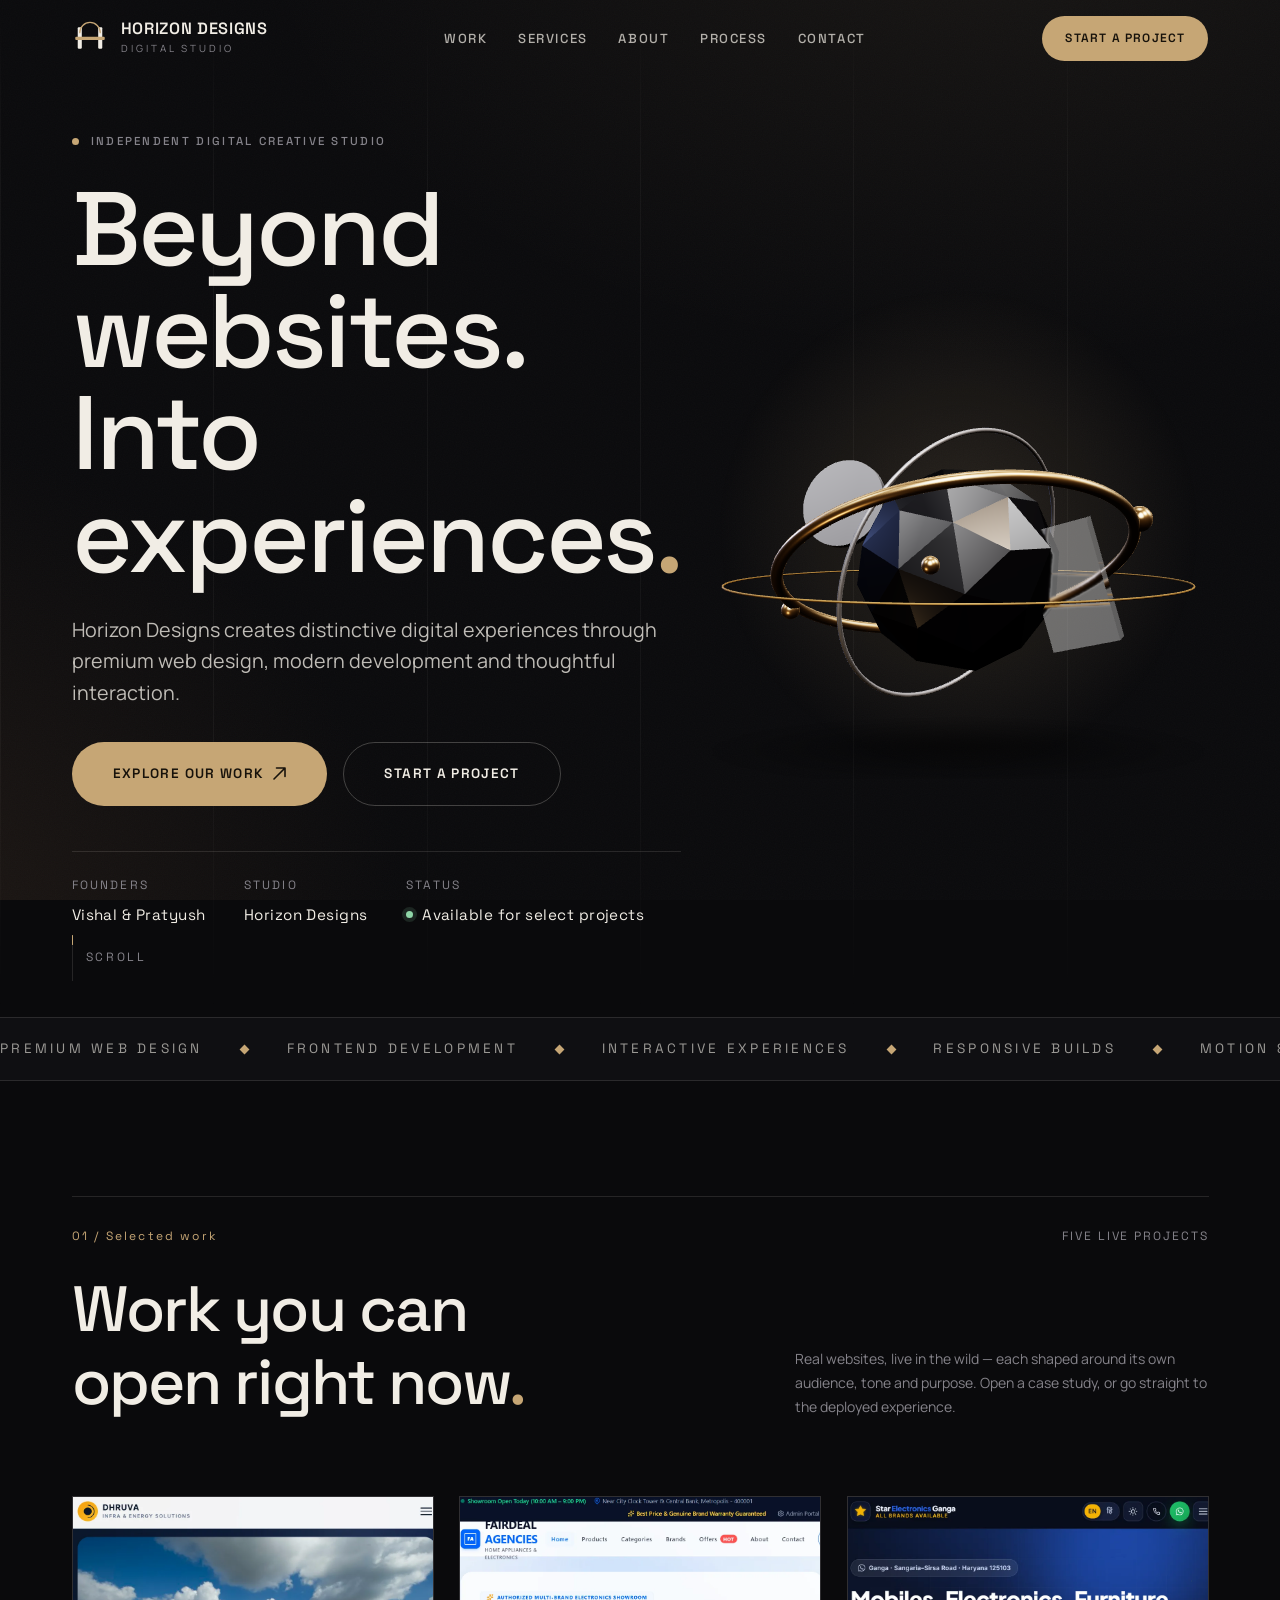
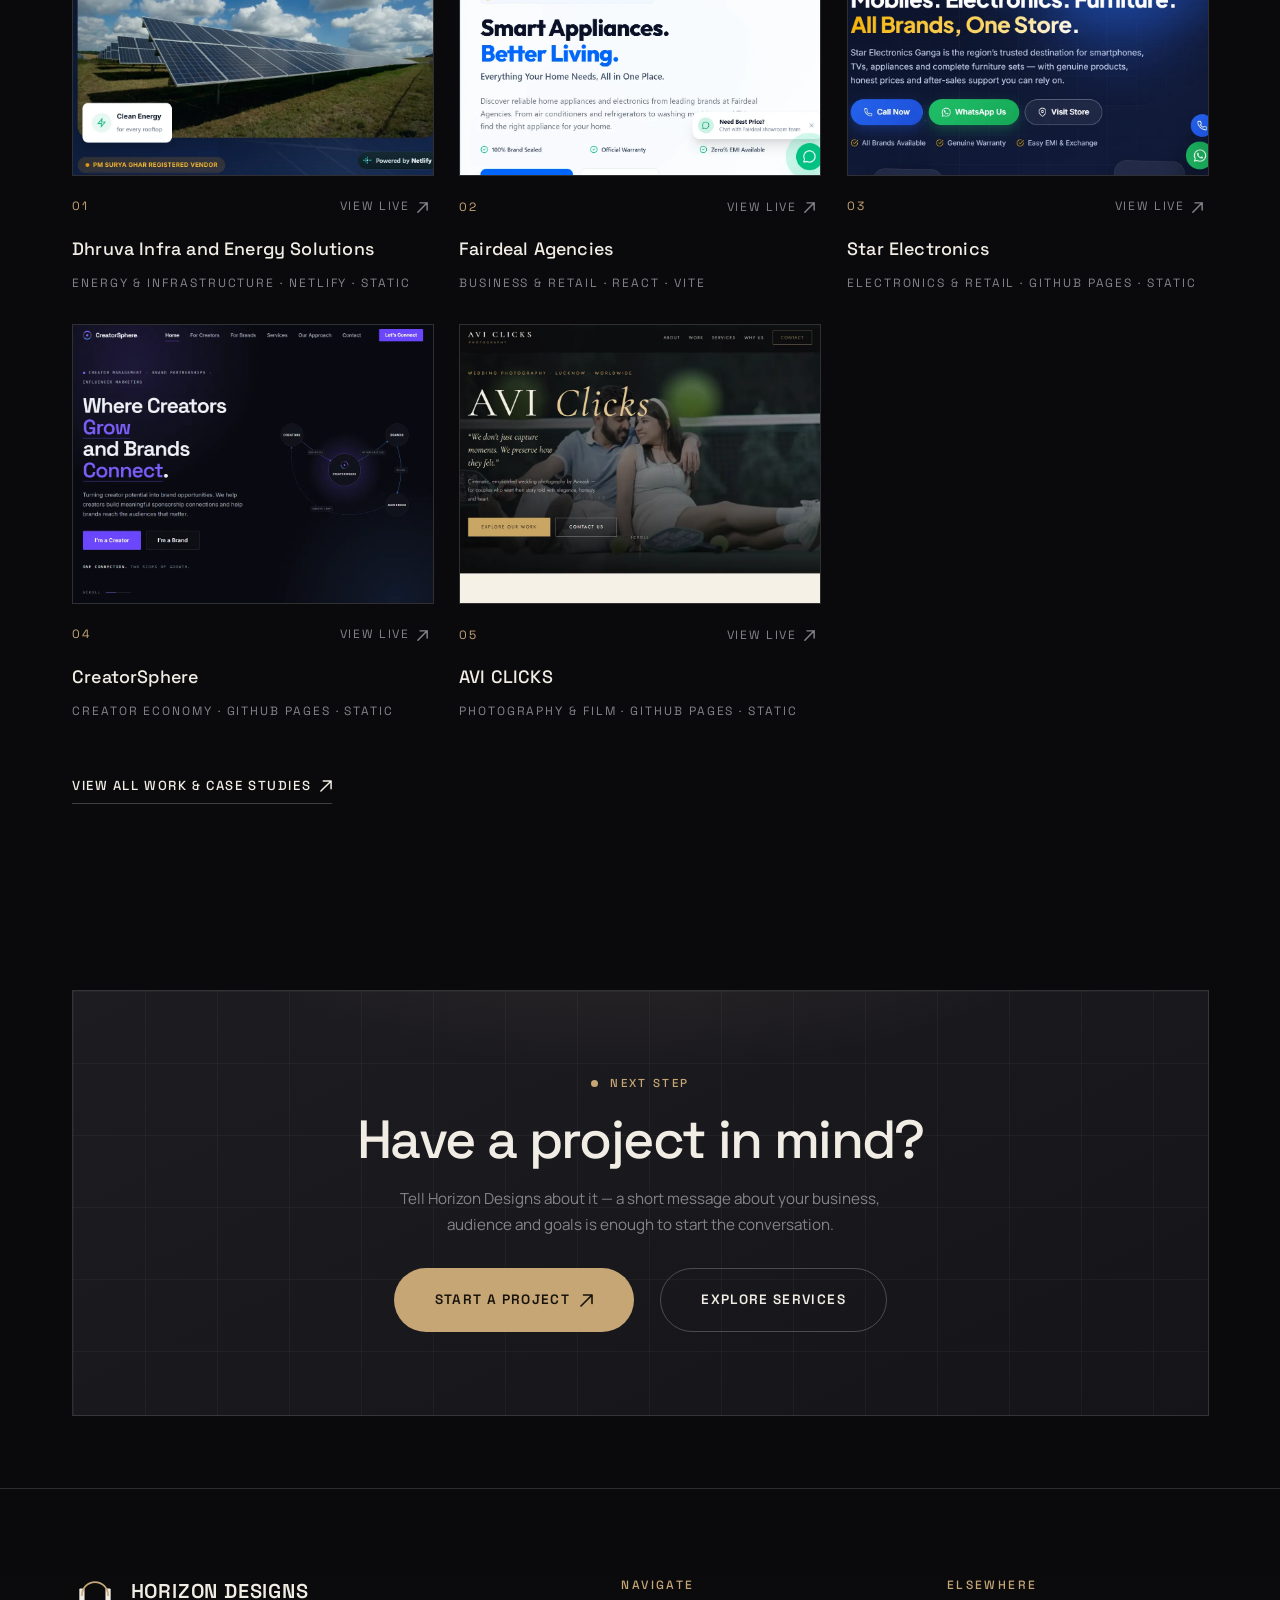
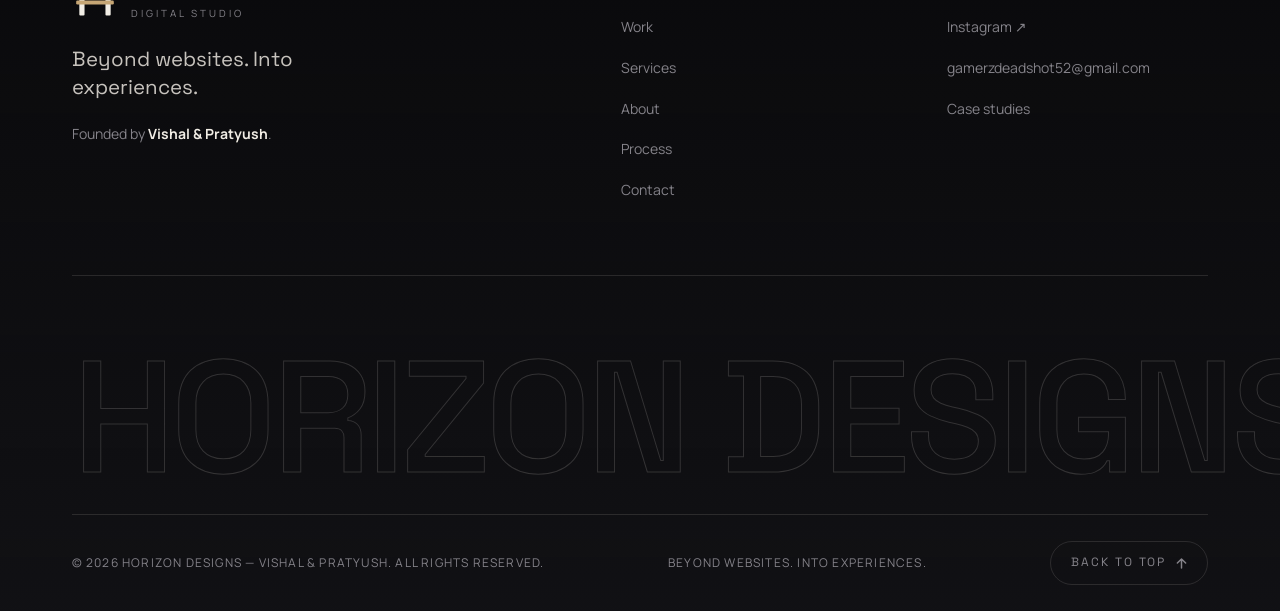
<file: index.html>
<!DOCTYPE html>
<html lang="en" class="no-js">
<head>
  <meta charset="UTF-8">
  <meta name="viewport" content="width=device-width, initial-scale=1">

  <!-- ============================================================
       HORIZON DESIGNS — Beyond websites. Into experiences.
       Independent digital creative studio by Vishal & Pratyush.
       ============================================================ -->
  <title>Horizon Designs — Beyond websites. Into experiences.</title>
  <meta name="description" content="Horizon Designs creates distinctive digital experiences through premium web design, modern development and thoughtful interaction. Founded by Vishal and Pratyush.">
  <meta name="author" content="Horizon Designs — Vishal &amp; Pratyush">
  <meta name="theme-color" content="#0A0A0C">
  <!-- Add <link rel="canonical" href="https://your-domain.com/"> once the production domain is known. -->

  <!-- Open Graph / social sharing -->
  <meta property="og:type" content="website">
  <meta property="og:site_name" content="Horizon Designs">
  <meta property="og:title" content="Horizon Designs — Beyond websites. Into experiences.">
  <meta property="og:description" content="Premium web design, modern development and thoughtful interaction. Selected work by Horizon Designs, founded by Vishal &amp; Pratyush.">
  <meta property="og:image" content="assets/images/og-cover.png">
  <meta property="og:image:alt" content="Horizon Designs — Beyond websites. Into experiences.">
  <meta name="twitter:card" content="summary_large_image">
  <meta name="twitter:title" content="Horizon Designs — Beyond websites. Into experiences.">
  <meta name="twitter:description" content="Premium web design, modern development and thoughtful interaction. Selected work by Horizon Designs.">
  <meta name="twitter:image" content="assets/images/og-cover.png">

  <!-- Icons -->
  <link rel="icon" href="assets/icons/favicon.svg" type="image/svg+xml">
  <link rel="mask-icon" href="assets/icons/favicon.svg" color="#C6A675">

  <!-- Self-hosted fonts — preloaded for fast first paint -->
  <link rel="preload" href="assets/fonts/SpaceGrotesk-var-latin.woff2" as="font" type="font/woff2" crossorigin>
  <link rel="preload" href="assets/fonts/Manrope-var-latin.woff2" as="font" type="font/woff2" crossorigin>

  <!-- Stylesheets -->
  <link rel="stylesheet" href="css/variables.css">
  <link rel="stylesheet" href="css/reset.css">
  <link rel="stylesheet" href="css/typography.css">
  <link rel="stylesheet" href="css/layout.css">
  <link rel="stylesheet" href="css/components.css">
  <link rel="stylesheet" href="css/animations.css">
  <link rel="stylesheet" href="css/responsive.css">

  <!-- Boot: swap no-js → js immediately; watchdog reverts if the bundle never boots. -->
  <script>
    (function () {
      var d = document.documentElement;
      d.classList.remove('no-js');
      setTimeout(function () {
        if (!window.__hdBooted) { d.classList.add('no-js'); d.classList.remove('js'); }
      }, 4000);
    })();
  </script>

  <!-- Three.js import map (only used by the hero, loaded lazily) -->
  <script type="importmap">
    { "imports": { "three": "./assets/vendor/three.module.min.js" } }
  </script>

  <!-- Structured data: verified information only -->
  <script type="application/ld+json">
  {
    "@context": "https://schema.org",
    "@type": "Organization",
    "name": "Horizon Designs",
    "description": "Horizon Designs creates distinctive digital experiences through premium web design, modern development and thoughtful interaction.",
    "email": "gamerzdeadshot52@gmail.com",
    "founder": [
      { "@type": "Person", "name": "Vishal" },
      { "@type": "Person", "name": "Pratyush" }
    ],
    "sameAs": ["https://www.instagram.com/horizon___designs/"]
  }
  </script>
</head>

<body>
  <a class="skip-link" href="#main">Skip to content</a>

  <!-- Ambient background -->
  <div class="ambient" aria-hidden="true"></div>

  <!-- ====================================================================
       PRELOADER (home only — interior pages load instantly)
       ==================================================================== -->
  <div class="preloader" id="preloader" aria-hidden="true">
    <div class="preloader__inner">
      <svg class="preloader__mark" viewBox="0 0 44 44" fill="none" aria-hidden="true">
        <rect x="7" y="9" width="5" height="26" rx="1" fill="#F1EDE5"/>
        <rect x="32" y="9" width="5" height="26" rx="1" fill="#F1EDE5"/>
        <path d="M9.5 15.5A12.5 12.5 0 0 1 34.5 15.5" stroke="#C6A675" stroke-width="1.6" stroke-linecap="round"/>
        <rect x="4" y="20.5" width="36" height="4" rx="1.2" fill="#C6A675"/>
      </svg>
      <span class="preloader__word">Horizon Designs</span>
      <span class="preloader__bar"><span class="preloader__progress"></span></span>
    </div>
  </div>

  <!-- ====================================================================
       HEADER / NAVIGATION
       ==================================================================== -->
  <header class="site-header" id="site-header">
    <div class="container site-header__inner">
      <a class="brand" href="index.html" aria-label="Horizon Designs Digital Studio — home">
        <svg class="brand__mark" viewBox="0 0 44 44" fill="none" aria-hidden="true">
          <rect x="7" y="9" width="5" height="26" rx="1" fill="currentColor"/>
          <rect x="32" y="9" width="5" height="26" rx="1" fill="currentColor"/>
          <path d="M9.5 15.5A12.5 12.5 0 0 1 34.5 15.5" stroke="#C6A675" stroke-width="1.6" stroke-linecap="round"/>
          <rect x="4" y="20.5" width="36" height="4" rx="1.2" fill="#C6A675"/>
        </svg>
        <span>
          <span class="brand__name">Horizon Designs</span>
          <span class="brand__sub">Digital Studio</span>
        </span>
      </a>

      <nav class="nav-desktop" aria-label="Primary">
        <a class="nav-link" href="work.html">Work</a>
        <a class="nav-link" href="services.html">Services</a>
        <a class="nav-link" href="about.html">About</a>
        <a class="nav-link" href="process.html">Process</a>
        <a class="nav-link" href="contact.html">Contact</a>
      </nav>

      <div class="site-header__actions">
        <a class="btn btn--primary btn--sm" href="contact.html">Start a Project</a>
        <button class="nav-toggle" type="button" aria-expanded="false" aria-controls="mobile-menu" aria-label="Open menu">
          <span class="nav-toggle__lines" aria-hidden="true"><span></span><span></span></span>
        </button>
      </div>
    </div>

    <!-- Mobile menu -->
    <div class="mobile-menu" id="mobile-menu" aria-hidden="true">
      <nav class="container mobile-menu__inner" aria-label="Mobile">
        <ul class="mobile-menu__list">
          <li><a class="mobile-menu__link" href="work.html" style="--mm-delay: 60ms">Work</a></li>
          <li><a class="mobile-menu__link" href="services.html" style="--mm-delay: 120ms">Services</a></li>
          <li><a class="mobile-menu__link" href="about.html" style="--mm-delay: 180ms">About</a></li>
          <li><a class="mobile-menu__link" href="process.html" style="--mm-delay: 240ms">Process</a></li>
          <li><a class="mobile-menu__link" href="contact.html" style="--mm-delay: 300ms">Contact</a></li>
        </ul>
        <div class="mobile-menu__foot">
          <a class="btn btn--primary" href="contact.html" style="margin-bottom: 6px;">Start a Project</a>
          <a href="mailto:gamerzdeadshot52@gmail.com">gamerzdeadshot52@gmail.com</a>
          <a href="https://www.instagram.com/horizon___designs/" target="_blank" rel="noopener noreferrer">Instagram — horizon___designs</a>
        </div>
      </nav>
    </div>
  </header>

  <main id="main">

    <!-- ==================================================================
         HERO
         ================================================================== -->
    <section class="hero" id="top" aria-labelledby="hero-title">
      <div class="container hero__grid">

        <div class="hero__copy">
          <p class="eyebrow" data-hero-item style="--hero-delay: 900ms">Independent digital creative studio</p>

          <h1 class="hero-title" id="hero-title">
            <span class="line-mask" style="--line-delay: 760ms"><span>Beyond websites.</span></span>
            <span class="line-mask" style="--line-delay: 880ms"><span>Into experiences<span class="accent">.</span></span></span>
          </h1>

          <p class="lead hero__lead" data-hero-item style="--hero-delay: 1060ms">
            Horizon Designs creates distinctive digital experiences through premium web design,
            modern development and thoughtful interaction.
          </p>

          <div class="hero__ctas" data-hero-item style="--hero-delay: 1180ms">
            <a class="btn btn--primary btn--lg" href="work.html">
              Explore Our Work
              <span class="btn__arrow" aria-hidden="true">
                <svg width="13" height="13" viewBox="0 0 13 13" fill="none"><path d="M1 12L12 1M12 1H3.5M12 1v8.5" stroke="currentColor" stroke-width="1.6" stroke-linecap="round" stroke-linejoin="round"/></svg>
              </span>
            </a>
            <a class="btn btn--ghost btn--lg" href="contact.html">Start a Project</a>
          </div>

          <dl class="hero__meta" data-hero-item style="--hero-delay: 1300ms">
            <div class="hero__meta-item">
              <dt>Founders</dt>
              <dd>Vishal &amp; Pratyush</dd>
            </div>
            <div class="hero__meta-item">
              <dt>Studio</dt>
              <dd>Horizon Designs</dd>
            </div>
            <div class="hero__meta-item">
              <dt>Status</dt>
              <dd class="availability">
                <span class="availability-dot" aria-hidden="true"></span>
                Available for select projects
              </dd>
            </div>
          </dl>
        </div>

        <div class="hero__visual" data-hero-item style="--hero-delay: 480ms">
          <div class="hero__glow" aria-hidden="true"></div>

          <!-- 3D sculpture — enhanced progressively via Three.js -->
          <canvas id="hero-canvas" aria-hidden="true"></canvas>

          <!-- CSS sculpture fallback (no WebGL / JS failure / static reveal) -->
          <div class="hero-fallback" aria-hidden="true">
            <div class="hero-fallback__stage">
              <span class="hero-fallback__ring"></span>
              <span class="hero-fallback__ring"></span>
              <span class="hero-fallback__ring"></span>
              <span class="hero-fallback__core"></span>
            </div>
          </div>

          <p class="visually-hidden">
            An abstract sculpture of brushed metal and bronze rings around a dark faceted core,
            with a translucent glass slab — the Horizon Designs visual signature.
          </p>
        </div>
      </div>

      <div class="scroll-cue" aria-hidden="true">
        <span class="scroll-cue__rail"><span class="scroll-cue__dot"></span></span>
        <span>Scroll</span>
      </div>
    </section>

    <!-- ==================================================================
         CAPABILITY MARQUEE
         ================================================================== -->
    <div class="marquee" aria-hidden="true">
      <div class="marquee__track">
        <div class="marquee__group">
          <span class="marquee__item">Premium Web Design</span>
          <span class="marquee__item">Frontend Development</span>
          <span class="marquee__item">Interactive Experiences</span>
          <span class="marquee__item">Responsive Builds</span>
          <span class="marquee__item">Motion &amp; Interaction</span>
          <span class="marquee__item">Deployment &amp; Optimization</span>
        </div>
        <div class="marquee__group">
          <span class="marquee__item">Premium Web Design</span>
          <span class="marquee__item">Frontend Development</span>
          <span class="marquee__item">Interactive Experiences</span>
          <span class="marquee__item">Responsive Builds</span>
          <span class="marquee__item">Motion &amp; Interaction</span>
          <span class="marquee__item">Deployment &amp; Optimization</span>
        </div>
      </div>
    </div>

    <!-- ==================================================================
         SELECTED WORK (teaser — full showcase on the Work page)
         ================================================================== -->
    <section class="section" id="work" aria-labelledby="work-title">
      <div class="container">
        <header class="section-head" data-reveal>
          <div class="section-head__top">
            <span class="index-label">01 / Selected work</span>
            <span class="meta-text">Five live projects</span>
          </div>
          <div class="section-head__grid">
            <h2 class="section-title" id="work-title">Work you can open right now<span class="dot-accent"></span></h2>
            <p class="section-head__intro">
              Real websites, live in the wild — each shaped around its own audience, tone and
              purpose. Open a case study, or go straight to the deployed experience.
            </p>
          </div>
        </header>

        <div class="work-teaser">

          <article class="teaser-card" data-reveal>
            <a class="teaser-card__media" href="projects/dhruva-infra.html"
               aria-label="Open the Dhruva Infra and Energy Solutions case study">
              <img src="assets/images/dhruva-infra.webp" loading="lazy"
                   width="1090" height="830" decoding="async"
                   alt="Screenshot of the Dhruva Infra and Energy Solutions website homepage showing a solar panel field hero image">
            </a>
            <div class="teaser-card__top">
              <span class="index-label">01</span>
              <a class="teaser-card__live" href="https://vermillion-crepe-007be0.netlify.app/" target="_blank" rel="noopener noreferrer">
                View live
                <svg width="11" height="11" viewBox="0 0 13 13" fill="none" aria-hidden="true"><path d="M1 12L12 1M12 1H3.5M12 1v8.5" stroke="currentColor" stroke-width="1.7" stroke-linecap="round" stroke-linejoin="round"/></svg>
              </a>
            </div>
            <h3 class="teaser-card__title">
              <a href="projects/dhruva-infra.html">Dhruva Infra and Energy Solutions</a>
            </h3>
            <p class="teaser-card__cat meta-text">Energy &amp; Infrastructure · Netlify · Static</p>
          </article>

          <article class="teaser-card" data-reveal style="--reveal-delay: 70ms">
            <a class="teaser-card__media" href="projects/fairdeal-agencies.html"
               aria-label="Open the Fairdeal Agencies case study">
              <img src="assets/images/fairdeal-agencies.webp" loading="lazy"
                   width="1101" height="819" decoding="async"
                   alt="Screenshot of the Fairdeal Agencies website homepage with the headline Smart Appliances. Better Living.">
            </a>
            <div class="teaser-card__top">
              <span class="index-label">02</span>
              <a class="teaser-card__live" href="https://fairdeal-agencies.ai.studio/" target="_blank" rel="noopener noreferrer">
                View live
                <svg width="11" height="11" viewBox="0 0 13 13" fill="none" aria-hidden="true"><path d="M1 12L12 1M12 1H3.5M12 1v8.5" stroke="currentColor" stroke-width="1.7" stroke-linecap="round" stroke-linejoin="round"/></svg>
              </a>
            </div>
            <h3 class="teaser-card__title">
              <a href="projects/fairdeal-agencies.html">Fairdeal Agencies</a>
            </h3>
            <p class="teaser-card__cat meta-text">Business &amp; Retail · React · Vite</p>
          </article>

          <article class="teaser-card" data-reveal style="--reveal-delay: 140ms">
            <a class="teaser-card__media" href="projects/star-electronics.html"
               aria-label="Open the Star Electronics case study">
              <img src="assets/images/star-electronics.webp" loading="lazy"
                   width="1090" height="830" decoding="async"
                   alt="Screenshot of the Star Electronics website homepage with the headline Mobiles. Electronics. Furniture. All Brands, One Store.">
            </a>
            <div class="teaser-card__top">
              <span class="index-label">03</span>
              <a class="teaser-card__live" href="https://gamerzdeadshot52-beep.github.io/Star-electronics-4/" target="_blank" rel="noopener noreferrer">
                View live
                <svg width="11" height="11" viewBox="0 0 13 13" fill="none" aria-hidden="true"><path d="M1 12L12 1M12 1H3.5M12 1v8.5" stroke="currentColor" stroke-width="1.7" stroke-linecap="round" stroke-linejoin="round"/></svg>
              </a>
            </div>
            <h3 class="teaser-card__title">
              <a href="projects/star-electronics.html">Star Electronics</a>
            </h3>
            <p class="teaser-card__cat meta-text">Electronics &amp; Retail · GitHub Pages · Static</p>
          </article>

          <article class="teaser-card" data-reveal style="--reveal-delay: 210ms">
            <a class="teaser-card__media" href="projects/creator-sphere.html"
               aria-label="Open the CreatorSphere case study">
              <img src="assets/images/creator-sphere.webp" loading="lazy"
                   width="1090" height="830" decoding="async"
                   alt="Screenshot of the CreatorSphere website homepage with the headline Where Creators Grow and Brands Connect beside a creator-brand growth-loop diagram">
            </a>
            <div class="teaser-card__top">
              <span class="index-label">04</span>
              <a class="teaser-card__live" href="https://gamerzdeadshot52-beep.github.io/Creator-sphere/" target="_blank" rel="noopener noreferrer">
                View live
                <svg width="11" height="11" viewBox="0 0 13 13" fill="none" aria-hidden="true"><path d="M1 12L12 1M12 1H3.5M12 1v8.5" stroke="currentColor" stroke-width="1.7" stroke-linecap="round" stroke-linejoin="round"/></svg>
              </a>
            </div>
            <h3 class="teaser-card__title">
              <a href="projects/creator-sphere.html">CreatorSphere</a>
            </h3>
            <p class="teaser-card__cat meta-text">Creator Economy · GitHub Pages · Static</p>
          </article>

          <article class="teaser-card" data-reveal style="--reveal-delay: 280ms">
            <a class="teaser-card__media" href="projects/aviclicks.html"
               aria-label="Open the AVI CLICKS case study">
              <img src="assets/images/aviclicks.webp" loading="lazy"
                   width="1090" height="830" decoding="async"
                   alt="Screenshot of the AVI CLICKS website homepage with the headline AVI Clicks over a wedding portrait and the quote We don’t just capture moments. We preserve how they felt.">
            </a>
            <div class="teaser-card__top">
              <span class="index-label">05</span>
              <a class="teaser-card__live" href="https://gamerzdeadshot52-beep.github.io/Aviclicks/#portfolio" target="_blank" rel="noopener noreferrer">
                View live
                <svg width="11" height="11" viewBox="0 0 13 13" fill="none" aria-hidden="true"><path d="M1 12L12 1M12 1H3.5M12 1v8.5" stroke="currentColor" stroke-width="1.7" stroke-linecap="round" stroke-linejoin="round"/></svg>
              </a>
            </div>
            <h3 class="teaser-card__title">
              <a href="projects/aviclicks.html">AVI CLICKS</a>
            </h3>
            <p class="teaser-card__cat meta-text">Photography &amp; Film · GitHub Pages · Static</p>
          </article>

        </div>

        <p style="margin-top: clamp(30px, 4vw, 48px);" data-reveal>
          <a class="link-arrow" href="work.html">
            View all work &amp; case studies
            <svg width="12" height="12" viewBox="0 0 13 13" fill="none" aria-hidden="true"><path d="M1 12L12 1M12 1H3.5M12 1v8.5" stroke="currentColor" stroke-width="1.6" stroke-linecap="round" stroke-linejoin="round"/></svg>
          </a>
        </p>
      </div>
    </section>

    <!-- ==================================================================
         CTA BAND
         ================================================================== -->
    <section class="section section--tight" aria-label="Start a project">
      <div class="container">
        <div class="cta-band" data-reveal>
          <p class="eyebrow">Next step</p>
          <h2 class="cta-band__title">Have a project in mind?</h2>
          <p class="cta-band__lead">
            Tell Horizon Designs about it — a short message about your business, audience and
            goals is enough to start the conversation.
          </p>
          <div class="cta-band__actions">
            <a class="btn btn--primary btn--lg" href="contact.html">
              Start a Project
              <span class="btn__arrow" aria-hidden="true">
                <svg width="13" height="13" viewBox="0 0 13 13" fill="none"><path d="M1 12L12 1M12 1H3.5M12 1v8.5" stroke="currentColor" stroke-width="1.6" stroke-linecap="round" stroke-linejoin="round"/></svg>
              </span>
            </a>
            <a class="btn btn--ghost btn--lg" href="services.html">Explore Services</a>
          </div>
        </div>
      </div>
    </section>

  </main>

  <!-- ====================================================================
       FOOTER
       ==================================================================== -->
  <footer class="site-footer">
    <div class="container">
      <div class="footer__top">
        <div class="footer__brand">
          <a class="brand brand--footer" href="index.html" aria-label="Horizon Designs Digital Studio — home">
            <svg class="brand__mark" viewBox="0 0 44 44" fill="none" aria-hidden="true">
              <rect x="7" y="9" width="5" height="26" rx="1" fill="currentColor"/>
              <rect x="32" y="9" width="5" height="26" rx="1" fill="currentColor"/>
              <path d="M9.5 15.5A12.5 12.5 0 0 1 34.5 15.5" stroke="#C6A675" stroke-width="1.6" stroke-linecap="round"/>
              <rect x="4" y="20.5" width="36" height="4" rx="1.2" fill="#C6A675"/>
            </svg>
            <span>
              <span class="brand__name">Horizon Designs</span>
              <span class="brand__sub">Digital Studio</span>
            </span>
          </a>
          <p class="footer__tagline">Beyond websites. Into experiences.</p>
          <p class="muted" style="font-size: var(--fs-small);">
            Founded by <strong style="color: var(--c-ivory);">Vishal &amp; Pratyush</strong>.
          </p>
        </div>

        <nav aria-label="Footer">
          <h2 class="footer__col-title">Navigate</h2>
          <ul class="footer__links">
            <li><a href="work.html">Work</a></li>
            <li><a href="services.html">Services</a></li>
            <li><a href="about.html">About</a></li>
            <li><a href="process.html">Process</a></li>
            <li><a href="contact.html">Contact</a></li>
          </ul>
        </nav>

        <div>
          <h2 class="footer__col-title">Elsewhere</h2>
          <ul class="footer__links">
            <li><a href="https://www.instagram.com/horizon___designs/" target="_blank" rel="noopener noreferrer">Instagram ↗</a></li>
            <li><a href="mailto:gamerzdeadshot52@gmail.com">gamerzdeadshot52@gmail.com</a></li>
            <li><a href="work.html">Case studies</a></li>
          </ul>
        </div>
      </div>

      <p class="footer__wordmark" aria-hidden="true">Horizon Designs</p>

      <div class="footer__bottom">
        <span>© <span id="year">2026</span> Horizon Designs — Vishal &amp; Pratyush. All rights reserved.</span>
        <span>Beyond websites. Into experiences.</span>
        <a class="back-to-top" href="#top">
          Back to top
          <svg width="11" height="11" viewBox="0 0 12 12" fill="none" aria-hidden="true"><path d="M6 11V1M1.5 5.5 6 1l4.5 4.5" stroke="currentColor" stroke-width="1.6" stroke-linecap="round" stroke-linejoin="round"/></svg>
        </a>
      </div>
    </div>
  </footer>

  <script type="module" src="js/main.js"></script>
</body>
</html>
</file>
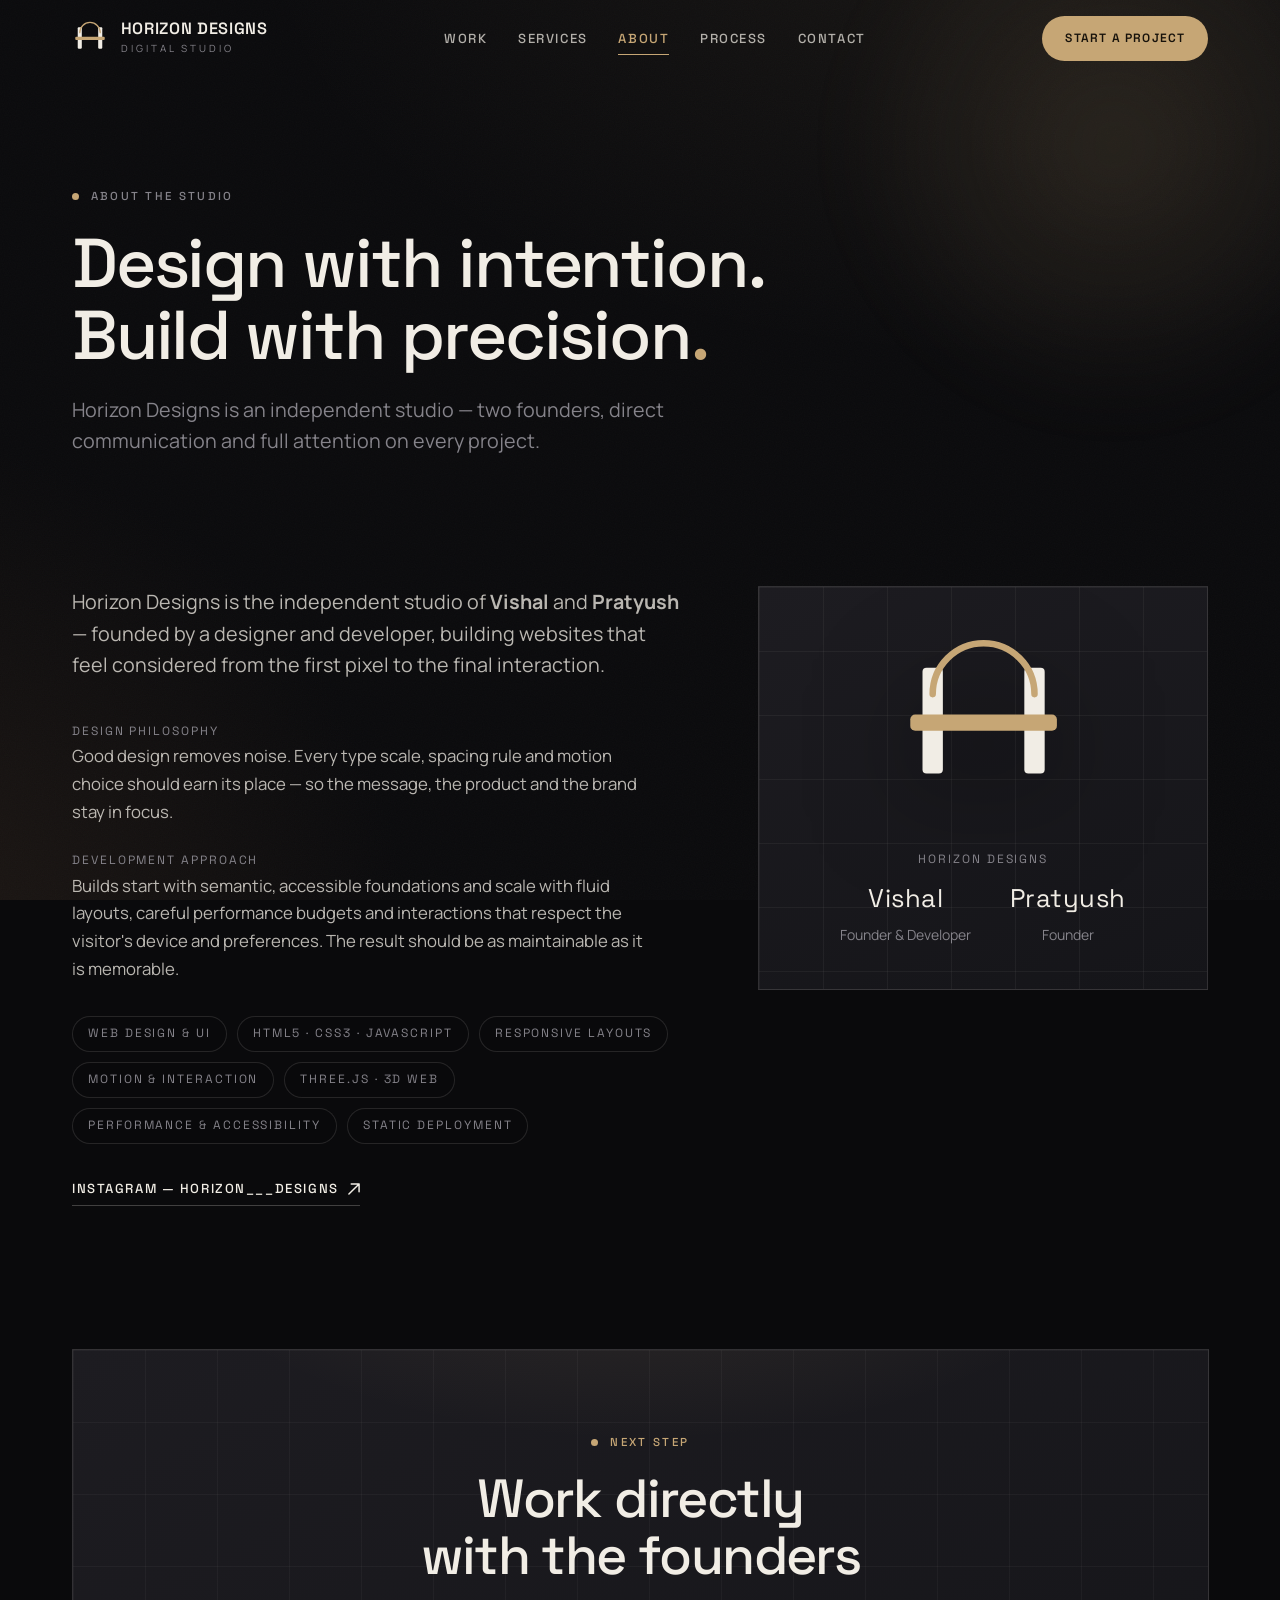
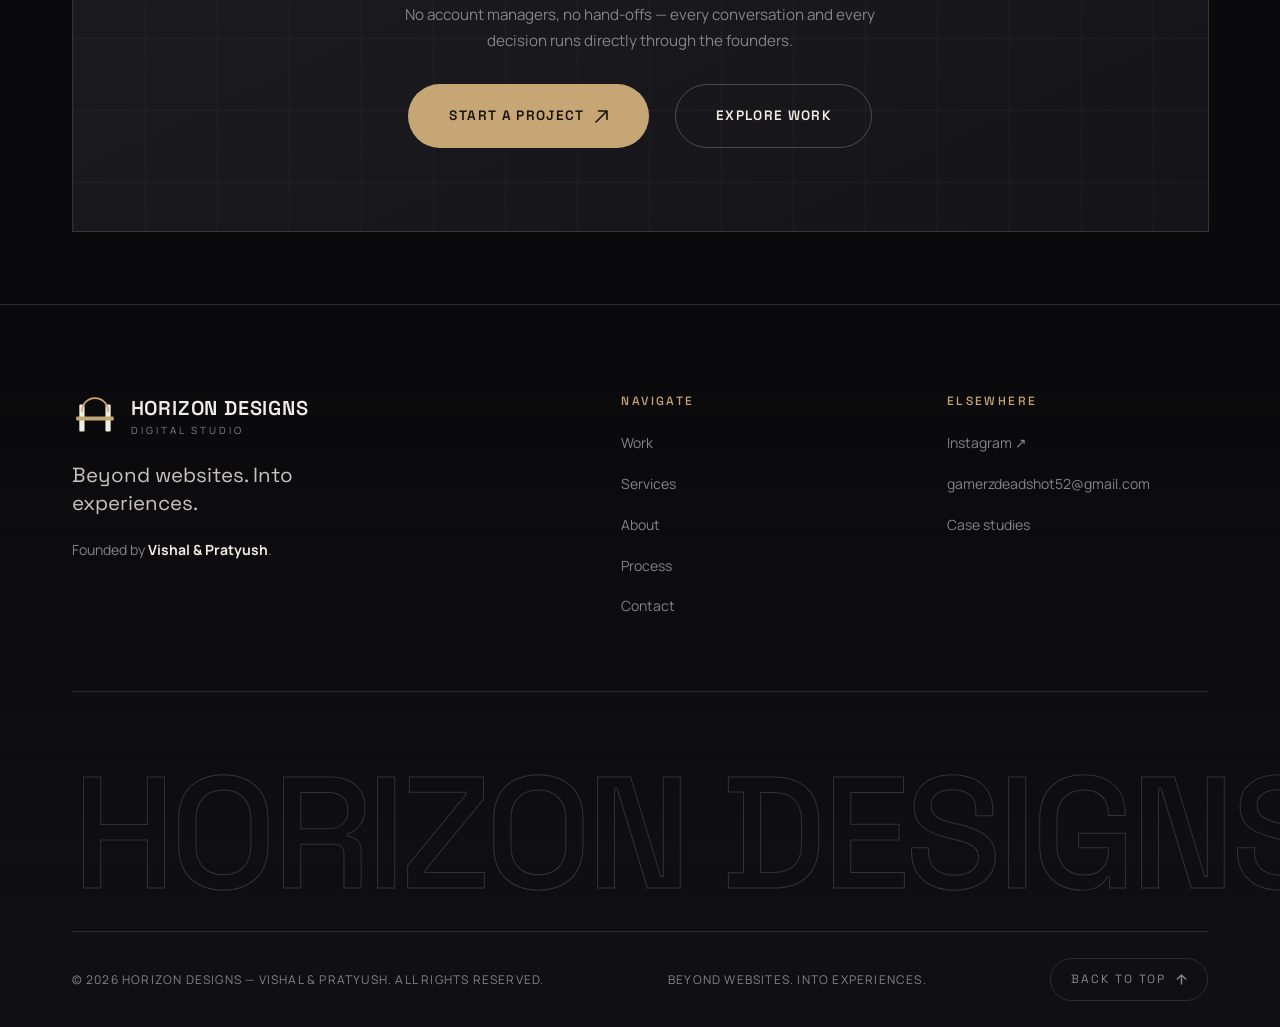
<file: about.html>
<!DOCTYPE html>
<html lang="en" class="no-js">
<head>
  <meta charset="UTF-8">
  <meta name="viewport" content="width=device-width, initial-scale=1">
  <title>About — Horizon Designs</title>
  <meta name="description" content="Horizon Designs is the independent studio of Vishal and Pratyush — founded by a designer and developer, building websites that feel considered from the first pixel to the final interaction.">
  <meta name="author" content="Horizon Designs — Vishal &amp; Pratyush">
  <meta name="theme-color" content="#0A0A0C">
  <!-- Add <link rel="canonical" href="https://your-domain.com/about.html" once the production domain is known. -->

  <meta property="og:type" content="website">
  <meta property="og:site_name" content="Horizon Designs">
  <meta property="og:title" content="About — Horizon Designs">
  <meta property="og:description" content="Design with intention. Build with precision. The independent studio of Vishal and Pratyush.">
  <meta property="og:image" content="assets/images/og-cover.png">
  <meta name="twitter:card" content="summary_large_image">

  <link rel="icon" href="assets/icons/favicon.svg" type="image/svg+xml">
  <link rel="mask-icon" href="assets/icons/favicon.svg" color="#C6A675">
  <link rel="preload" href="assets/fonts/SpaceGrotesk-var-latin.woff2" as="font" type="font/woff2" crossorigin>
  <link rel="preload" href="assets/fonts/Manrope-var-latin.woff2" as="font" type="font/woff2" crossorigin>

  <link rel="stylesheet" href="css/variables.css">
  <link rel="stylesheet" href="css/reset.css">
  <link rel="stylesheet" href="css/typography.css">
  <link rel="stylesheet" href="css/layout.css">
  <link rel="stylesheet" href="css/components.css">
  <link rel="stylesheet" href="css/animations.css">
  <link rel="stylesheet" href="css/responsive.css">

  <script>
    (function () {
      var d = document.documentElement;
      d.classList.remove('no-js');
      setTimeout(function () {
        if (!window.__hdBooted) { d.classList.add('no-js'); d.classList.remove('js'); }
      }, 4000);
    })();
  </script>
</head>

<body>
  <a class="skip-link" href="#main">Skip to content</a>
  <div class="ambient" aria-hidden="true"></div>

  <!-- Header -->
  <header class="site-header" id="site-header">
    <div class="container site-header__inner">
      <a class="brand" href="index.html" aria-label="Horizon Designs Digital Studio — home">
        <svg class="brand__mark" viewBox="0 0 44 44" fill="none" aria-hidden="true">
          <rect x="7" y="9" width="5" height="26" rx="1" fill="currentColor"/>
          <rect x="32" y="9" width="5" height="26" rx="1" fill="currentColor"/>
          <path d="M9.5 15.5A12.5 12.5 0 0 1 34.5 15.5" stroke="#C6A675" stroke-width="1.6" stroke-linecap="round"/>
          <rect x="4" y="20.5" width="36" height="4" rx="1.2" fill="#C6A675"/>
        </svg>
        <span>
          <span class="brand__name">Horizon Designs</span>
          <span class="brand__sub">Digital Studio</span>
        </span>
      </a>

      <nav class="nav-desktop" aria-label="Primary">
        <a class="nav-link" href="work.html">Work</a>
        <a class="nav-link" href="services.html">Services</a>
        <a class="nav-link is-active" href="about.html" aria-current="page">About</a>
        <a class="nav-link" href="process.html">Process</a>
        <a class="nav-link" href="contact.html">Contact</a>
      </nav>

      <div class="site-header__actions">
        <a class="btn btn--primary btn--sm" href="contact.html">Start a Project</a>
        <button class="nav-toggle" type="button" aria-expanded="false" aria-controls="mobile-menu" aria-label="Open menu">
          <span class="nav-toggle__lines" aria-hidden="true"><span></span><span></span></span>
        </button>
      </div>
    </div>

    <div class="mobile-menu" id="mobile-menu" aria-hidden="true">
      <nav class="container mobile-menu__inner" aria-label="Mobile">
        <ul class="mobile-menu__list">
          <li><a class="mobile-menu__link" href="work.html" style="--mm-delay: 60ms">Work</a></li>
          <li><a class="mobile-menu__link" href="services.html" style="--mm-delay: 120ms">Services</a></li>
          <li><a class="mobile-menu__link" href="about.html" style="--mm-delay: 180ms">About</a></li>
          <li><a class="mobile-menu__link" href="process.html" style="--mm-delay: 240ms">Process</a></li>
          <li><a class="mobile-menu__link" href="contact.html" style="--mm-delay: 300ms">Contact</a></li>
        </ul>
        <div class="mobile-menu__foot">
          <a class="btn btn--primary" href="contact.html" style="margin-bottom: 6px;">Start a Project</a>
          <a href="mailto:gamerzdeadshot52@gmail.com">gamerzdeadshot52@gmail.com</a>
          <a href="https://www.instagram.com/horizon___designs/" target="_blank" rel="noopener noreferrer">Instagram — horizon___designs</a>
        </div>
      </nav>
    </div>
  </header>

  <main id="main">

    <!-- Page hero -->
    <section class="page-hero" id="top" aria-labelledby="page-title">
      <div class="container">
        <p class="eyebrow" data-page-item style="--pd: 60ms">About the studio</p>
        <h1 class="page-hero__title" id="page-title" data-page-item style="--pd: 140ms">
          Design with intention. Build with precision<span class="dot-accent"></span>
        </h1>
        <p class="lead page-hero__lead" data-page-item style="--pd: 240ms">
          Horizon Designs is an independent studio — two founders, direct communication and
          full attention on every project.
        </p>
      </div>
    </section>

    <!-- About content -->
    <section class="section section--tight" aria-label="About Horizon Designs">
      <div class="container">
        <div class="about__grid">
          <div class="about__copy" data-reveal>
            <p class="about__prose lead">
              Horizon Designs is the independent studio of <strong>Vishal</strong> and
              <strong>Pratyush</strong> — founded by a designer and developer, building websites
              that feel considered from the first pixel to the final interaction.
            </p>

            <div class="prose about__prose">
              <p>
                <span class="meta-text">Design philosophy</span><br>
                Good design removes noise. Every type scale, spacing rule and motion choice should
                earn its place — so the message, the product and the brand stay in focus.
              </p>
              <p>
                <span class="meta-text">Development approach</span><br>
                Builds start with semantic, accessible foundations and scale with fluid layouts,
                careful performance budgets and interactions that respect the visitor's device and
                preferences. The result should be as maintainable as it is memorable.
              </p>
            </div>

            <div class="about__skills" aria-label="Capabilities">
              <span class="chip">Web Design &amp; UI</span>
              <span class="chip">HTML5 · CSS3 · JavaScript</span>
              <span class="chip">Responsive Layouts</span>
              <span class="chip">Motion &amp; Interaction</span>
              <span class="chip">Three.js · 3D Web</span>
              <span class="chip">Performance &amp; Accessibility</span>
              <span class="chip">Static Deployment</span>
            </div>

            <a class="link-arrow" href="https://www.instagram.com/horizon___designs/" target="_blank" rel="noopener noreferrer">
              Instagram — horizon___designs
              <svg width="12" height="12" viewBox="0 0 13 13" fill="none" aria-hidden="true"><path d="M1 12L12 1M12 1H3.5M12 1v8.5" stroke="currentColor" stroke-width="1.6" stroke-linecap="round" stroke-linejoin="round"/></svg>
            </a>
          </div>

          <aside class="about__panel" data-reveal="right" aria-label="About the founders">
            <svg class="about__panel-mark" viewBox="0 0 44 44" fill="none" aria-hidden="true" style="color: #F1EDE5;">
              <rect x="7" y="9" width="5" height="26" rx="1" fill="currentColor"/>
              <rect x="32" y="9" width="5" height="26" rx="1" fill="currentColor"/>
              <path d="M9.5 15.5A12.5 12.5 0 0 1 34.5 15.5" stroke="#C6A675" stroke-width="1.6" stroke-linecap="round"/>
              <rect x="4" y="20.5" width="36" height="4" rx="1.2" fill="#C6A675"/>
            </svg>
            <div class="about__panel-caption">
              <span class="meta-text">Horizon Designs</span>
              <div style="display: flex; flex-wrap: wrap; gap: clamp(20px, 3vw, 40px);">
                <span style="display: flex; flex-direction: column; gap: 4px;">
                  <span class="about__panel-name">Vishal</span>
                  <span class="muted" style="font-size: var(--fs-small);">Founder &amp; Developer</span>
                </span>
                <span style="display: flex; flex-direction: column; gap: 4px;">
                  <span class="about__panel-name">Pratyush</span>
                  <span class="muted" style="font-size: var(--fs-small);">Founder</span>
                </span>
              </div>
            </div>
          </aside>
        </div>
      </div>
    </section>

    <!-- CTA band -->
    <section class="section section--tight" aria-label="Start a project">
      <div class="container">
        <div class="cta-band" data-reveal>
          <p class="eyebrow">Next step</p>
          <h2 class="cta-band__title">Work directly with the founders</h2>
          <p class="cta-band__lead">
            No account managers, no hand-offs — every conversation and every decision runs
            directly through the founders.
          </p>
          <div class="cta-band__actions">
            <a class="btn btn--primary btn--lg" href="contact.html">
              Start a Project
              <span class="btn__arrow" aria-hidden="true">
                <svg width="13" height="13" viewBox="0 0 13 13" fill="none"><path d="M1 12L12 1M12 1H3.5M12 1v8.5" stroke="currentColor" stroke-width="1.6" stroke-linecap="round" stroke-linejoin="round"/></svg>
              </span>
            </a>
            <a class="btn btn--ghost btn--lg" href="work.html">Explore Work</a>
          </div>
        </div>
      </div>
    </section>

  </main>

  <!-- Footer -->
  <footer class="site-footer">
    <div class="container">
      <div class="footer__top">
        <div class="footer__brand">
          <a class="brand brand--footer" href="index.html" aria-label="Horizon Designs Digital Studio — home">
            <svg class="brand__mark" viewBox="0 0 44 44" fill="none" aria-hidden="true">
              <rect x="7" y="9" width="5" height="26" rx="1" fill="currentColor"/>
              <rect x="32" y="9" width="5" height="26" rx="1" fill="currentColor"/>
              <path d="M9.5 15.5A12.5 12.5 0 0 1 34.5 15.5" stroke="#C6A675" stroke-width="1.6" stroke-linecap="round"/>
              <rect x="4" y="20.5" width="36" height="4" rx="1.2" fill="#C6A675"/>
            </svg>
            <span>
              <span class="brand__name">Horizon Designs</span>
              <span class="brand__sub">Digital Studio</span>
            </span>
          </a>
          <p class="footer__tagline">Beyond websites. Into experiences.</p>
          <p class="muted" style="font-size: var(--fs-small);">
            Founded by <strong style="color: var(--c-ivory);">Vishal &amp; Pratyush</strong>.
          </p>
        </div>

        <nav aria-label="Footer">
          <h2 class="footer__col-title">Navigate</h2>
          <ul class="footer__links">
            <li><a href="work.html">Work</a></li>
            <li><a href="services.html">Services</a></li>
            <li><a href="about.html">About</a></li>
            <li><a href="process.html">Process</a></li>
            <li><a href="contact.html">Contact</a></li>
          </ul>
        </nav>

        <div>
          <h2 class="footer__col-title">Elsewhere</h2>
          <ul class="footer__links">
            <li><a href="https://www.instagram.com/horizon___designs/" target="_blank" rel="noopener noreferrer">Instagram ↗</a></li>
            <li><a href="mailto:gamerzdeadshot52@gmail.com">gamerzdeadshot52@gmail.com</a></li>
            <li><a href="work.html">Case studies</a></li>
          </ul>
        </div>
      </div>

      <p class="footer__wordmark" aria-hidden="true">Horizon Designs</p>

      <div class="footer__bottom">
        <span>© <span id="year">2026</span> Horizon Designs — Vishal &amp; Pratyush. All rights reserved.</span>
        <span>Beyond websites. Into experiences.</span>
        <a class="back-to-top" href="#top">
          Back to top
          <svg width="11" height="11" viewBox="0 0 12 12" fill="none" aria-hidden="true"><path d="M6 11V1M1.5 5.5 6 1l4.5 4.5" stroke="currentColor" stroke-width="1.6" stroke-linecap="round" stroke-linejoin="round"/></svg>
        </a>
      </div>
    </div>
  </footer>

  <script type="module" src="js/main.js"></script>
</body>
</html>
</file>
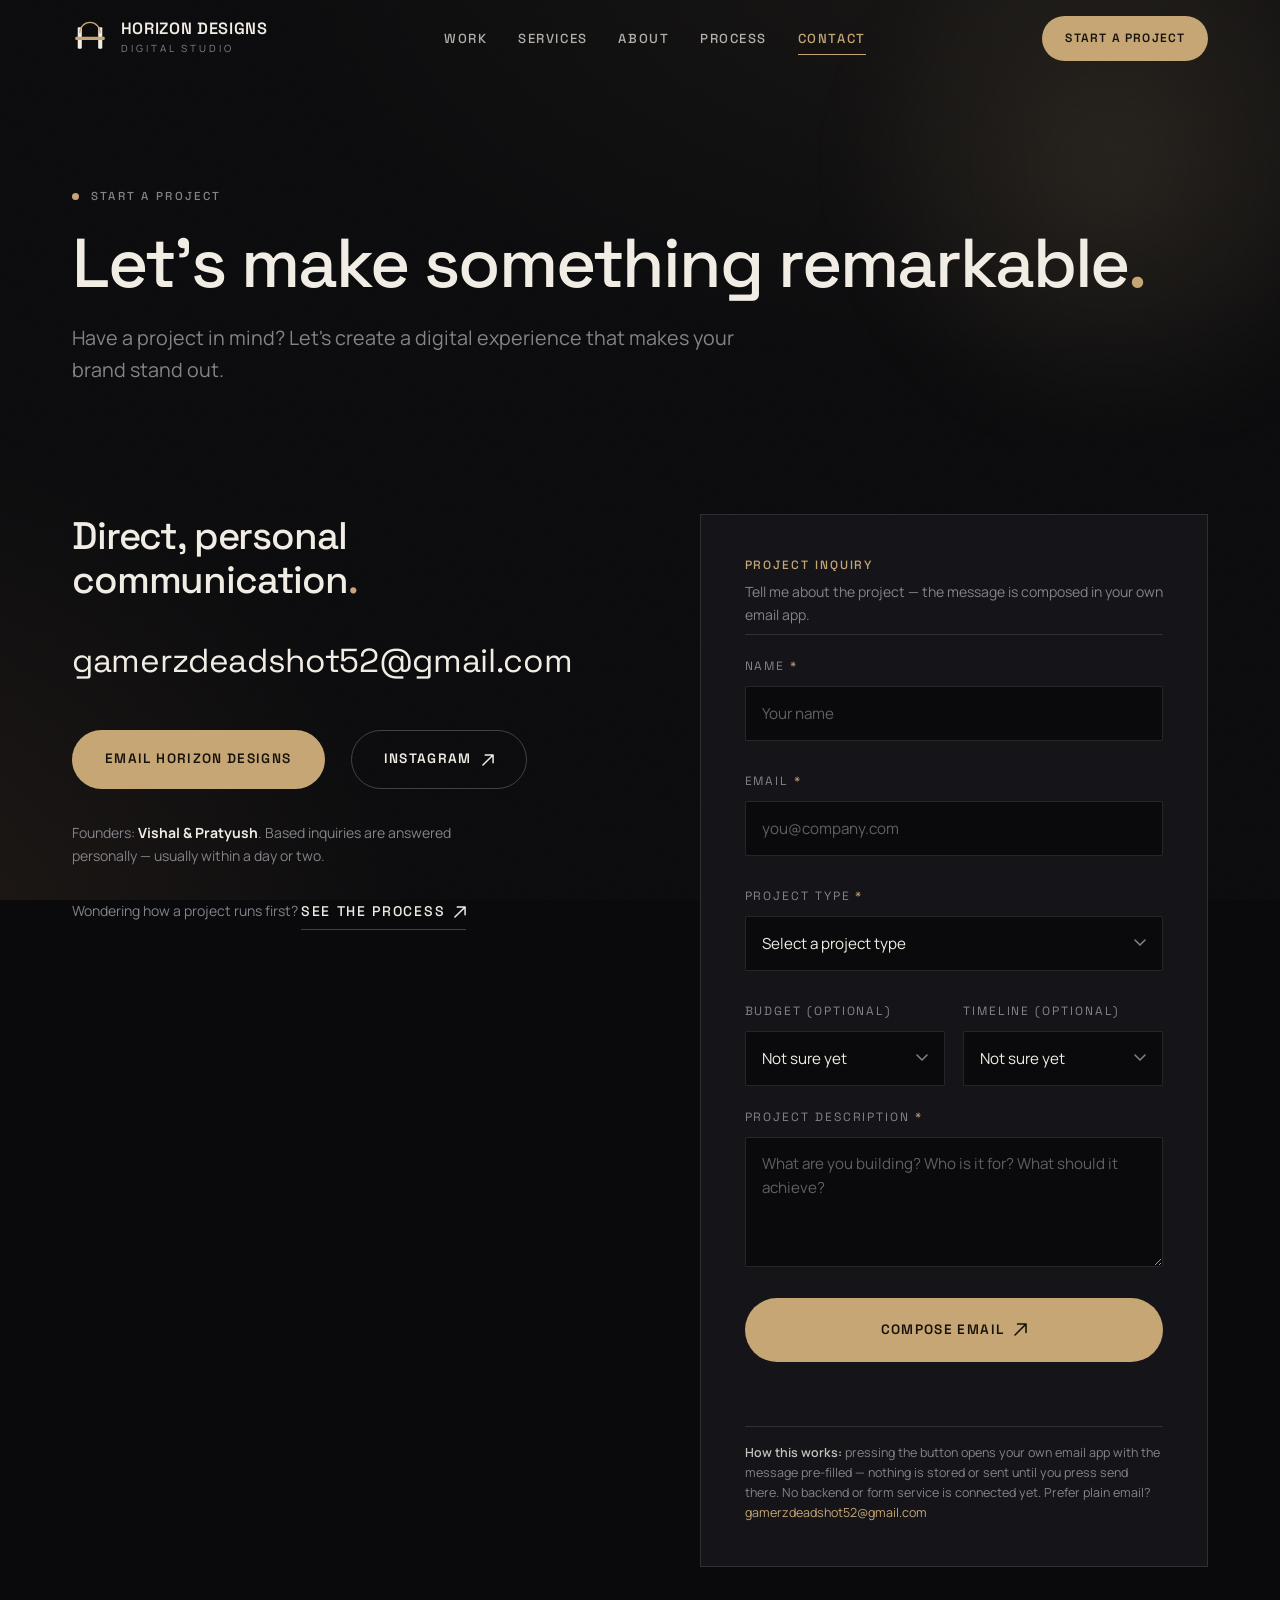
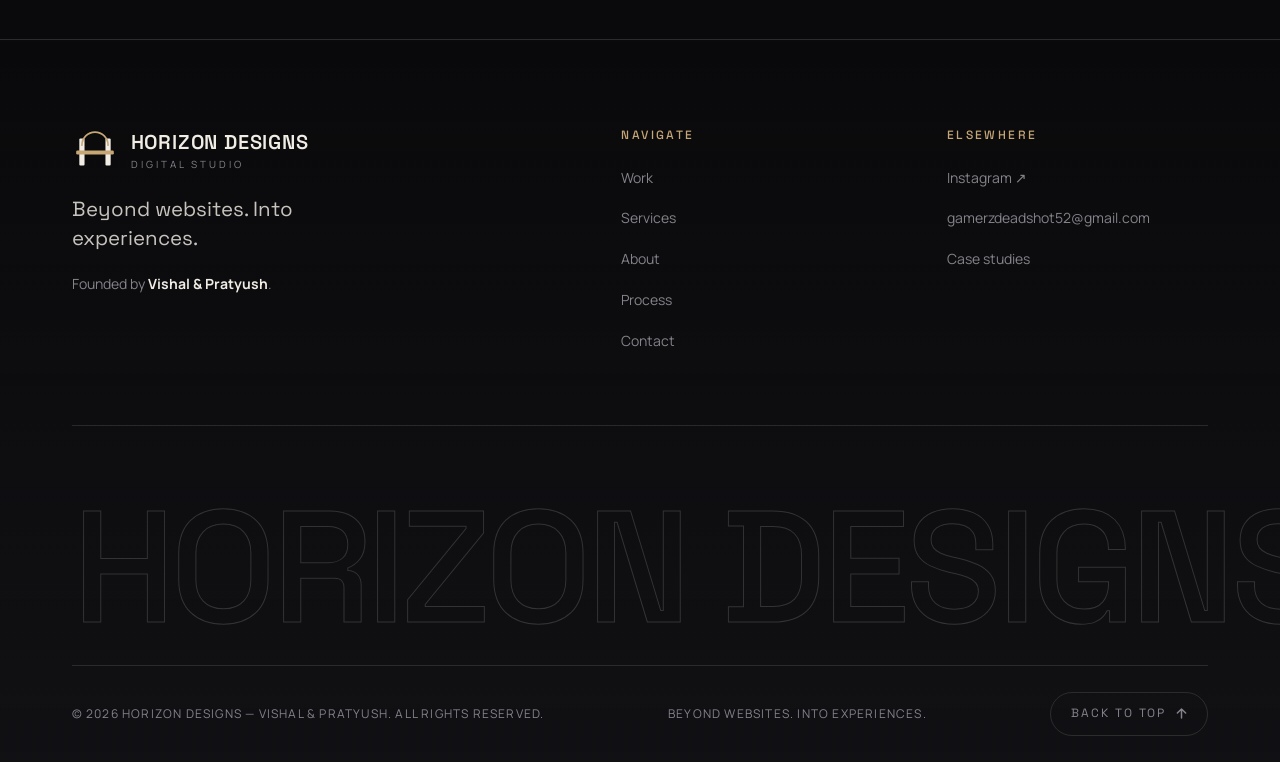
<file: contact.html>
<!DOCTYPE html>
<html lang="en" class="no-js">
<head>
  <meta charset="UTF-8">
  <meta name="viewport" content="width=device-width, initial-scale=1">
  <title>Contact — Horizon Designs</title>
  <meta name="description" content="Start a project with Horizon Designs — email gamerzdeadshot52@gmail.com or use the project inquiry form. Founders: Vishal &amp; Pratyush.">
  <meta name="author" content="Horizon Designs — Vishal &amp; Pratyush">
  <meta name="theme-color" content="#0A0A0C">
  <!-- Add <link rel="canonical" href="https://your-domain.com/contact.html" once the production domain is known. -->

  <meta property="og:type" content="website">
  <meta property="og:site_name" content="Horizon Designs">
  <meta property="og:title" content="Contact — Horizon Designs">
  <meta property="og:description" content="Have a project in mind? Let's create a digital experience that makes your brand stand out.">
  <meta property="og:image" content="assets/images/og-cover.png">
  <meta name="twitter:card" content="summary_large_image">

  <link rel="icon" href="assets/icons/favicon.svg" type="image/svg+xml">
  <link rel="mask-icon" href="assets/icons/favicon.svg" color="#C6A675">
  <link rel="preload" href="assets/fonts/SpaceGrotesk-var-latin.woff2" as="font" type="font/woff2" crossorigin>
  <link rel="preload" href="assets/fonts/Manrope-var-latin.woff2" as="font" type="font/woff2" crossorigin>

  <link rel="stylesheet" href="css/variables.css">
  <link rel="stylesheet" href="css/reset.css">
  <link rel="stylesheet" href="css/typography.css">
  <link rel="stylesheet" href="css/layout.css">
  <link rel="stylesheet" href="css/components.css">
  <link rel="stylesheet" href="css/animations.css">
  <link rel="stylesheet" href="css/responsive.css">

  <script>
    (function () {
      var d = document.documentElement;
      d.classList.remove('no-js');
      setTimeout(function () {
        if (!window.__hdBooted) { d.classList.add('no-js'); d.classList.remove('js'); }
      }, 4000);
    })();
  </script>
</head>

<body>
  <a class="skip-link" href="#main">Skip to content</a>
  <div class="ambient" aria-hidden="true"></div>

  <!-- Header -->
  <header class="site-header" id="site-header">
    <div class="container site-header__inner">
      <a class="brand" href="index.html" aria-label="Horizon Designs Digital Studio — home">
        <svg class="brand__mark" viewBox="0 0 44 44" fill="none" aria-hidden="true">
          <rect x="7" y="9" width="5" height="26" rx="1" fill="currentColor"/>
          <rect x="32" y="9" width="5" height="26" rx="1" fill="currentColor"/>
          <path d="M9.5 15.5A12.5 12.5 0 0 1 34.5 15.5" stroke="#C6A675" stroke-width="1.6" stroke-linecap="round"/>
          <rect x="4" y="20.5" width="36" height="4" rx="1.2" fill="#C6A675"/>
        </svg>
        <span>
          <span class="brand__name">Horizon Designs</span>
          <span class="brand__sub">Digital Studio</span>
        </span>
      </a>

      <nav class="nav-desktop" aria-label="Primary">
        <a class="nav-link" href="work.html">Work</a>
        <a class="nav-link" href="services.html">Services</a>
        <a class="nav-link" href="about.html">About</a>
        <a class="nav-link" href="process.html">Process</a>
        <a class="nav-link is-active" href="contact.html" aria-current="page">Contact</a>
      </nav>

      <div class="site-header__actions">
        <a class="btn btn--primary btn--sm" href="contact.html" aria-current="page">Start a Project</a>
        <button class="nav-toggle" type="button" aria-expanded="false" aria-controls="mobile-menu" aria-label="Open menu">
          <span class="nav-toggle__lines" aria-hidden="true"><span></span><span></span></span>
        </button>
      </div>
    </div>

    <div class="mobile-menu" id="mobile-menu" aria-hidden="true">
      <nav class="container mobile-menu__inner" aria-label="Mobile">
        <ul class="mobile-menu__list">
          <li><a class="mobile-menu__link" href="work.html" style="--mm-delay: 60ms">Work</a></li>
          <li><a class="mobile-menu__link" href="services.html" style="--mm-delay: 120ms">Services</a></li>
          <li><a class="mobile-menu__link" href="about.html" style="--mm-delay: 180ms">About</a></li>
          <li><a class="mobile-menu__link" href="process.html" style="--mm-delay: 240ms">Process</a></li>
          <li><a class="mobile-menu__link" href="contact.html" style="--mm-delay: 300ms">Contact</a></li>
        </ul>
        <div class="mobile-menu__foot">
          <a class="btn btn--primary" href="contact.html" style="margin-bottom: 6px;">Start a Project</a>
          <a href="mailto:gamerzdeadshot52@gmail.com">gamerzdeadshot52@gmail.com</a>
          <a href="https://www.instagram.com/horizon___designs/" target="_blank" rel="noopener noreferrer">Instagram — horizon___designs</a>
        </div>
      </nav>
    </div>
  </header>

  <main id="main">

    <!-- Page hero -->
    <section class="page-hero" id="top" aria-labelledby="page-title">
      <div class="container">
        <p class="eyebrow" data-page-item style="--pd: 60ms">Start a project</p>
        <h1 class="page-hero__title" id="page-title" data-page-item style="--pd: 140ms">
          Let's make something remarkable<span class="dot-accent"></span>
        </h1>
        <p class="lead page-hero__lead" data-page-item style="--pd: 240ms">
          Have a project in mind? Let's create a digital experience that makes your brand
          stand out.
        </p>
      </div>
    </section>

    <!-- Contact -->
    <section class="section section--tight" aria-label="Contact details and inquiry form">
      <div class="container">
        <div class="contact__grid">
          <div class="contact__copy" data-reveal>
            <h2 class="section-title" style="font-size: clamp(1.7rem, 3vw, 2.6rem);">
              Direct, personal communication<span class="dot-accent"></span>
            </h2>

            <a class="contact__email" href="mailto:gamerzdeadshot52@gmail.com">gamerzdeadshot52@gmail.com</a>

            <div class="contact__social">
              <a class="btn btn--primary" href="mailto:gamerzdeadshot52@gmail.com">
                Email Horizon Designs
              </a>
              <a class="btn btn--ghost" href="https://www.instagram.com/horizon___designs/" target="_blank" rel="noopener noreferrer">
                Instagram
                <span class="btn__arrow" aria-hidden="true">
                  <svg width="12" height="12" viewBox="0 0 13 13" fill="none"><path d="M1 12L12 1M12 1H3.5M12 1v8.5" stroke="currentColor" stroke-width="1.6" stroke-linecap="round" stroke-linejoin="round"/></svg>
                </span>
              </a>
            </div>

            <p class="muted" style="font-size: var(--fs-small); max-width: 46ch;">
              Founders: <strong style="color: var(--c-ivory);">Vishal &amp; Pratyush</strong>.
              Based inquiries are answered personally — usually within a day or two.
            </p>

            <p class="muted" style="font-size: var(--fs-small); max-width: 46ch;">
              Wondering how a project runs first?
              <a class="link-arrow" href="process.html" style="font-size: inherit;">
                See the process
                <svg width="12" height="12" viewBox="0 0 13 13" fill="none" aria-hidden="true"><path d="M1 12L12 1M12 1H3.5M12 1v8.5" stroke="currentColor" stroke-width="1.6" stroke-linecap="round" stroke-linejoin="round"/></svg>
              </a>
            </p>
          </div>

          <form class="inquiry-form" id="inquiry-form" data-reveal="right"
                action="mailto:gamerzdeadshot52@gmail.com" method="post" enctype="text/plain"
                novalidate>
            <div class="inquiry-form__head">
              <h3 class="meta-text" style="color: var(--c-bronze);">Project inquiry</h3>
              <p class="muted" style="font-size: var(--fs-small);">
                Tell me about the project — the message is composed in your own email app.
              </p>
            </div>

            <div class="field" data-field>
              <label for="f-name">Name <span class="req" aria-hidden="true">*</span></label>
              <input type="text" id="f-name" name="name" autocomplete="name" required
                     placeholder="Your name" aria-describedby="e-name">
              <span class="field__error" id="e-name" role="alert"></span>
            </div>

            <div class="field" data-field>
              <label for="f-email">Email <span class="req" aria-hidden="true">*</span></label>
              <input type="email" id="f-email" name="email" autocomplete="email" required
                     placeholder="you@company.com" aria-describedby="e-email">
              <span class="field__error" id="e-email" role="alert"></span>
            </div>

            <div class="field" data-field>
              <label for="f-type">Project type <span class="req" aria-hidden="true">*</span></label>
              <select id="f-type" name="projectType" required aria-describedby="e-type">
                <option value="">Select a project type</option>
                <option value="Website design &amp; UI">Website design &amp; UI</option>
                <option value="Frontend development">Frontend development</option>
                <option value="Interactive web experience">Interactive web experience</option>
                <option value="Website redesign">Website redesign</option>
                <option value="Something else">Something else</option>
              </select>
              <span class="field__error" id="e-type" role="alert"></span>
            </div>

            <div class="field-row">
              <div class="field" data-field>
                <label for="f-budget">Budget <span class="muted">(optional)</span></label>
                <select id="f-budget" name="budget">
                  <option value="">Not sure yet</option>
                  <option value="Under $1,000">Under $1,000</option>
                  <option value="$1,000 – $3,000">$1,000 – $3,000</option>
                  <option value="$3,000 – $10,000">$3,000 – $10,000</option>
                  <option value="$10,000+">$10,000+</option>
                </select>
              </div>
              <div class="field" data-field>
                <label for="f-timeline">Timeline <span class="muted">(optional)</span></label>
                <select id="f-timeline" name="timeline">
                  <option value="">Not sure yet</option>
                  <option value="ASAP">As soon as possible</option>
                  <option value="2–4 weeks">2–4 weeks</option>
                  <option value="1–2 months">1–2 months</option>
                  <option value="Exploring for later">Exploring for later</option>
                </select>
              </div>
            </div>

            <div class="field" data-field>
              <label for="f-desc">Project description <span class="req" aria-hidden="true">*</span></label>
              <textarea id="f-desc" name="description" required minlength="20"
                        placeholder="What are you building? Who is it for? What should it achieve?"
                        aria-describedby="e-desc"></textarea>
              <span class="field__error" id="e-desc" role="alert"></span>
            </div>

            <!-- Spam protection: honeypot + time trap (no backend configured) -->
            <div class="field field--hp" aria-hidden="true">
              <label for="f-website">Website</label>
              <input type="text" id="f-website" name="website" tabindex="-1" autocomplete="off">
            </div>

            <button class="btn btn--primary btn--lg" type="submit" id="form-submit">
              Compose Email
              <span class="btn__arrow" aria-hidden="true">
                <svg width="13" height="13" viewBox="0 0 13 13" fill="none"><path d="M1 12L12 1M12 1H3.5M12 1v8.5" stroke="currentColor" stroke-width="1.6" stroke-linecap="round" stroke-linejoin="round"/></svg>
              </span>
            </button>

            <p class="form-status" id="form-status" role="status" aria-live="polite"></p>

            <p class="form-note">
              <strong>How this works:</strong> pressing the button opens your own email app with
              the message pre-filled — nothing is stored or sent until you press send there.
              No backend or form service is connected yet. Prefer plain email?
              <a href="mailto:gamerzdeadshot52@gmail.com" style="color: var(--c-bronze);">gamerzdeadshot52@gmail.com</a>
            </p>
          </form>
        </div>
      </div>
    </section>

  </main>

  <!-- Footer -->
  <footer class="site-footer">
    <div class="container">
      <div class="footer__top">
        <div class="footer__brand">
          <a class="brand brand--footer" href="index.html" aria-label="Horizon Designs Digital Studio — home">
            <svg class="brand__mark" viewBox="0 0 44 44" fill="none" aria-hidden="true">
              <rect x="7" y="9" width="5" height="26" rx="1" fill="currentColor"/>
              <rect x="32" y="9" width="5" height="26" rx="1" fill="currentColor"/>
              <path d="M9.5 15.5A12.5 12.5 0 0 1 34.5 15.5" stroke="#C6A675" stroke-width="1.6" stroke-linecap="round"/>
              <rect x="4" y="20.5" width="36" height="4" rx="1.2" fill="#C6A675"/>
            </svg>
            <span>
              <span class="brand__name">Horizon Designs</span>
              <span class="brand__sub">Digital Studio</span>
            </span>
          </a>
          <p class="footer__tagline">Beyond websites. Into experiences.</p>
          <p class="muted" style="font-size: var(--fs-small);">
            Founded by <strong style="color: var(--c-ivory);">Vishal &amp; Pratyush</strong>.
          </p>
        </div>

        <nav aria-label="Footer">
          <h2 class="footer__col-title">Navigate</h2>
          <ul class="footer__links">
            <li><a href="work.html">Work</a></li>
            <li><a href="services.html">Services</a></li>
            <li><a href="about.html">About</a></li>
            <li><a href="process.html">Process</a></li>
            <li><a href="contact.html">Contact</a></li>
          </ul>
        </nav>

        <div>
          <h2 class="footer__col-title">Elsewhere</h2>
          <ul class="footer__links">
            <li><a href="https://www.instagram.com/horizon___designs/" target="_blank" rel="noopener noreferrer">Instagram ↗</a></li>
            <li><a href="mailto:gamerzdeadshot52@gmail.com">gamerzdeadshot52@gmail.com</a></li>
            <li><a href="work.html">Case studies</a></li>
          </ul>
        </div>
      </div>

      <p class="footer__wordmark" aria-hidden="true">Horizon Designs</p>

      <div class="footer__bottom">
        <span>© <span id="year">2026</span> Horizon Designs — Vishal &amp; Pratyush. All rights reserved.</span>
        <span>Beyond websites. Into experiences.</span>
        <a class="back-to-top" href="#top">
          Back to top
          <svg width="11" height="11" viewBox="0 0 12 12" fill="none" aria-hidden="true"><path d="M6 11V1M1.5 5.5 6 1l4.5 4.5" stroke="currentColor" stroke-width="1.6" stroke-linecap="round" stroke-linejoin="round"/></svg>
        </a>
      </div>
    </div>
  </footer>

  <script type="module" src="js/main.js"></script>
</body>
</html>
</file>
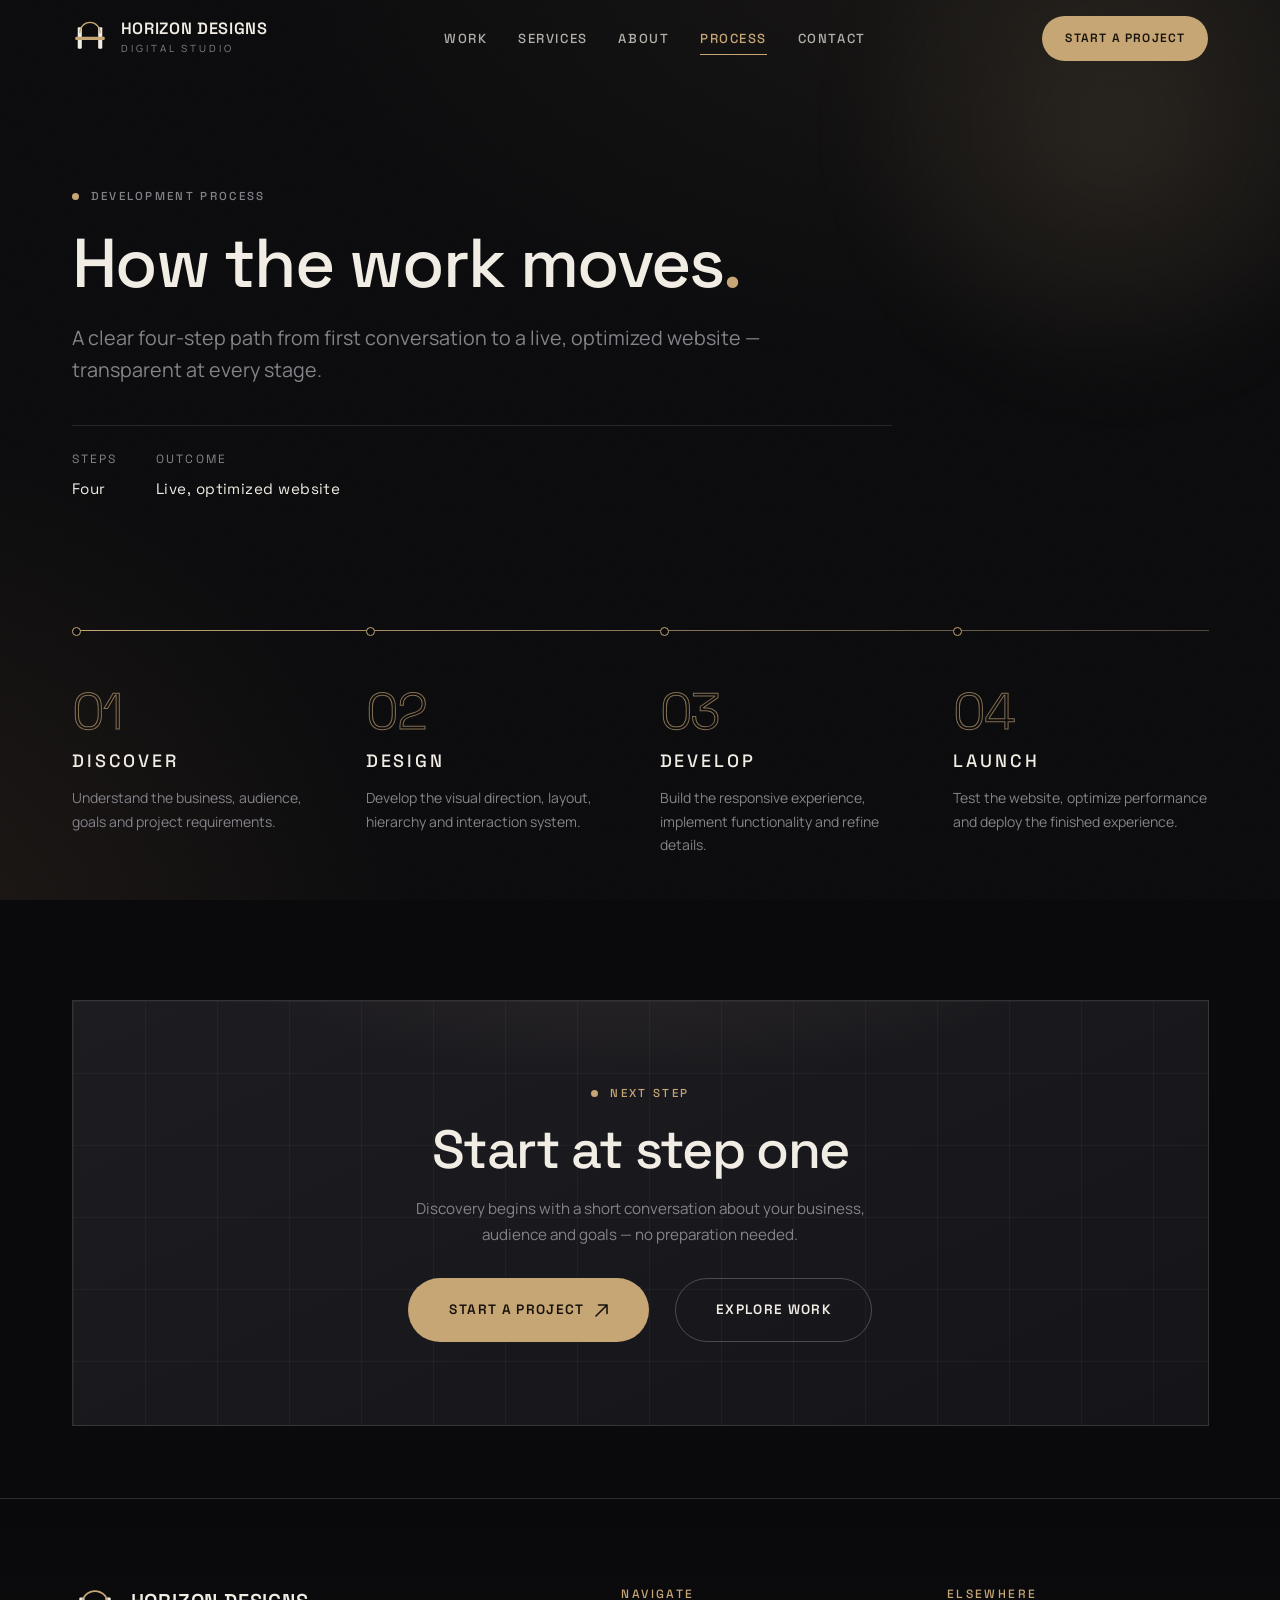
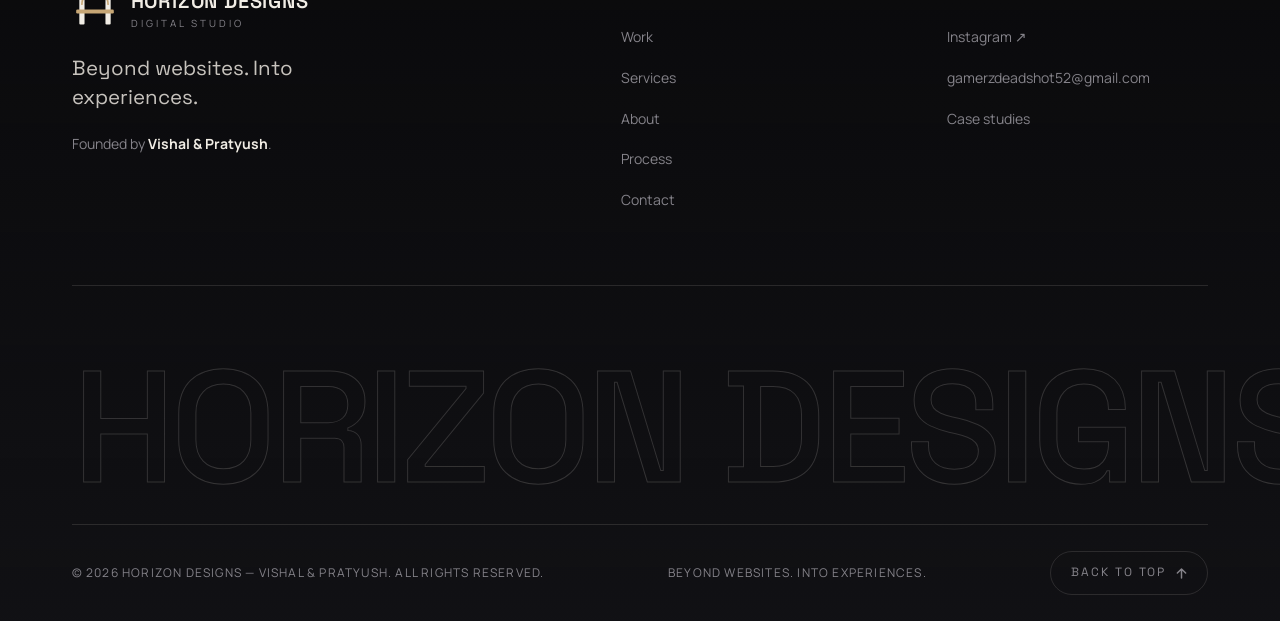
<file: process.html>
<!DOCTYPE html>
<html lang="en" class="no-js">
<head>
  <meta charset="UTF-8">
  <meta name="viewport" content="width=device-width, initial-scale=1">
  <title>Process — Horizon Designs</title>
  <meta name="description" content="How Horizon Designs works: a clear four-step path from first conversation to a live, optimized website — discover, design, develop, launch.">
  <meta name="author" content="Horizon Designs — Vishal &amp; Pratyush">
  <meta name="theme-color" content="#0A0A0C">
  <!-- Add <link rel="canonical" href="https://your-domain.com/process.html" once the production domain is known. -->

  <meta property="og:type" content="website">
  <meta property="og:site_name" content="Horizon Designs">
  <meta property="og:title" content="Process — Horizon Designs">
  <meta property="og:description" content="A clear four-step path from first conversation to a live, optimized website.">
  <meta property="og:image" content="assets/images/og-cover.png">
  <meta name="twitter:card" content="summary_large_image">

  <link rel="icon" href="assets/icons/favicon.svg" type="image/svg+xml">
  <link rel="mask-icon" href="assets/icons/favicon.svg" color="#C6A675">
  <link rel="preload" href="assets/fonts/SpaceGrotesk-var-latin.woff2" as="font" type="font/woff2" crossorigin>
  <link rel="preload" href="assets/fonts/Manrope-var-latin.woff2" as="font" type="font/woff2" crossorigin>

  <link rel="stylesheet" href="css/variables.css">
  <link rel="stylesheet" href="css/reset.css">
  <link rel="stylesheet" href="css/typography.css">
  <link rel="stylesheet" href="css/layout.css">
  <link rel="stylesheet" href="css/components.css">
  <link rel="stylesheet" href="css/animations.css">
  <link rel="stylesheet" href="css/responsive.css">

  <script>
    (function () {
      var d = document.documentElement;
      d.classList.remove('no-js');
      setTimeout(function () {
        if (!window.__hdBooted) { d.classList.add('no-js'); d.classList.remove('js'); }
      }, 4000);
    })();
  </script>
</head>

<body>
  <a class="skip-link" href="#main">Skip to content</a>
  <div class="ambient" aria-hidden="true"></div>

  <!-- Header -->
  <header class="site-header" id="site-header">
    <div class="container site-header__inner">
      <a class="brand" href="index.html" aria-label="Horizon Designs Digital Studio — home">
        <svg class="brand__mark" viewBox="0 0 44 44" fill="none" aria-hidden="true">
          <rect x="7" y="9" width="5" height="26" rx="1" fill="currentColor"/>
          <rect x="32" y="9" width="5" height="26" rx="1" fill="currentColor"/>
          <path d="M9.5 15.5A12.5 12.5 0 0 1 34.5 15.5" stroke="#C6A675" stroke-width="1.6" stroke-linecap="round"/>
          <rect x="4" y="20.5" width="36" height="4" rx="1.2" fill="#C6A675"/>
        </svg>
        <span>
          <span class="brand__name">Horizon Designs</span>
          <span class="brand__sub">Digital Studio</span>
        </span>
      </a>

      <nav class="nav-desktop" aria-label="Primary">
        <a class="nav-link" href="work.html">Work</a>
        <a class="nav-link" href="services.html">Services</a>
        <a class="nav-link" href="about.html">About</a>
        <a class="nav-link is-active" href="process.html" aria-current="page">Process</a>
        <a class="nav-link" href="contact.html">Contact</a>
      </nav>

      <div class="site-header__actions">
        <a class="btn btn--primary btn--sm" href="contact.html">Start a Project</a>
        <button class="nav-toggle" type="button" aria-expanded="false" aria-controls="mobile-menu" aria-label="Open menu">
          <span class="nav-toggle__lines" aria-hidden="true"><span></span><span></span></span>
        </button>
      </div>
    </div>

    <div class="mobile-menu" id="mobile-menu" aria-hidden="true">
      <nav class="container mobile-menu__inner" aria-label="Mobile">
        <ul class="mobile-menu__list">
          <li><a class="mobile-menu__link" href="work.html" style="--mm-delay: 60ms">Work</a></li>
          <li><a class="mobile-menu__link" href="services.html" style="--mm-delay: 120ms">Services</a></li>
          <li><a class="mobile-menu__link" href="about.html" style="--mm-delay: 180ms">About</a></li>
          <li><a class="mobile-menu__link" href="process.html" style="--mm-delay: 240ms">Process</a></li>
          <li><a class="mobile-menu__link" href="contact.html" style="--mm-delay: 300ms">Contact</a></li>
        </ul>
        <div class="mobile-menu__foot">
          <a class="btn btn--primary" href="contact.html" style="margin-bottom: 6px;">Start a Project</a>
          <a href="mailto:gamerzdeadshot52@gmail.com">gamerzdeadshot52@gmail.com</a>
          <a href="https://www.instagram.com/horizon___designs/" target="_blank" rel="noopener noreferrer">Instagram — horizon___designs</a>
        </div>
      </nav>
    </div>
  </header>

  <main id="main">

    <!-- Page hero -->
    <section class="page-hero" id="top" aria-labelledby="page-title">
      <div class="container">
        <p class="eyebrow" data-page-item style="--pd: 60ms">Development process</p>
        <h1 class="page-hero__title" id="page-title" data-page-item style="--pd: 140ms">
          How the work moves<span class="dot-accent"></span>
        </h1>
        <p class="lead page-hero__lead" data-page-item style="--pd: 240ms">
          A clear four-step path from first conversation to a live, optimized website —
          transparent at every stage.
        </p>
        <dl class="hero__meta" data-page-item style="--pd: 340ms">
          <div class="hero__meta-item"><dt>Steps</dt><dd>Four</dd></div>
          <div class="hero__meta-item"><dt>Outcome</dt><dd>Live, optimized website</dd></div>
        </dl>
      </div>
    </section>

    <!-- Process steps -->
    <section class="section section--tight" aria-label="Process steps">
      <div class="container">
        <div class="process" data-reveal>
          <div class="process__rail" aria-hidden="true">
            <span class="process__line-fill"></span>
          </div>
          <ol class="process__steps">
            <li class="process-step">
              <span class="process-step__index" aria-hidden="true">01</span>
              <h2 class="process-step__title">Discover</h2>
              <p class="process-step__desc">
                Understand the business, audience, goals and project requirements.
              </p>
            </li>
            <li class="process-step">
              <span class="process-step__index" aria-hidden="true">02</span>
              <h2 class="process-step__title">Design</h2>
              <p class="process-step__desc">
                Develop the visual direction, layout, hierarchy and interaction system.
              </p>
            </li>
            <li class="process-step">
              <span class="process-step__index" aria-hidden="true">03</span>
              <h2 class="process-step__title">Develop</h2>
              <p class="process-step__desc">
                Build the responsive experience, implement functionality and refine details.
              </p>
            </li>
            <li class="process-step">
              <span class="process-step__index" aria-hidden="true">04</span>
              <h2 class="process-step__title">Launch</h2>
              <p class="process-step__desc">
                Test the website, optimize performance and deploy the finished experience.
              </p>
            </li>
          </ol>
        </div>
      </div>
    </section>

    <!-- CTA band -->
    <section class="section section--tight" aria-label="Start a project">
      <div class="container">
        <div class="cta-band" data-reveal>
          <p class="eyebrow">Next step</p>
          <h2 class="cta-band__title">Start at step one</h2>
          <p class="cta-band__lead">
            Discovery begins with a short conversation about your business, audience and goals —
            no preparation needed.
          </p>
          <div class="cta-band__actions">
            <a class="btn btn--primary btn--lg" href="contact.html">
              Start a Project
              <span class="btn__arrow" aria-hidden="true">
                <svg width="13" height="13" viewBox="0 0 13 13" fill="none"><path d="M1 12L12 1M12 1H3.5M12 1v8.5" stroke="currentColor" stroke-width="1.6" stroke-linecap="round" stroke-linejoin="round"/></svg>
              </span>
            </a>
            <a class="btn btn--ghost btn--lg" href="work.html">Explore Work</a>
          </div>
        </div>
      </div>
    </section>

  </main>

  <!-- Footer -->
  <footer class="site-footer">
    <div class="container">
      <div class="footer__top">
        <div class="footer__brand">
          <a class="brand brand--footer" href="index.html" aria-label="Horizon Designs Digital Studio — home">
            <svg class="brand__mark" viewBox="0 0 44 44" fill="none" aria-hidden="true">
              <rect x="7" y="9" width="5" height="26" rx="1" fill="currentColor"/>
              <rect x="32" y="9" width="5" height="26" rx="1" fill="currentColor"/>
              <path d="M9.5 15.5A12.5 12.5 0 0 1 34.5 15.5" stroke="#C6A675" stroke-width="1.6" stroke-linecap="round"/>
              <rect x="4" y="20.5" width="36" height="4" rx="1.2" fill="#C6A675"/>
            </svg>
            <span>
              <span class="brand__name">Horizon Designs</span>
              <span class="brand__sub">Digital Studio</span>
            </span>
          </a>
          <p class="footer__tagline">Beyond websites. Into experiences.</p>
          <p class="muted" style="font-size: var(--fs-small);">
            Founded by <strong style="color: var(--c-ivory);">Vishal &amp; Pratyush</strong>.
          </p>
        </div>

        <nav aria-label="Footer">
          <h2 class="footer__col-title">Navigate</h2>
          <ul class="footer__links">
            <li><a href="work.html">Work</a></li>
            <li><a href="services.html">Services</a></li>
            <li><a href="about.html">About</a></li>
            <li><a href="process.html">Process</a></li>
            <li><a href="contact.html">Contact</a></li>
          </ul>
        </nav>

        <div>
          <h2 class="footer__col-title">Elsewhere</h2>
          <ul class="footer__links">
            <li><a href="https://www.instagram.com/horizon___designs/" target="_blank" rel="noopener noreferrer">Instagram ↗</a></li>
            <li><a href="mailto:gamerzdeadshot52@gmail.com">gamerzdeadshot52@gmail.com</a></li>
            <li><a href="work.html">Case studies</a></li>
          </ul>
        </div>
      </div>

      <p class="footer__wordmark" aria-hidden="true">Horizon Designs</p>

      <div class="footer__bottom">
        <span>© <span id="year">2026</span> Horizon Designs — Vishal &amp; Pratyush. All rights reserved.</span>
        <span>Beyond websites. Into experiences.</span>
        <a class="back-to-top" href="#top">
          Back to top
          <svg width="11" height="11" viewBox="0 0 12 12" fill="none" aria-hidden="true"><path d="M6 11V1M1.5 5.5 6 1l4.5 4.5" stroke="currentColor" stroke-width="1.6" stroke-linecap="round" stroke-linejoin="round"/></svg>
        </a>
      </div>
    </div>
  </footer>

  <script type="module" src="js/main.js"></script>
</body>
</html>
</file>
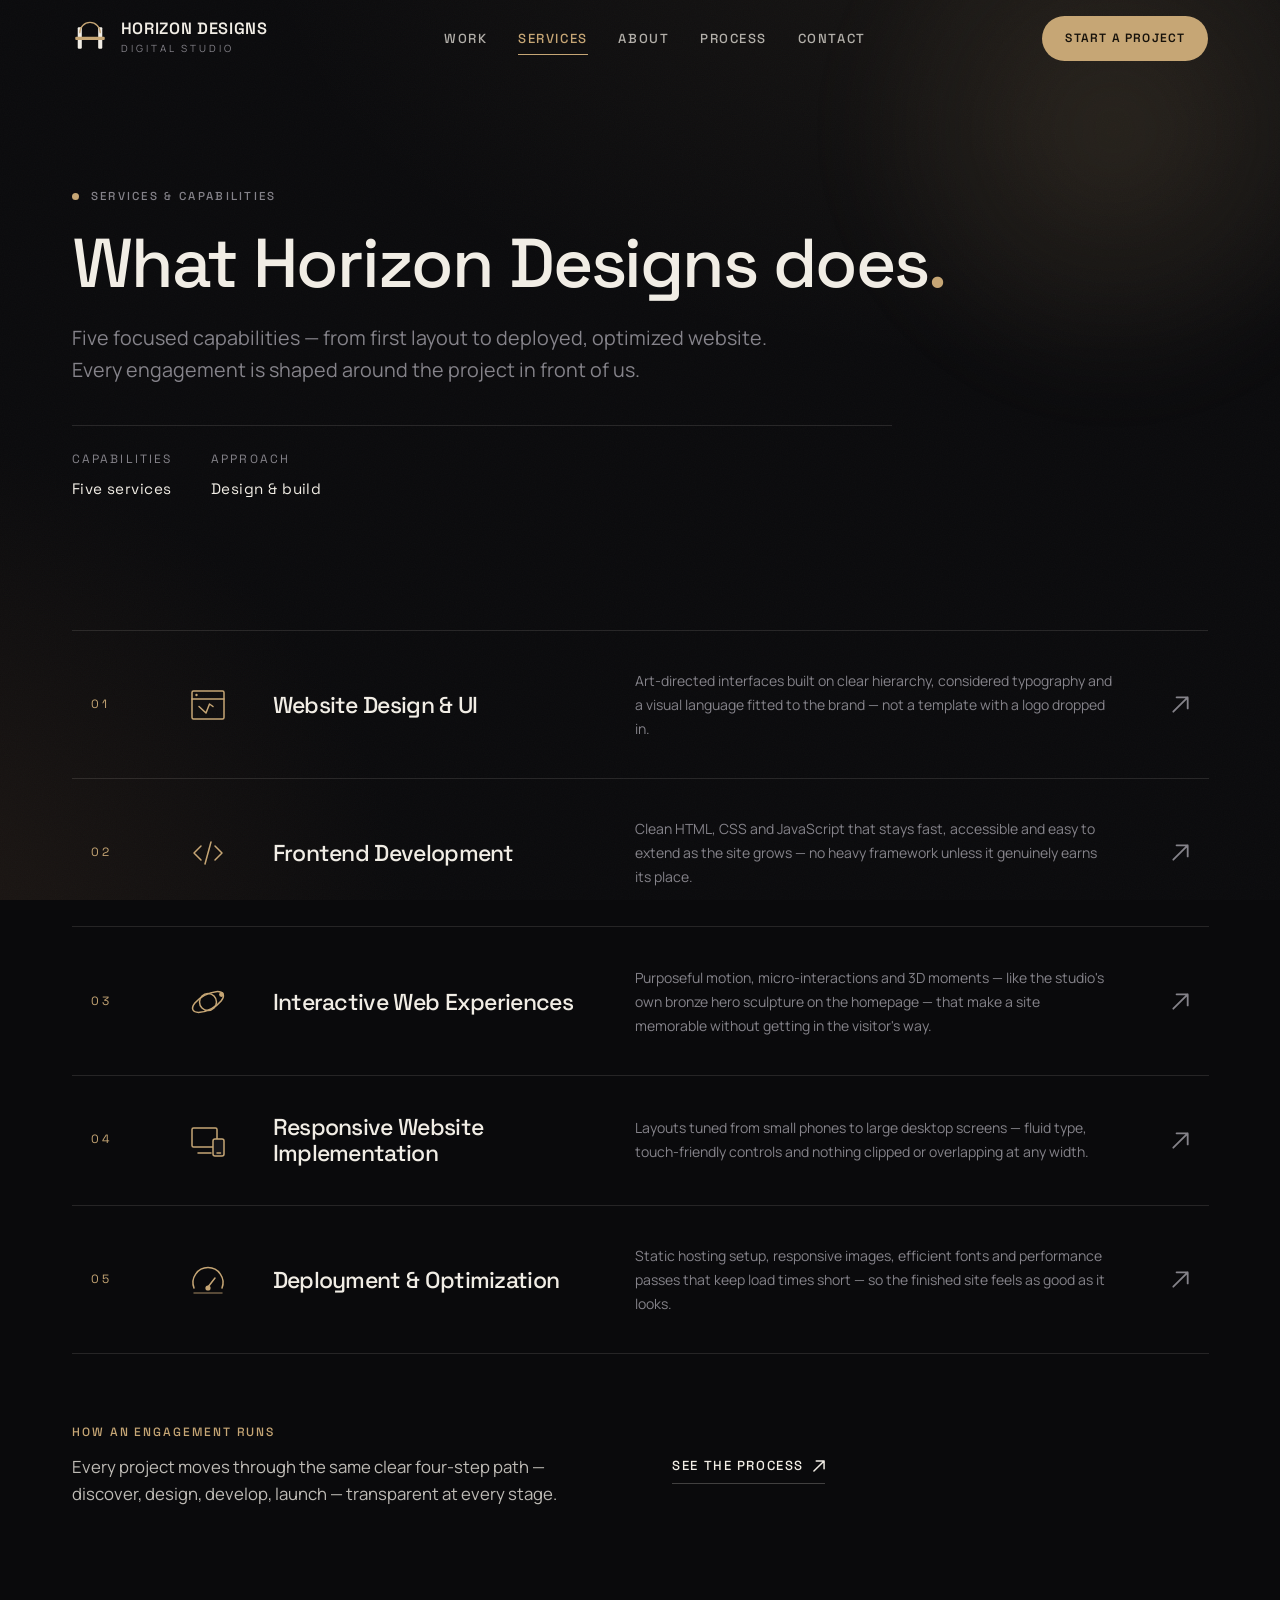
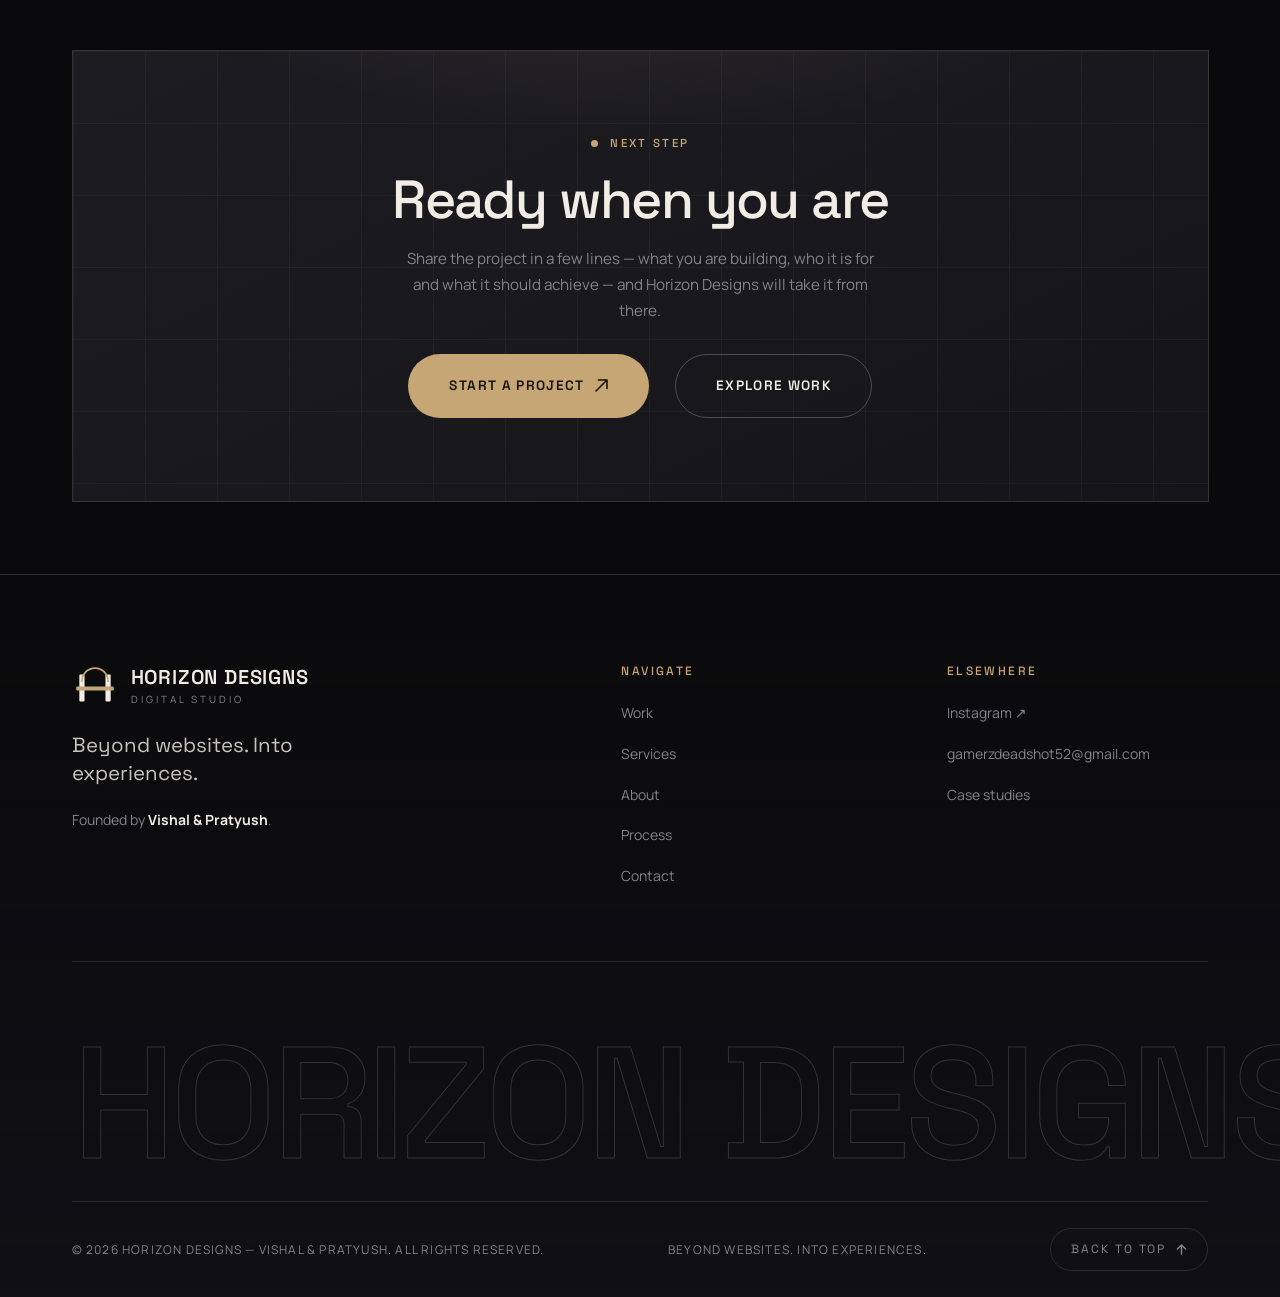
<file: services.html>
<!DOCTYPE html>
<html lang="en" class="no-js">
<head>
  <meta charset="UTF-8">
  <meta name="viewport" content="width=device-width, initial-scale=1">
  <title>Services — Horizon Designs</title>
  <meta name="description" content="Horizon Designs services: website design & UI, frontend development, interactive web experiences, responsive implementation, and deployment & optimization.">
  <meta name="author" content="Horizon Designs — Vishal &amp; Pratyush">
  <meta name="theme-color" content="#0A0A0C">
  <!-- Add <link rel="canonical" href="https://your-domain.com/services.html" once the production domain is known. -->

  <meta property="og:type" content="website">
  <meta property="og:site_name" content="Horizon Designs">
  <meta property="og:title" content="Services — Horizon Designs">
  <meta property="og:description" content="Five focused capabilities — from first layout to deployed, optimized website.">
  <meta property="og:image" content="assets/images/og-cover.png">
  <meta name="twitter:card" content="summary_large_image">

  <link rel="icon" href="assets/icons/favicon.svg" type="image/svg+xml">
  <link rel="mask-icon" href="assets/icons/favicon.svg" color="#C6A675">
  <link rel="preload" href="assets/fonts/SpaceGrotesk-var-latin.woff2" as="font" type="font/woff2" crossorigin>
  <link rel="preload" href="assets/fonts/Manrope-var-latin.woff2" as="font" type="font/woff2" crossorigin>

  <link rel="stylesheet" href="css/variables.css">
  <link rel="stylesheet" href="css/reset.css">
  <link rel="stylesheet" href="css/typography.css">
  <link rel="stylesheet" href="css/layout.css">
  <link rel="stylesheet" href="css/components.css">
  <link rel="stylesheet" href="css/animations.css">
  <link rel="stylesheet" href="css/responsive.css">

  <script>
    (function () {
      var d = document.documentElement;
      d.classList.remove('no-js');
      setTimeout(function () {
        if (!window.__hdBooted) { d.classList.add('no-js'); d.classList.remove('js'); }
      }, 4000);
    })();
  </script>
</head>

<body>
  <a class="skip-link" href="#main">Skip to content</a>
  <div class="ambient" aria-hidden="true"></div>

  <!-- Header -->
  <header class="site-header" id="site-header">
    <div class="container site-header__inner">
      <a class="brand" href="index.html" aria-label="Horizon Designs Digital Studio — home">
        <svg class="brand__mark" viewBox="0 0 44 44" fill="none" aria-hidden="true">
          <rect x="7" y="9" width="5" height="26" rx="1" fill="currentColor"/>
          <rect x="32" y="9" width="5" height="26" rx="1" fill="currentColor"/>
          <path d="M9.5 15.5A12.5 12.5 0 0 1 34.5 15.5" stroke="#C6A675" stroke-width="1.6" stroke-linecap="round"/>
          <rect x="4" y="20.5" width="36" height="4" rx="1.2" fill="#C6A675"/>
        </svg>
        <span>
          <span class="brand__name">Horizon Designs</span>
          <span class="brand__sub">Digital Studio</span>
        </span>
      </a>

      <nav class="nav-desktop" aria-label="Primary">
        <a class="nav-link" href="work.html">Work</a>
        <a class="nav-link is-active" href="services.html" aria-current="page">Services</a>
        <a class="nav-link" href="about.html">About</a>
        <a class="nav-link" href="process.html">Process</a>
        <a class="nav-link" href="contact.html">Contact</a>
      </nav>

      <div class="site-header__actions">
        <a class="btn btn--primary btn--sm" href="contact.html">Start a Project</a>
        <button class="nav-toggle" type="button" aria-expanded="false" aria-controls="mobile-menu" aria-label="Open menu">
          <span class="nav-toggle__lines" aria-hidden="true"><span></span><span></span></span>
        </button>
      </div>
    </div>

    <div class="mobile-menu" id="mobile-menu" aria-hidden="true">
      <nav class="container mobile-menu__inner" aria-label="Mobile">
        <ul class="mobile-menu__list">
          <li><a class="mobile-menu__link" href="work.html" style="--mm-delay: 60ms">Work</a></li>
          <li><a class="mobile-menu__link" href="services.html" style="--mm-delay: 120ms">Services</a></li>
          <li><a class="mobile-menu__link" href="about.html" style="--mm-delay: 180ms">About</a></li>
          <li><a class="mobile-menu__link" href="process.html" style="--mm-delay: 240ms">Process</a></li>
          <li><a class="mobile-menu__link" href="contact.html" style="--mm-delay: 300ms">Contact</a></li>
        </ul>
        <div class="mobile-menu__foot">
          <a class="btn btn--primary" href="contact.html" style="margin-bottom: 6px;">Start a Project</a>
          <a href="mailto:gamerzdeadshot52@gmail.com">gamerzdeadshot52@gmail.com</a>
          <a href="https://www.instagram.com/horizon___designs/" target="_blank" rel="noopener noreferrer">Instagram — horizon___designs</a>
        </div>
      </nav>
    </div>
  </header>

  <main id="main">

    <!-- Page hero -->
    <section class="page-hero" id="top" aria-labelledby="page-title">
      <div class="container">
        <p class="eyebrow" data-page-item style="--pd: 60ms">Services &amp; capabilities</p>
        <h1 class="page-hero__title" id="page-title" data-page-item style="--pd: 140ms">
          What Horizon Designs does<span class="dot-accent"></span>
        </h1>
        <p class="lead page-hero__lead" data-page-item style="--pd: 240ms">
          Five focused capabilities — from first layout to deployed, optimized website.
          Every engagement is shaped around the project in front of us.
        </p>
        <dl class="hero__meta" data-page-item style="--pd: 340ms">
          <div class="hero__meta-item"><dt>Capabilities</dt><dd>Five services</dd></div>
          <div class="hero__meta-item"><dt>Approach</dt><dd>Design &amp; build</dd></div>
        </dl>
      </div>
    </section>

    <!-- Services list -->
    <section class="section section--tight" aria-label="Service details">
      <div class="container">
        <div class="service-list">

          <article class="service-row" data-reveal>
            <span class="service-row__index">01</span>
            <svg class="service-row__icon" viewBox="0 0 44 44" fill="none" stroke="currentColor" stroke-width="1.5" aria-hidden="true">
              <rect x="6" y="8" width="32" height="28" rx="1.5"/>
              <path d="M6 16h32" stroke-linecap="round"/>
              <path d="M13 23.5 20 30l3.5-9L27 23.5" stroke-linecap="round" stroke-linejoin="round"/>
              <circle cx="10.5" cy="12" r="1.2" fill="currentColor" stroke="none"/>
            </svg>
            <h2 class="service-row__title">Website Design &amp; UI</h2>
            <p class="service-row__desc">
              Art-directed interfaces built on clear hierarchy, considered typography and a visual
              language fitted to the brand — not a template with a logo dropped in.
            </p>
            <span class="service-row__arrow" aria-hidden="true">
              <svg width="17" height="17" viewBox="0 0 13 13" fill="none"><path d="M1 12L12 1M12 1H3.5M12 1v8.5" stroke="currentColor" stroke-width="1.4" stroke-linecap="round" stroke-linejoin="round"/></svg>
            </span>
          </article>

          <article class="service-row" data-reveal style="--reveal-delay: 60ms">
            <span class="service-row__index">02</span>
            <svg class="service-row__icon" viewBox="0 0 44 44" fill="none" stroke="currentColor" stroke-width="1.5" aria-hidden="true">
              <path d="M15 15 8 22l7 7M29 15l7 7-7 7" stroke-linecap="round" stroke-linejoin="round"/>
              <path d="M25 11l-6 22" stroke-linecap="round"/>
            </svg>
            <h2 class="service-row__title">Frontend Development</h2>
            <p class="service-row__desc">
              Clean HTML, CSS and JavaScript that stays fast, accessible and easy to extend as the
              site grows — no heavy framework unless it genuinely earns its place.
            </p>
            <span class="service-row__arrow" aria-hidden="true">
              <svg width="17" height="17" viewBox="0 0 13 13" fill="none"><path d="M1 12L12 1M12 1H3.5M12 1v8.5" stroke="currentColor" stroke-width="1.4" stroke-linecap="round" stroke-linejoin="round"/></svg>
            </span>
          </article>

          <article class="service-row" data-reveal style="--reveal-delay: 120ms">
            <span class="service-row__index">03</span>
            <svg class="service-row__icon" viewBox="0 0 44 44" fill="none" stroke="currentColor" stroke-width="1.5" aria-hidden="true">
              <circle cx="22" cy="22" r="8.5"/>
              <ellipse cx="22" cy="22" rx="17" ry="7.5" transform="rotate(-28 22 22)"/>
              <circle cx="35.5" cy="14.5" r="2.4" fill="currentColor" stroke="none"/>
            </svg>
            <h2 class="service-row__title">Interactive Web Experiences</h2>
            <p class="service-row__desc">
              Purposeful motion, micro-interactions and 3D moments — like the studio's own bronze
              hero sculpture on the homepage — that make a site memorable without getting in the
              visitor's way.
            </p>
            <span class="service-row__arrow" aria-hidden="true">
              <svg width="17" height="17" viewBox="0 0 13 13" fill="none"><path d="M1 12L12 1M12 1H3.5M12 1v8.5" stroke="currentColor" stroke-width="1.4" stroke-linecap="round" stroke-linejoin="round"/></svg>
            </span>
          </article>

          <article class="service-row" data-reveal style="--reveal-delay: 180ms">
            <span class="service-row__index">04</span>
            <svg class="service-row__icon" viewBox="0 0 44 44" fill="none" stroke="currentColor" stroke-width="1.5" aria-hidden="true">
              <rect x="6" y="10" width="25" height="19" rx="1.5"/>
              <path d="M12 35h13" stroke-linecap="round"/>
              <rect x="27" y="21" width="11" height="17" rx="2" fill="var(--c-graphite)"/>
              <path d="M31 35h3.5" stroke-linecap="round"/>
            </svg>
            <h2 class="service-row__title">Responsive Website Implementation</h2>
            <p class="service-row__desc">
              Layouts tuned from small phones to large desktop screens — fluid type, touch-friendly
              controls and nothing clipped or overlapping at any width.
            </p>
            <span class="service-row__arrow" aria-hidden="true">
              <svg width="17" height="17" viewBox="0 0 13 13" fill="none"><path d="M1 12L12 1M12 1H3.5M12 1v8.5" stroke="currentColor" stroke-width="1.4" stroke-linecap="round" stroke-linejoin="round"/></svg>
            </span>
          </article>

          <article class="service-row" data-reveal style="--reveal-delay: 240ms">
            <span class="service-row__index">05</span>
            <svg class="service-row__icon" viewBox="0 0 44 44" fill="none" stroke="currentColor" stroke-width="1.5" aria-hidden="true">
              <path d="M8 30a15 15 0 1 1 28 0" stroke-linecap="round"/>
              <path d="M22 29l7-9" stroke-linecap="round"/>
              <circle cx="22" cy="30" r="2.6" fill="currentColor" stroke="none"/>
              <path d="M8 35h28" stroke-linecap="round" opacity=".55"/>
            </svg>
            <h2 class="service-row__title">Deployment &amp; Optimization</h2>
            <p class="service-row__desc">
              Static hosting setup, responsive images, efficient fonts and performance passes that
              keep load times short — so the finished site feels as good as it looks.
            </p>
            <span class="service-row__arrow" aria-hidden="true">
              <svg width="17" height="17" viewBox="0 0 13 13" fill="none"><path d="M1 12L12 1M12 1H3.5M12 1v8.5" stroke="currentColor" stroke-width="1.4" stroke-linecap="round" stroke-linejoin="round"/></svg>
            </span>
          </article>

        </div>

        <!-- Bridge to process -->
        <div class="split" style="margin-top: clamp(40px, 6vw, 72px);" data-reveal>
          <div>
            <h2 class="meta-text" style="color: var(--c-bronze); margin-bottom: 14px;">How an engagement runs</h2>
            <p class="lead" style="font-size: var(--fs-body); max-width: 52ch;">
              Every project moves through the same clear four-step path — discover, design,
              develop, launch — transparent at every stage.
            </p>
          </div>
          <div style="align-self: center;">
            <a class="link-arrow" href="process.html">
              See the process
              <svg width="12" height="12" viewBox="0 0 13 13" fill="none" aria-hidden="true"><path d="M1 12L12 1M12 1H3.5M12 1v8.5" stroke="currentColor" stroke-width="1.6" stroke-linecap="round" stroke-linejoin="round"/></svg>
            </a>
          </div>
        </div>
      </div>
    </section>

    <!-- CTA band -->
    <section class="section section--tight" aria-label="Start a project">
      <div class="container">
        <div class="cta-band" data-reveal>
          <p class="eyebrow">Next step</p>
          <h2 class="cta-band__title">Ready when you are</h2>
          <p class="cta-band__lead">
            Share the project in a few lines — what you are building, who it is for and what it
            should achieve — and Horizon Designs will take it from there.
          </p>
          <div class="cta-band__actions">
            <a class="btn btn--primary btn--lg" href="contact.html">
              Start a Project
              <span class="btn__arrow" aria-hidden="true">
                <svg width="13" height="13" viewBox="0 0 13 13" fill="none"><path d="M1 12L12 1M12 1H3.5M12 1v8.5" stroke="currentColor" stroke-width="1.6" stroke-linecap="round" stroke-linejoin="round"/></svg>
              </span>
            </a>
            <a class="btn btn--ghost btn--lg" href="work.html">Explore Work</a>
          </div>
        </div>
      </div>
    </section>

  </main>

  <!-- Footer -->
  <footer class="site-footer">
    <div class="container">
      <div class="footer__top">
        <div class="footer__brand">
          <a class="brand brand--footer" href="index.html" aria-label="Horizon Designs Digital Studio — home">
            <svg class="brand__mark" viewBox="0 0 44 44" fill="none" aria-hidden="true">
              <rect x="7" y="9" width="5" height="26" rx="1" fill="currentColor"/>
              <rect x="32" y="9" width="5" height="26" rx="1" fill="currentColor"/>
              <path d="M9.5 15.5A12.5 12.5 0 0 1 34.5 15.5" stroke="#C6A675" stroke-width="1.6" stroke-linecap="round"/>
              <rect x="4" y="20.5" width="36" height="4" rx="1.2" fill="#C6A675"/>
            </svg>
            <span>
              <span class="brand__name">Horizon Designs</span>
              <span class="brand__sub">Digital Studio</span>
            </span>
          </a>
          <p class="footer__tagline">Beyond websites. Into experiences.</p>
          <p class="muted" style="font-size: var(--fs-small);">
            Founded by <strong style="color: var(--c-ivory);">Vishal &amp; Pratyush</strong>.
          </p>
        </div>

        <nav aria-label="Footer">
          <h2 class="footer__col-title">Navigate</h2>
          <ul class="footer__links">
            <li><a href="work.html">Work</a></li>
            <li><a href="services.html">Services</a></li>
            <li><a href="about.html">About</a></li>
            <li><a href="process.html">Process</a></li>
            <li><a href="contact.html">Contact</a></li>
          </ul>
        </nav>

        <div>
          <h2 class="footer__col-title">Elsewhere</h2>
          <ul class="footer__links">
            <li><a href="https://www.instagram.com/horizon___designs/" target="_blank" rel="noopener noreferrer">Instagram ↗</a></li>
            <li><a href="mailto:gamerzdeadshot52@gmail.com">gamerzdeadshot52@gmail.com</a></li>
            <li><a href="work.html">Case studies</a></li>
          </ul>
        </div>
      </div>

      <p class="footer__wordmark" aria-hidden="true">Horizon Designs</p>

      <div class="footer__bottom">
        <span>© <span id="year">2026</span> Horizon Designs — Vishal &amp; Pratyush. All rights reserved.</span>
        <span>Beyond websites. Into experiences.</span>
        <a class="back-to-top" href="#top">
          Back to top
          <svg width="11" height="11" viewBox="0 0 12 12" fill="none" aria-hidden="true"><path d="M6 11V1M1.5 5.5 6 1l4.5 4.5" stroke="currentColor" stroke-width="1.6" stroke-linecap="round" stroke-linejoin="round"/></svg>
        </a>
      </div>
    </div>
  </footer>

  <script type="module" src="js/main.js"></script>
</body>
</html>
</file>
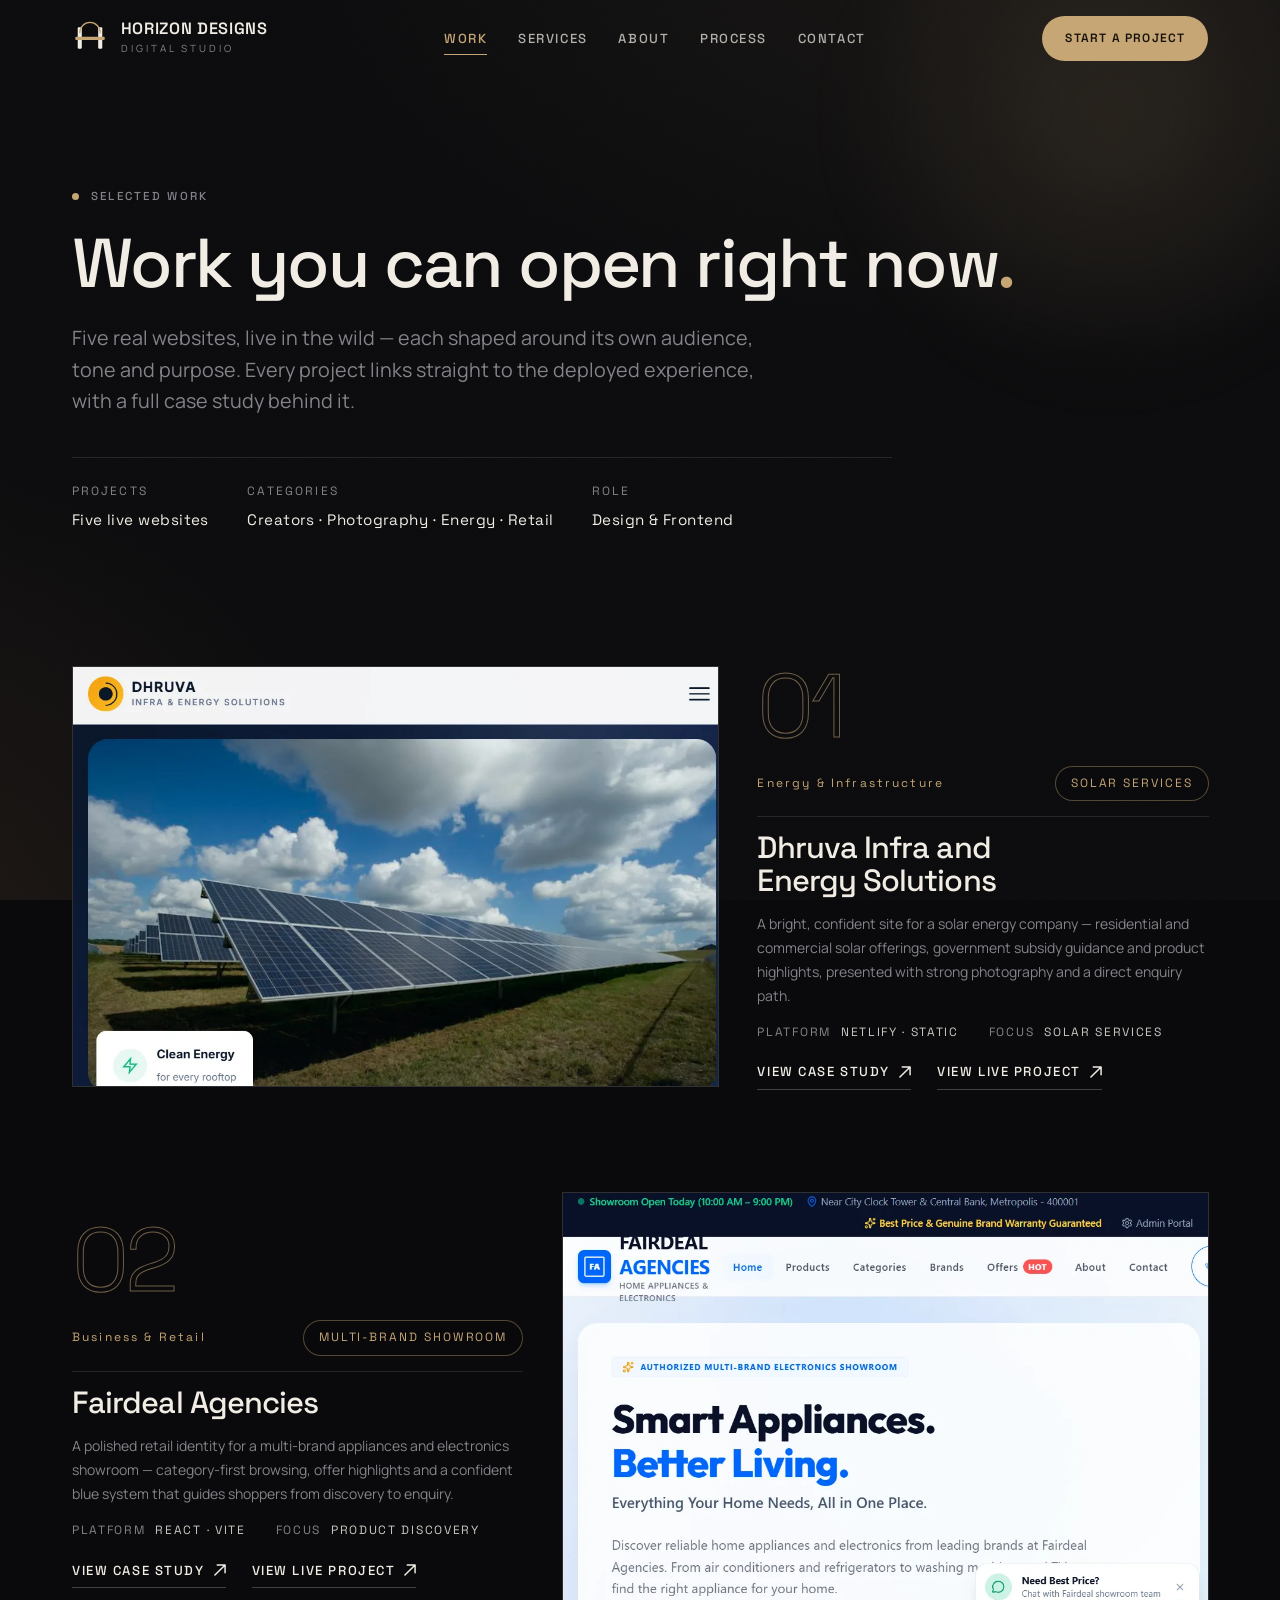
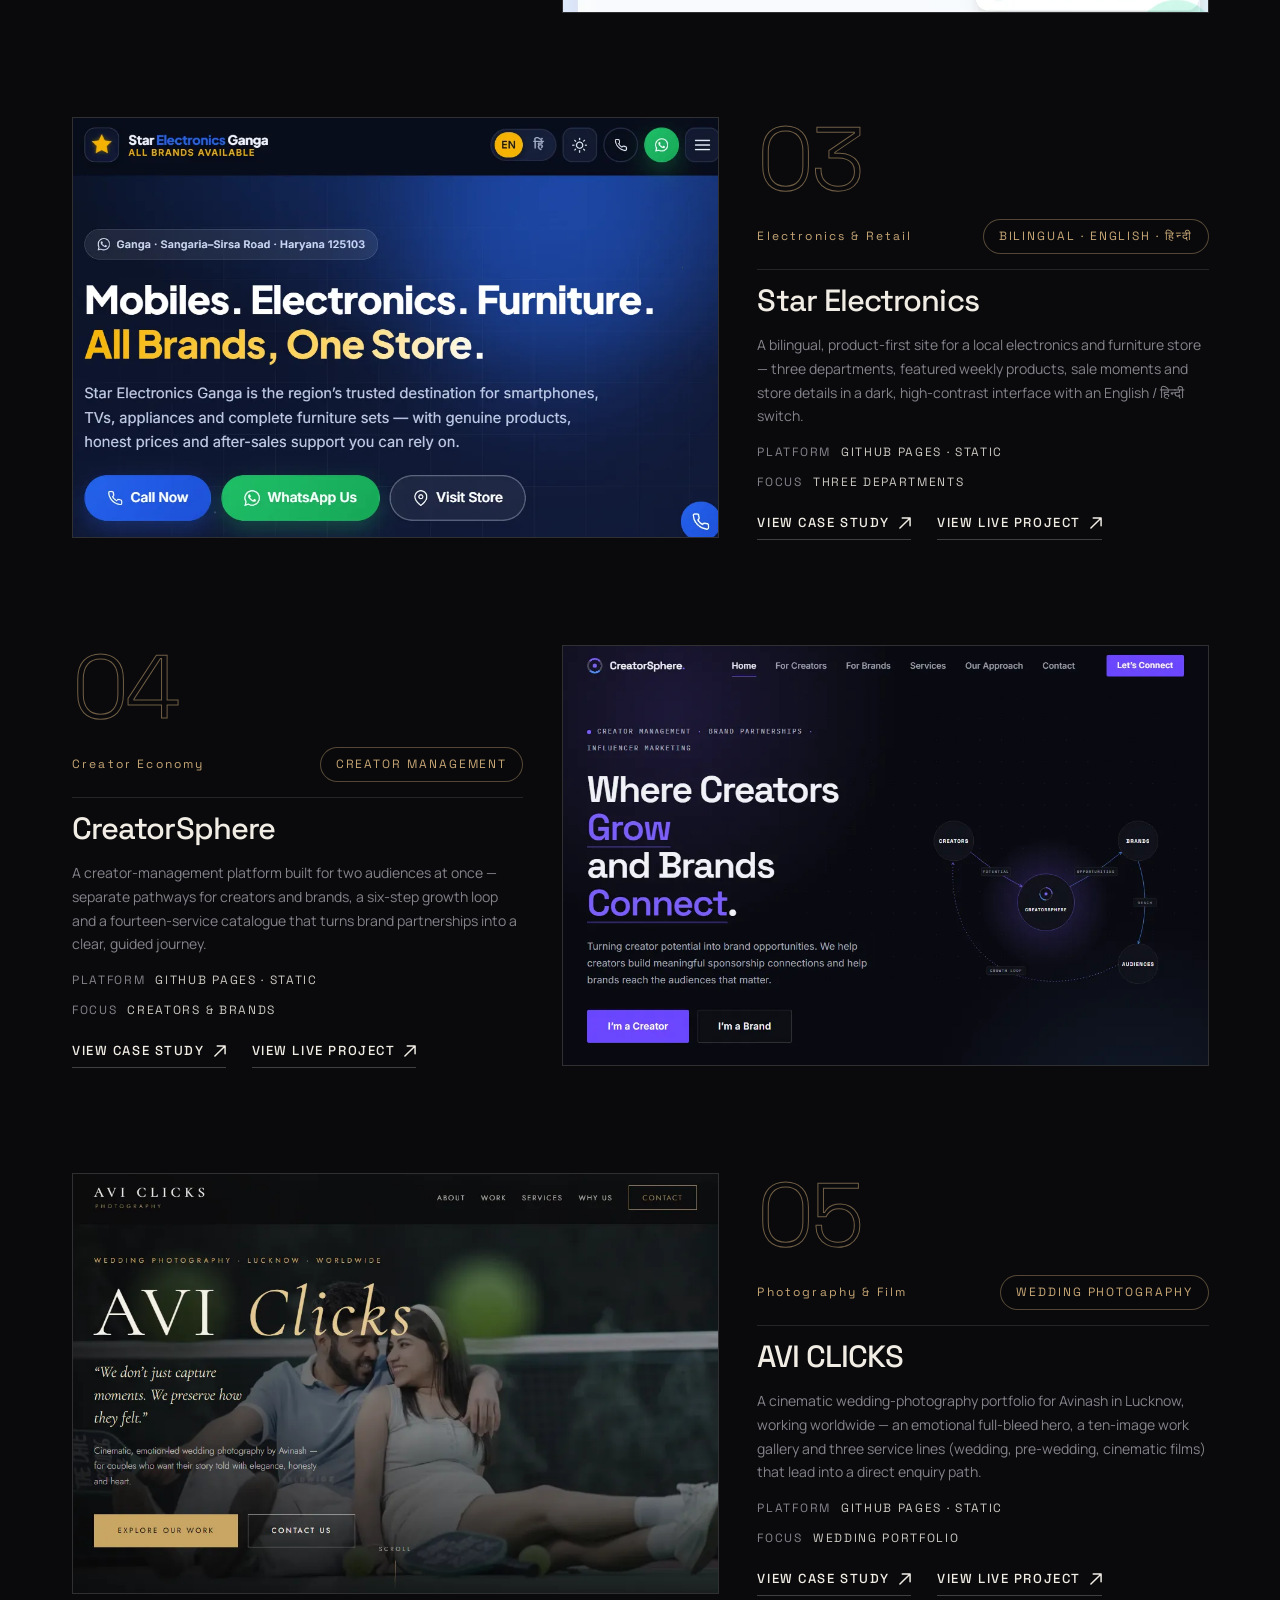
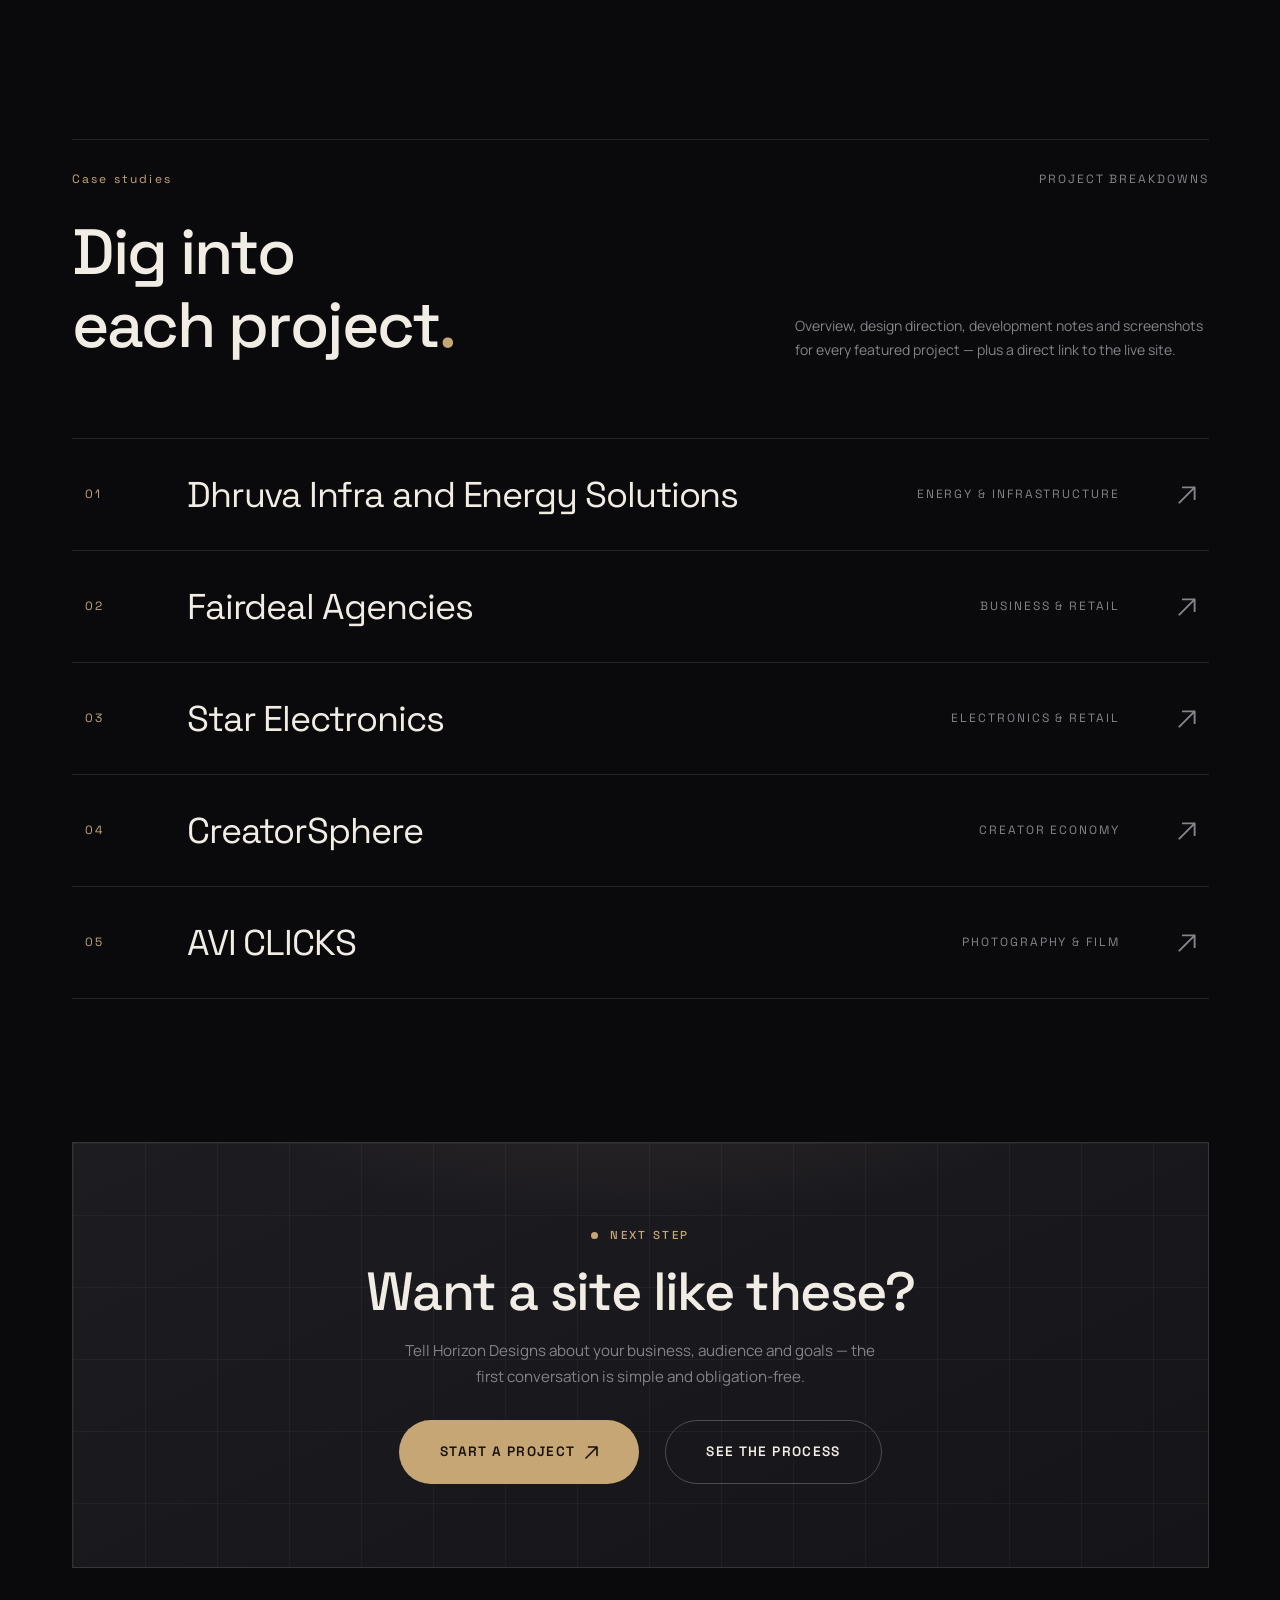
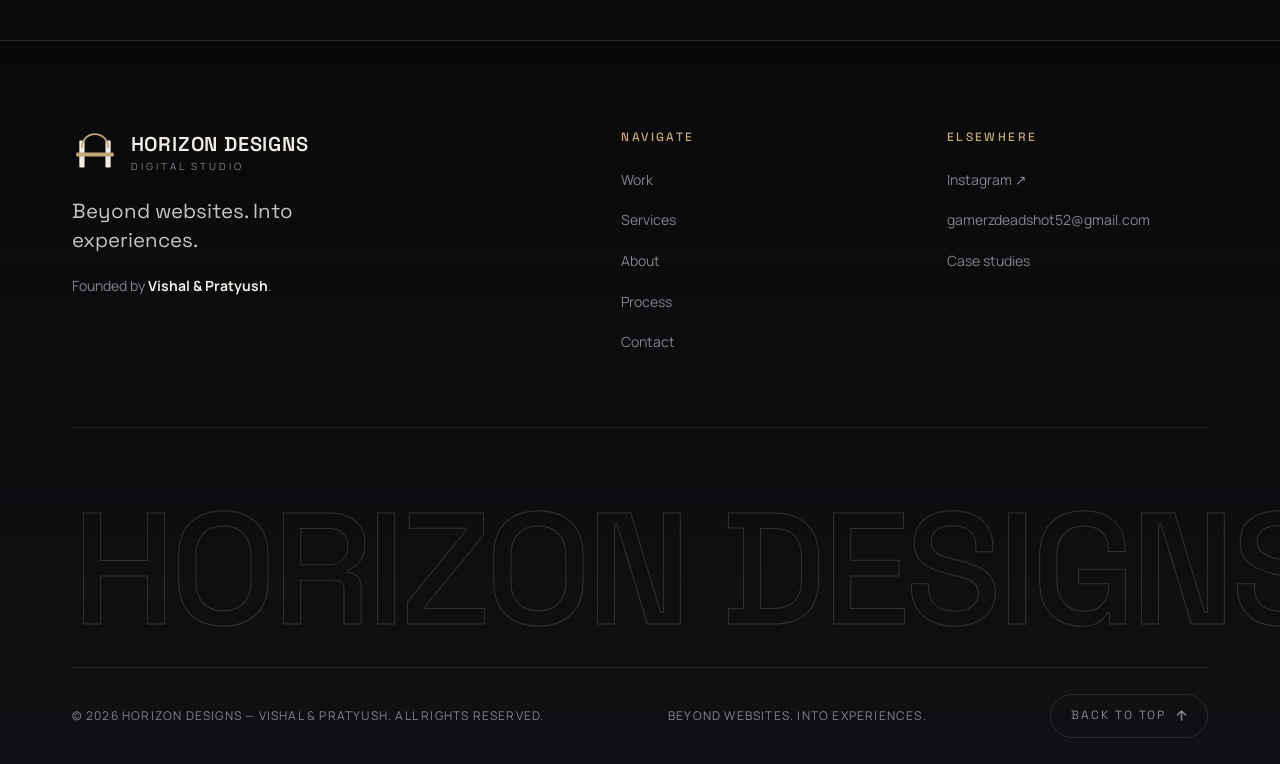
<file: work.html>
<!DOCTYPE html>
<html lang="en" class="no-js">
<head>
  <meta charset="UTF-8">
  <meta name="viewport" content="width=device-width, initial-scale=1">
  <title>Work — Horizon Designs</title>
  <meta name="description" content="Five live websites by Horizon Designs — CreatorSphere, AVI CLICKS, Dhruva Infra and Energy Solutions, Fairdeal Agencies and Star Electronics. Open each deployed experience or read the full case study.">
  <meta name="author" content="Horizon Designs — Vishal &amp; Pratyush">
  <meta name="theme-color" content="#0A0A0C">
  <!-- Add <link rel="canonical" href="https://your-domain.com/work.html" once the production domain is known. -->

  <meta property="og:type" content="website">
  <meta property="og:site_name" content="Horizon Designs">
  <meta property="og:title" content="Work — Horizon Designs">
  <meta property="og:description" content="Five live websites, each shaped around its own audience and purpose. Open the deployed experience or read the case study.">
  <meta property="og:image" content="assets/images/og-cover.png">
  <meta name="twitter:card" content="summary_large_image">

  <link rel="icon" href="assets/icons/favicon.svg" type="image/svg+xml">
  <link rel="mask-icon" href="assets/icons/favicon.svg" color="#C6A675">
  <link rel="preload" href="assets/fonts/SpaceGrotesk-var-latin.woff2" as="font" type="font/woff2" crossorigin>
  <link rel="preload" href="assets/fonts/Manrope-var-latin.woff2" as="font" type="font/woff2" crossorigin>

  <link rel="stylesheet" href="css/variables.css">
  <link rel="stylesheet" href="css/reset.css">
  <link rel="stylesheet" href="css/typography.css">
  <link rel="stylesheet" href="css/layout.css">
  <link rel="stylesheet" href="css/components.css">
  <link rel="stylesheet" href="css/animations.css">
  <link rel="stylesheet" href="css/responsive.css">

  <script>
    (function () {
      var d = document.documentElement;
      d.classList.remove('no-js');
      setTimeout(function () {
        if (!window.__hdBooted) { d.classList.add('no-js'); d.classList.remove('js'); }
      }, 4000);
    })();
  </script>
</head>

<body>
  <a class="skip-link" href="#main">Skip to content</a>
  <div class="ambient" aria-hidden="true"></div>

  <!-- Header -->
  <header class="site-header" id="site-header">
    <div class="container site-header__inner">
      <a class="brand" href="index.html" aria-label="Horizon Designs Digital Studio — home">
        <svg class="brand__mark" viewBox="0 0 44 44" fill="none" aria-hidden="true">
          <rect x="7" y="9" width="5" height="26" rx="1" fill="currentColor"/>
          <rect x="32" y="9" width="5" height="26" rx="1" fill="currentColor"/>
          <path d="M9.5 15.5A12.5 12.5 0 0 1 34.5 15.5" stroke="#C6A675" stroke-width="1.6" stroke-linecap="round"/>
          <rect x="4" y="20.5" width="36" height="4" rx="1.2" fill="#C6A675"/>
        </svg>
        <span>
          <span class="brand__name">Horizon Designs</span>
          <span class="brand__sub">Digital Studio</span>
        </span>
      </a>

      <nav class="nav-desktop" aria-label="Primary">
        <a class="nav-link is-active" href="work.html" aria-current="page">Work</a>
        <a class="nav-link" href="services.html">Services</a>
        <a class="nav-link" href="about.html">About</a>
        <a class="nav-link" href="process.html">Process</a>
        <a class="nav-link" href="contact.html">Contact</a>
      </nav>

      <div class="site-header__actions">
        <a class="btn btn--primary btn--sm" href="contact.html">Start a Project</a>
        <button class="nav-toggle" type="button" aria-expanded="false" aria-controls="mobile-menu" aria-label="Open menu">
          <span class="nav-toggle__lines" aria-hidden="true"><span></span><span></span></span>
        </button>
      </div>
    </div>

    <div class="mobile-menu" id="mobile-menu" aria-hidden="true">
      <nav class="container mobile-menu__inner" aria-label="Mobile">
        <ul class="mobile-menu__list">
          <li><a class="mobile-menu__link" href="work.html" style="--mm-delay: 60ms">Work</a></li>
          <li><a class="mobile-menu__link" href="services.html" style="--mm-delay: 120ms">Services</a></li>
          <li><a class="mobile-menu__link" href="about.html" style="--mm-delay: 180ms">About</a></li>
          <li><a class="mobile-menu__link" href="process.html" style="--mm-delay: 240ms">Process</a></li>
          <li><a class="mobile-menu__link" href="contact.html" style="--mm-delay: 300ms">Contact</a></li>
        </ul>
        <div class="mobile-menu__foot">
          <a class="btn btn--primary" href="contact.html" style="margin-bottom: 6px;">Start a Project</a>
          <a href="mailto:gamerzdeadshot52@gmail.com">gamerzdeadshot52@gmail.com</a>
          <a href="https://www.instagram.com/horizon___designs/" target="_blank" rel="noopener noreferrer">Instagram — horizon___designs</a>
        </div>
      </nav>
    </div>
  </header>

  <main id="main">

    <!-- Page hero -->
    <section class="page-hero" id="top" aria-labelledby="page-title">
      <div class="container">
        <p class="eyebrow" data-page-item style="--pd: 60ms">Selected work</p>
        <h1 class="page-hero__title" id="page-title" data-page-item style="--pd: 140ms">
          Work you can open right now<span class="dot-accent"></span>
        </h1>
        <p class="lead page-hero__lead" data-page-item style="--pd: 240ms">
          Five real websites, live in the wild — each shaped around its own audience, tone and
          purpose. Every project links straight to the deployed experience, with a full case
          study behind it.
        </p>
        <dl class="hero__meta" data-page-item style="--pd: 340ms">
          <div class="hero__meta-item"><dt>Projects</dt><dd>Five live websites</dd></div>
          <div class="hero__meta-item"><dt>Categories</dt><dd>Creators · Photography · Energy · Retail</dd></div>
          <div class="hero__meta-item"><dt>Role</dt><dd>Design &amp; Frontend</dd></div>
        </dl>
      </div>
    </section>

    <!-- ==================================================================
         FULL SHOWCASE — one large editorial row per project
         ================================================================== -->
    <section class="section section--tight" aria-label="Projects">
      <div class="container">
        <div class="showcase">

          <!-- 01 — DHRUVA INFRA AND ENERGY SOLUTIONS -->
          <article class="showcase__row" data-reveal>
            <div class="showcase__media-col">
              <a class="showcase__media" data-tilt
                 href="https://vermillion-crepe-007be0.netlify.app/"
                 target="_blank" rel="noopener noreferrer"
                 aria-label="View the Dhruva Infra and Energy Solutions live website (opens in a new tab)">
                <img src="assets/images/dhruva-infra.webp"
                     width="1090" height="830" decoding="async"
                     alt="Screenshot of the Dhruva Infra and Energy Solutions website homepage showing a solar panel field hero image">
                <span class="project__veil" aria-hidden="true"></span>
                <span class="project__hint" aria-hidden="true">
                  View live
                  <svg width="11" height="11" viewBox="0 0 13 13" fill="none"><path d="M1 12L12 1M12 1H3.5M12 1v8.5" stroke="currentColor" stroke-width="1.7" stroke-linecap="round" stroke-linejoin="round"/></svg>
                </span>
              </a>
            </div>
            <div class="showcase__body-col">
              <span class="showcase__index" aria-hidden="true">01</span>
              <div class="showcase__body">
                <div class="project__top">
                  <span class="index-label">Energy &amp; Infrastructure</span>
                  <span class="chip chip--bronze">Solar services</span>
                </div>
                <h2 class="project__title">
                  <a href="https://vermillion-crepe-007be0.netlify.app/" target="_blank" rel="noopener noreferrer">
                    Dhruva Infra and Energy Solutions
                  </a>
                </h2>
                <p class="project__desc">
                  A bright, confident site for a solar energy company — residential and commercial
                  solar offerings, government subsidy guidance and product highlights, presented
                  with strong photography and a direct enquiry path.
                </p>
                <dl class="project__facts">
                  <div class="project__fact"><dt>Platform</dt><dd>Netlify · Static</dd></div>
                  <div class="project__fact"><dt>Focus</dt><dd>Solar services</dd></div>
                </dl>
                <div class="project__links">
                  <a class="link-arrow" href="projects/dhruva-infra.html">
                    View Case Study
                    <svg width="12" height="12" viewBox="0 0 13 13" fill="none" aria-hidden="true"><path d="M1 12L12 1M12 1H3.5M12 1v8.5" stroke="currentColor" stroke-width="1.6" stroke-linecap="round" stroke-linejoin="round"/></svg>
                  </a>
                  <a class="link-arrow" href="https://vermillion-crepe-007be0.netlify.app/" target="_blank" rel="noopener noreferrer">
                    View Live Project
                    <svg width="12" height="12" viewBox="0 0 13 13" fill="none" aria-hidden="true"><path d="M1 12L12 1M12 1H3.5M12 1v8.5" stroke="currentColor" stroke-width="1.6" stroke-linecap="round" stroke-linejoin="round"/></svg>
                  </a>
                </div>
              </div>
            </div>
          </article>

          <!-- 03 — FAIRDEAL AGENCIES -->
          <article class="showcase__row" data-reveal>
            <div class="showcase__media-col">
              <a class="showcase__media" data-tilt
                 href="https://fairdeal-agencies.ai.studio/"
                 target="_blank" rel="noopener noreferrer"
                 aria-label="View the Fairdeal Agencies live website (opens in a new tab)">
                <img src="assets/images/fairdeal-agencies.webp" loading="lazy"
                     width="1101" height="819" decoding="async"
                     alt="Screenshot of the Fairdeal Agencies website homepage with the headline Smart Appliances. Better Living.">
                <span class="project__veil" aria-hidden="true"></span>
                <span class="project__hint" aria-hidden="true">
                  View live
                  <svg width="11" height="11" viewBox="0 0 13 13" fill="none"><path d="M1 12L12 1M12 1H3.5M12 1v8.5" stroke="currentColor" stroke-width="1.7" stroke-linecap="round" stroke-linejoin="round"/></svg>
                </span>
              </a>
            </div>
            <div class="showcase__body-col">
              <span class="showcase__index" aria-hidden="true">02</span>
              <div class="showcase__body">
                <div class="project__top">
                  <span class="index-label">Business &amp; Retail</span>
                  <span class="chip chip--bronze">Multi-brand showroom</span>
                </div>
                <h2 class="project__title">
                  <a href="https://fairdeal-agencies.ai.studio/" target="_blank" rel="noopener noreferrer">
                    Fairdeal Agencies
                  </a>
                </h2>
                <p class="project__desc">
                  A polished retail identity for a multi-brand appliances and electronics showroom —
                  category-first browsing, offer highlights and a confident blue system that guides
                  shoppers from discovery to enquiry.
                </p>
                <dl class="project__facts">
                  <div class="project__fact"><dt>Platform</dt><dd>React · Vite</dd></div>
                  <div class="project__fact"><dt>Focus</dt><dd>Product discovery</dd></div>
                </dl>
                <div class="project__links">
                  <a class="link-arrow" href="projects/fairdeal-agencies.html">
                    View Case Study
                    <svg width="12" height="12" viewBox="0 0 13 13" fill="none" aria-hidden="true"><path d="M1 12L12 1M12 1H3.5M12 1v8.5" stroke="currentColor" stroke-width="1.6" stroke-linecap="round" stroke-linejoin="round"/></svg>
                  </a>
                  <a class="link-arrow" href="https://fairdeal-agencies.ai.studio/" target="_blank" rel="noopener noreferrer">
                    View Live Project
                    <svg width="12" height="12" viewBox="0 0 13 13" fill="none" aria-hidden="true"><path d="M1 12L12 1M12 1H3.5M12 1v8.5" stroke="currentColor" stroke-width="1.6" stroke-linecap="round" stroke-linejoin="round"/></svg>
                  </a>
                </div>
              </div>
            </div>
          </article>

          <!-- 04 — STAR ELECTRONICS -->
          <article class="showcase__row" data-reveal>
            <div class="showcase__media-col">
              <a class="showcase__media" data-tilt
                 href="https://gamerzdeadshot52-beep.github.io/Star-electronics-4/"
                 target="_blank" rel="noopener noreferrer"
                 aria-label="View the Star Electronics live website (opens in a new tab)">
                <img src="assets/images/star-electronics.webp" loading="lazy"
                     width="1090" height="830" decoding="async"
                     alt="Screenshot of the Star Electronics website homepage with the headline Mobiles. Electronics. Furniture. All Brands, One Store.">
                <span class="project__veil" aria-hidden="true"></span>
                <span class="project__hint" aria-hidden="true">
                  View live
                  <svg width="11" height="11" viewBox="0 0 13 13" fill="none"><path d="M1 12L12 1M12 1H3.5M12 1v8.5" stroke="currentColor" stroke-width="1.7" stroke-linecap="round" stroke-linejoin="round"/></svg>
                </span>
              </a>
            </div>
            <div class="showcase__body-col">
              <span class="showcase__index" aria-hidden="true">03</span>
              <div class="showcase__body">
                <div class="project__top">
                  <span class="index-label">Electronics &amp; Retail</span>
                  <span class="chip chip--bronze">Bilingual · English · हिन्दी</span>
                </div>
                <h2 class="project__title">
                  <a href="https://gamerzdeadshot52-beep.github.io/Star-electronics-4/" target="_blank" rel="noopener noreferrer">
                    Star Electronics
                  </a>
                </h2>
                <p class="project__desc">
                  A bilingual, product-first site for a local electronics and furniture store —
                  three departments, featured weekly products, sale moments and store details in a
                  dark, high-contrast interface with an English / हिन्दी switch.
                </p>
                <dl class="project__facts">
                  <div class="project__fact"><dt>Platform</dt><dd>GitHub Pages · Static</dd></div>
                  <div class="project__fact"><dt>Focus</dt><dd>Three departments</dd></div>
                </dl>
                <div class="project__links">
                  <a class="link-arrow" href="projects/star-electronics.html">
                    View Case Study
                    <svg width="12" height="12" viewBox="0 0 13 13" fill="none" aria-hidden="true"><path d="M1 12L12 1M12 1H3.5M12 1v8.5" stroke="currentColor" stroke-width="1.6" stroke-linecap="round" stroke-linejoin="round"/></svg>
                  </a>
                  <a class="link-arrow" href="https://gamerzdeadshot52-beep.github.io/Star-electronics-4/" target="_blank" rel="noopener noreferrer">
                    View Live Project
                    <svg width="12" height="12" viewBox="0 0 13 13" fill="none" aria-hidden="true"><path d="M1 12L12 1M12 1H3.5M12 1v8.5" stroke="currentColor" stroke-width="1.6" stroke-linecap="round" stroke-linejoin="round"/></svg>
                  </a>
                </div>
              </div>
            </div>
          </article>

          <!-- 04 — CREATORSPHERE -->
          <article class="showcase__row" data-reveal>
            <div class="showcase__media-col">
              <a class="showcase__media" data-tilt
                 href="https://gamerzdeadshot52-beep.github.io/Creator-sphere/"
                 target="_blank" rel="noopener noreferrer"
                 aria-label="View the CreatorSphere live website (opens in a new tab)">
                <img src="assets/images/creator-sphere.webp" loading="lazy"
                     width="1090" height="830" decoding="async"
                     alt="Screenshot of the CreatorSphere website homepage with the headline Where Creators Grow and Brands Connect beside a creator-brand growth-loop diagram">
                <span class="project__veil" aria-hidden="true"></span>
                <span class="project__hint" aria-hidden="true">
                  View live
                  <svg width="11" height="11" viewBox="0 0 13 13" fill="none"><path d="M1 12L12 1M12 1H3.5M12 1v8.5" stroke="currentColor" stroke-width="1.7" stroke-linecap="round" stroke-linejoin="round"/></svg>
                </span>
              </a>
            </div>
            <div class="showcase__body-col">
              <span class="showcase__index" aria-hidden="true">04</span>
              <div class="showcase__body">
                <div class="project__top">
                  <span class="index-label">Creator Economy</span>
                  <span class="chip chip--bronze">Creator management</span>
                </div>
                <h2 class="project__title">
                  <a href="https://gamerzdeadshot52-beep.github.io/Creator-sphere/" target="_blank" rel="noopener noreferrer">
                    CreatorSphere
                  </a>
                </h2>
                <p class="project__desc">
                  A creator-management platform built for two audiences at once — separate pathways
                  for creators and brands, a six-step growth loop and a fourteen-service catalogue
                  that turns brand partnerships into a clear, guided journey.
                </p>
                <dl class="project__facts">
                  <div class="project__fact"><dt>Platform</dt><dd>GitHub Pages · Static</dd></div>
                  <div class="project__fact"><dt>Focus</dt><dd>Creators &amp; brands</dd></div>
                </dl>
                <div class="project__links">
                  <a class="link-arrow" href="projects/creator-sphere.html">
                    View Case Study
                    <svg width="12" height="12" viewBox="0 0 13 13" fill="none" aria-hidden="true"><path d="M1 12L12 1M12 1H3.5M12 1v8.5" stroke="currentColor" stroke-width="1.6" stroke-linecap="round" stroke-linejoin="round"/></svg>
                  </a>
                  <a class="link-arrow" href="https://gamerzdeadshot52-beep.github.io/Creator-sphere/" target="_blank" rel="noopener noreferrer">
                    View Live Project
                    <svg width="12" height="12" viewBox="0 0 13 13" fill="none" aria-hidden="true"><path d="M1 12L12 1M12 1H3.5M12 1v8.5" stroke="currentColor" stroke-width="1.6" stroke-linecap="round" stroke-linejoin="round"/></svg>
                  </a>
                </div>
              </div>
            </div>
          </article>

          <!-- 05 — AVI CLICKS -->
          <article class="showcase__row" data-reveal>
            <div class="showcase__media-col">
              <a class="showcase__media" data-tilt
                 href="https://gamerzdeadshot52-beep.github.io/Aviclicks/#portfolio"
                 target="_blank" rel="noopener noreferrer"
                 aria-label="View the AVI CLICKS live website (opens in a new tab)">
                <img src="assets/images/aviclicks.webp" loading="lazy"
                     width="1090" height="830" decoding="async"
                     alt="Screenshot of the AVI CLICKS website homepage with the headline AVI Clicks over a wedding portrait and the quote We don’t just capture moments. We preserve how they felt.">
                <span class="project__veil" aria-hidden="true"></span>
                <span class="project__hint" aria-hidden="true">
                  View live
                  <svg width="11" height="11" viewBox="0 0 13 13" fill="none"><path d="M1 12L12 1M12 1H3.5M12 1v8.5" stroke="currentColor" stroke-width="1.7" stroke-linecap="round" stroke-linejoin="round"/></svg>
                </span>
              </a>
            </div>
            <div class="showcase__body-col">
              <span class="showcase__index" aria-hidden="true">05</span>
              <div class="showcase__body">
                <div class="project__top">
                  <span class="index-label">Photography &amp; Film</span>
                  <span class="chip chip--bronze">Wedding photography</span>
                </div>
                <h2 class="project__title">
                  <a href="https://gamerzdeadshot52-beep.github.io/Aviclicks/#portfolio" target="_blank" rel="noopener noreferrer">
                    AVI CLICKS
                  </a>
                </h2>
                <p class="project__desc">
                  A cinematic wedding-photography portfolio for Avinash in Lucknow, working
                  worldwide — an emotional full-bleed hero, a ten-image work gallery and three
                  service lines (wedding, pre-wedding, cinematic films) that lead into a direct
                  enquiry path.
                </p>
                <dl class="project__facts">
                  <div class="project__fact"><dt>Platform</dt><dd>GitHub Pages · Static</dd></div>
                  <div class="project__fact"><dt>Focus</dt><dd>Wedding portfolio</dd></div>
                </dl>
                <div class="project__links">
                  <a class="link-arrow" href="projects/aviclicks.html">
                    View Case Study
                    <svg width="12" height="12" viewBox="0 0 13 13" fill="none" aria-hidden="true"><path d="M1 12L12 1M12 1H3.5M12 1v8.5" stroke="currentColor" stroke-width="1.6" stroke-linecap="round" stroke-linejoin="round"/></svg>
                  </a>
                  <a class="link-arrow" href="https://gamerzdeadshot52-beep.github.io/Aviclicks/#portfolio" target="_blank" rel="noopener noreferrer">
                    View Live Project
                    <svg width="12" height="12" viewBox="0 0 13 13" fill="none" aria-hidden="true"><path d="M1 12L12 1M12 1H3.5M12 1v8.5" stroke="currentColor" stroke-width="1.6" stroke-linecap="round" stroke-linejoin="round"/></svg>
                  </a>
                </div>
              </div>
            </div>
          </article>

        </div>
      </div>
    </section>

    <!-- ==================================================================
         CASE STUDY INDEX
         ================================================================== -->
    <section class="section section--tight" id="case-studies" aria-labelledby="cases-title">
      <div class="container">
        <header class="section-head" data-reveal>
          <div class="section-head__top">
            <span class="index-label">Case studies</span>
            <span class="meta-text">Project breakdowns</span>
          </div>
          <div class="section-head__grid">
            <h2 class="section-title" id="cases-title">Dig into each project<span class="dot-accent"></span></h2>
            <p class="section-head__intro">
              Overview, design direction, development notes and screenshots for every featured
              project — plus a direct link to the live site.
            </p>
          </div>
        </header>

        <div class="case-list" data-reveal>
          <a class="case-row" href="projects/dhruva-infra.html">
            <span class="case-row__index">01</span>
            <span class="case-row__title">Dhruva Infra and Energy Solutions</span>
            <span class="case-row__cat">Energy &amp; Infrastructure</span>
            <span class="case-row__arrow" aria-hidden="true">
              <svg width="18" height="18" viewBox="0 0 13 13" fill="none"><path d="M1 12L12 1M12 1H3.5M12 1v8.5" stroke="currentColor" stroke-width="1.4" stroke-linecap="round" stroke-linejoin="round"/></svg>
            </span>
          </a>
          <a class="case-row" href="projects/fairdeal-agencies.html">
            <span class="case-row__index">02</span>
            <span class="case-row__title">Fairdeal Agencies</span>
            <span class="case-row__cat">Business &amp; Retail</span>
            <span class="case-row__arrow" aria-hidden="true">
              <svg width="18" height="18" viewBox="0 0 13 13" fill="none"><path d="M1 12L12 1M12 1H3.5M12 1v8.5" stroke="currentColor" stroke-width="1.4" stroke-linecap="round" stroke-linejoin="round"/></svg>
            </span>
          </a>
          <a class="case-row" href="projects/star-electronics.html">
            <span class="case-row__index">03</span>
            <span class="case-row__title">Star Electronics</span>
            <span class="case-row__cat">Electronics &amp; Retail</span>
            <span class="case-row__arrow" aria-hidden="true">
              <svg width="18" height="18" viewBox="0 0 13 13" fill="none"><path d="M1 12L12 1M12 1H3.5M12 1v8.5" stroke="currentColor" stroke-width="1.4" stroke-linecap="round" stroke-linejoin="round"/></svg>
            </span>
          </a>
          <a class="case-row" href="projects/creator-sphere.html">
            <span class="case-row__index">04</span>
            <span class="case-row__title">CreatorSphere</span>
            <span class="case-row__cat">Creator Economy</span>
            <span class="case-row__arrow" aria-hidden="true">
              <svg width="18" height="18" viewBox="0 0 13 13" fill="none"><path d="M1 12L12 1M12 1H3.5M12 1v8.5" stroke="currentColor" stroke-width="1.4" stroke-linecap="round" stroke-linejoin="round"/></svg>
            </span>
          </a>
          <a class="case-row" href="projects/aviclicks.html">
            <span class="case-row__index">05</span>
            <span class="case-row__title">AVI CLICKS</span>
            <span class="case-row__cat">Photography &amp; Film</span>
            <span class="case-row__arrow" aria-hidden="true">
              <svg width="18" height="18" viewBox="0 0 13 13" fill="none"><path d="M1 12L12 1M12 1H3.5M12 1v8.5" stroke="currentColor" stroke-width="1.4" stroke-linecap="round" stroke-linejoin="round"/></svg>
            </span>
          </a>
        </div>
      </div>
    </section>

    <!-- CTA band -->
    <section class="section section--tight" aria-label="Start a project">
      <div class="container">
        <div class="cta-band" data-reveal>
          <p class="eyebrow">Next step</p>
          <h2 class="cta-band__title">Want a site like these?</h2>
          <p class="cta-band__lead">
            Tell Horizon Designs about your business, audience and goals — the first conversation
            is simple and obligation-free.
          </p>
          <div class="cta-band__actions">
            <a class="btn btn--primary btn--lg" href="contact.html">
              Start a Project
              <span class="btn__arrow" aria-hidden="true">
                <svg width="13" height="13" viewBox="0 0 13 13" fill="none"><path d="M1 12L12 1M12 1H3.5M12 1v8.5" stroke="currentColor" stroke-width="1.6" stroke-linecap="round" stroke-linejoin="round"/></svg>
              </span>
            </a>
            <a class="btn btn--ghost btn--lg" href="process.html">See the Process</a>
          </div>
        </div>
      </div>
    </section>

  </main>

  <!-- Footer -->
  <footer class="site-footer">
    <div class="container">
      <div class="footer__top">
        <div class="footer__brand">
          <a class="brand brand--footer" href="index.html" aria-label="Horizon Designs Digital Studio — home">
            <svg class="brand__mark" viewBox="0 0 44 44" fill="none" aria-hidden="true">
              <rect x="7" y="9" width="5" height="26" rx="1" fill="currentColor"/>
              <rect x="32" y="9" width="5" height="26" rx="1" fill="currentColor"/>
              <path d="M9.5 15.5A12.5 12.5 0 0 1 34.5 15.5" stroke="#C6A675" stroke-width="1.6" stroke-linecap="round"/>
              <rect x="4" y="20.5" width="36" height="4" rx="1.2" fill="#C6A675"/>
            </svg>
            <span>
              <span class="brand__name">Horizon Designs</span>
              <span class="brand__sub">Digital Studio</span>
            </span>
          </a>
          <p class="footer__tagline">Beyond websites. Into experiences.</p>
          <p class="muted" style="font-size: var(--fs-small);">
            Founded by <strong style="color: var(--c-ivory);">Vishal &amp; Pratyush</strong>.
          </p>
        </div>

        <nav aria-label="Footer">
          <h2 class="footer__col-title">Navigate</h2>
          <ul class="footer__links">
            <li><a href="work.html">Work</a></li>
            <li><a href="services.html">Services</a></li>
            <li><a href="about.html">About</a></li>
            <li><a href="process.html">Process</a></li>
            <li><a href="contact.html">Contact</a></li>
          </ul>
        </nav>

        <div>
          <h2 class="footer__col-title">Elsewhere</h2>
          <ul class="footer__links">
            <li><a href="https://www.instagram.com/horizon___designs/" target="_blank" rel="noopener noreferrer">Instagram ↗</a></li>
            <li><a href="mailto:gamerzdeadshot52@gmail.com">gamerzdeadshot52@gmail.com</a></li>
            <li><a href="work.html">Case studies</a></li>
          </ul>
        </div>
      </div>

      <p class="footer__wordmark" aria-hidden="true">Horizon Designs</p>

      <div class="footer__bottom">
        <span>© <span id="year">2026</span> Horizon Designs — Vishal &amp; Pratyush. All rights reserved.</span>
        <span>Beyond websites. Into experiences.</span>
        <a class="back-to-top" href="#top">
          Back to top
          <svg width="11" height="11" viewBox="0 0 12 12" fill="none" aria-hidden="true"><path d="M6 11V1M1.5 5.5 6 1l4.5 4.5" stroke="currentColor" stroke-width="1.6" stroke-linecap="round" stroke-linejoin="round"/></svg>
        </a>
      </div>
    </div>
  </footer>

  <script type="module" src="js/main.js"></script>
</body>
</html>
</file>
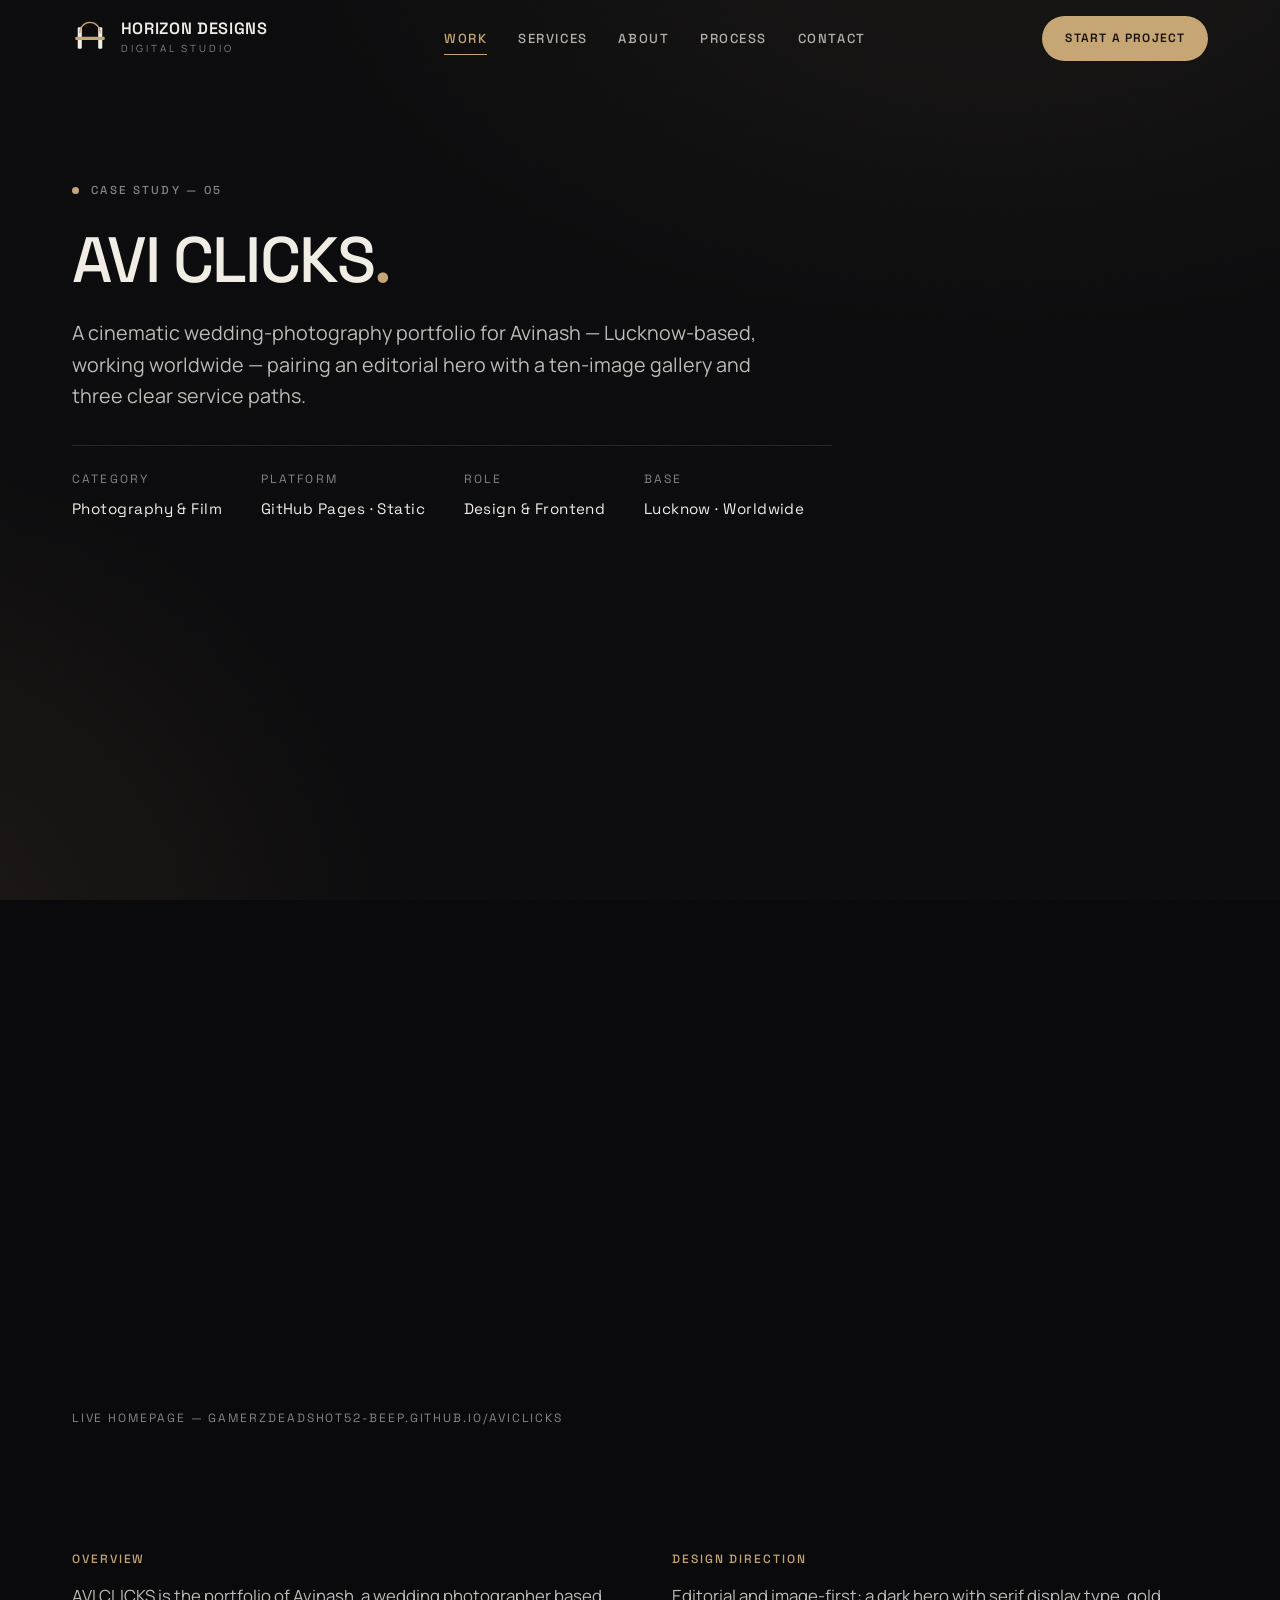
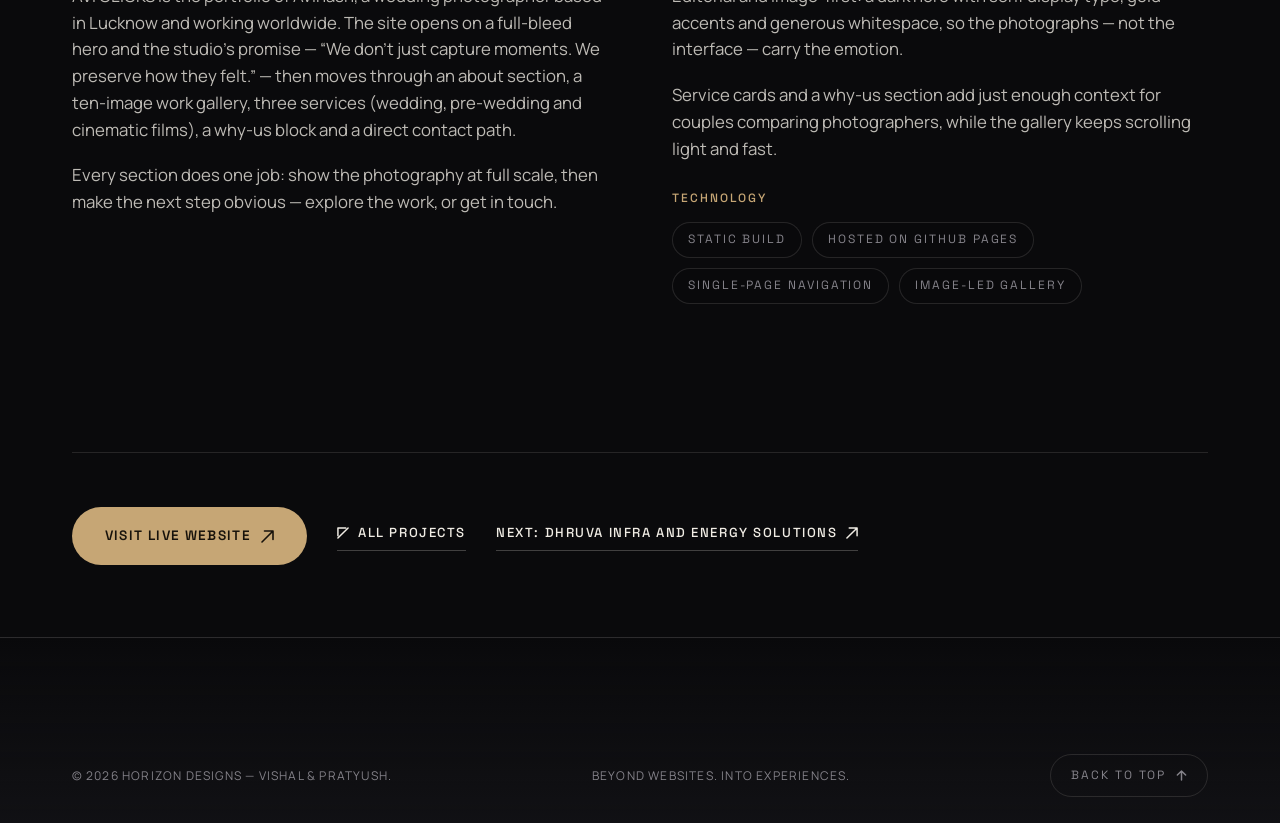
<file: projects/aviclicks.html>
<!DOCTYPE html>
<html lang="en" class="no-js">
<head>
  <meta charset="UTF-8">
  <meta name="viewport" content="width=device-width, initial-scale=1">
  <title>AVI CLICKS — Case Study | Horizon Designs</title>
  <meta name="description" content="Case study: AVI CLICKS — a cinematic wedding-photography portfolio for Avinash in Lucknow, working worldwide, designed and built by Horizon Designs.">
  <meta name="theme-color" content="#0A0A0C">
  <meta property="og:type" content="article">
  <meta property="og:site_name" content="Horizon Designs">
  <meta property="og:title" content="AVI CLICKS — Case Study | Horizon Designs">
  <meta property="og:description" content="A cinematic wedding-photography portfolio — editorial hero, ten-image gallery and three service paths from first look to enquiry.">
  <meta property="og:image" content="../assets/images/og-cover.png">
  <meta name="twitter:card" content="summary_large_image">
  <link rel="icon" href="../assets/icons/favicon.svg" type="image/svg+xml">
  <link rel="preload" href="../assets/fonts/SpaceGrotesk-var-latin.woff2" as="font" type="font/woff2" crossorigin>
  <link rel="preload" href="../assets/fonts/Manrope-var-latin.woff2" as="font" type="font/woff2" crossorigin>
  <link rel="stylesheet" href="../css/variables.css">
  <link rel="stylesheet" href="../css/reset.css">
  <link rel="stylesheet" href="../css/typography.css">
  <link rel="stylesheet" href="../css/layout.css">
  <link rel="stylesheet" href="../css/components.css">
  <link rel="stylesheet" href="../css/animations.css">
  <link rel="stylesheet" href="../css/responsive.css">
  <script>
    (function () {
      var d = document.documentElement;
      d.classList.remove('no-js');
      setTimeout(function () {
        if (!window.__hdBooted) { d.classList.add('no-js'); d.classList.remove('js'); }
      }, 4000);
    })();
  </script>
</head>

<body>
  <a class="skip-link" href="#main">Skip to content</a>
  <div class="ambient" aria-hidden="true"></div>

  <header class="site-header is-scrolled" id="site-header">
    <div class="container site-header__inner">
      <a class="brand" href="../index.html" aria-label="Horizon Designs Digital Studio — home">
        <svg class="brand__mark" viewBox="0 0 44 44" fill="none" aria-hidden="true">
          <rect x="7" y="9" width="5" height="26" rx="1" fill="currentColor"/>
          <rect x="32" y="9" width="5" height="26" rx="1" fill="currentColor"/>
          <path d="M9.5 15.5A12.5 12.5 0 0 1 34.5 15.5" stroke="#C6A675" stroke-width="1.6" stroke-linecap="round"/>
          <rect x="4" y="20.5" width="36" height="4" rx="1.2" fill="#C6A675"/>
        </svg>
        <span>
          <span class="brand__name">Horizon Designs</span>
          <span class="brand__sub">Digital Studio</span>
        </span>
      </a>

      <nav class="nav-desktop" aria-label="Primary">
        <a class="nav-link is-active" href="../work.html">Work</a>
        <a class="nav-link" href="../services.html">Services</a>
        <a class="nav-link" href="../about.html">About</a>
        <a class="nav-link" href="../process.html">Process</a>
        <a class="nav-link" href="../contact.html">Contact</a>
      </nav>

      <div class="site-header__actions">
        <a class="btn btn--primary btn--sm" href="../contact.html">Start a Project</a>
        <button class="nav-toggle" type="button" aria-expanded="false" aria-controls="mobile-menu" aria-label="Open menu">
          <span class="nav-toggle__lines" aria-hidden="true"><span></span><span></span></span>
        </button>
      </div>
    </div>

    <div class="mobile-menu" id="mobile-menu" aria-hidden="true">
      <nav class="container mobile-menu__inner" aria-label="Mobile">
        <ul class="mobile-menu__list">
          <li><a class="mobile-menu__link" href="../work.html" style="--mm-delay: 60ms">Work</a></li>
          <li><a class="mobile-menu__link" href="../services.html" style="--mm-delay: 120ms">Services</a></li>
          <li><a class="mobile-menu__link" href="../about.html" style="--mm-delay: 180ms">About</a></li>
          <li><a class="mobile-menu__link" href="../process.html" style="--mm-delay: 240ms">Process</a></li>
          <li><a class="mobile-menu__link" href="../contact.html" style="--mm-delay: 300ms">Contact</a></li>
        </ul>
        <div class="mobile-menu__foot">
          <a class="btn btn--primary" href="../contact.html" style="margin-bottom: 6px;">Start a Project</a>
          <a href="mailto:gamerzdeadshot52@gmail.com">gamerzdeadshot52@gmail.com</a>
        </div>
      </nav>
    </div>
  </header>

  <main id="main">
    <section class="section" style="padding-top: calc(var(--header-h) + clamp(48px, 8vw, 96px));" aria-labelledby="case-title">
      <div class="container">
        <p class="eyebrow" data-reveal>Case study — 05</p>

        <h1 class="section-title" id="case-title" data-reveal style="margin-top: 22px;">
          AVI CLICKS<span class="dot-accent"></span>
        </h1>

        <p class="lead" data-reveal style="margin-top: 20px; max-width: 60ch;">
          A cinematic wedding-photography portfolio for Avinash — Lucknow-based, working
          worldwide — pairing an editorial hero with a ten-image gallery and three clear
          service paths.
        </p>

        <dl class="hero__meta" data-reveal style="margin-top: 34px; max-width: 760px;">
          <div class="hero__meta-item"><dt>Category</dt><dd>Photography &amp; Film</dd></div>
          <div class="hero__meta-item"><dt>Platform</dt><dd>GitHub Pages · Static</dd></div>
          <div class="hero__meta-item"><dt>Role</dt><dd>Design &amp; Frontend</dd></div>
          <div class="hero__meta-item"><dt>Base</dt><dd>Lucknow · Worldwide</dd></div>
        </dl>
      </div>
    </section>

    <section class="section" style="padding-block: clamp(24px, 4vw, 48px);" aria-label="Project screenshot">
      <div class="container">
        <figure class="project__media" data-reveal="mask" style="border-color: var(--c-bronze-line);">
          <img src="../assets/images/aviclicks.webp"
               width="1090" height="830" decoding="async"
               alt="Screenshot of the live AVI CLICKS website: a wedding-photography homepage with the headline AVI Clicks and the quote We don’t just capture moments. We preserve how they felt.">
        </figure>
        <figcaption class="meta-text" style="margin-top: 14px; display: block;">
          Live homepage — gamerzdeadshot52-beep.github.io/Aviclicks
        </figcaption>
      </div>
    </section>

    <section class="section" style="padding-block: clamp(40px, 6vw, 80px);" aria-label="Case study details">
      <div class="container split">
        <div data-reveal>
          <h2 class="meta-text" style="color: var(--c-bronze); margin-bottom: 16px;">Overview</h2>
          <div class="prose lead" style="font-size: var(--fs-body);">
            <p>
              AVI CLICKS is the portfolio of Avinash, a wedding photographer based in
              Lucknow and working worldwide. The site opens on a full-bleed hero and the
              studio’s promise — “We don’t just capture moments. We preserve how they
              felt.” — then moves through an about section, a ten-image work gallery,
              three services (wedding, pre-wedding and cinematic films), a why-us block
              and a direct contact path.
            </p>
            <p>
              Every section does one job: show the photography at full scale, then make
              the next step obvious — explore the work, or get in touch.
            </p>
          </div>
        </div>

        <div data-reveal style="--reveal-delay: 80ms;">
          <h2 class="meta-text" style="color: var(--c-bronze); margin-bottom: 16px;">Design direction</h2>
          <div class="prose lead" style="font-size: var(--fs-body);">
            <p>
              Editorial and image-first: a dark hero with serif display type, gold accents
              and generous whitespace, so the photographs — not the interface — carry the
              emotion.
            </p>
            <p>
              Service cards and a why-us section add just enough context for couples
              comparing photographers, while the gallery keeps scrolling light and fast.
            </p>
          </div>

          <h2 class="meta-text" style="color: var(--c-bronze); margin: 30px 0 16px;">Technology</h2>
          <div class="about__skills">
            <span class="chip">Static build</span>
            <span class="chip">Hosted on GitHub Pages</span>
            <span class="chip">Single-page navigation</span>
            <span class="chip">Image-led gallery</span>
          </div>
        </div>
      </div>
    </section>

    <section class="section section--tight" aria-label="Project links">
      <div class="container" data-reveal>
        <hr class="rule" style="margin-bottom: clamp(30px, 5vw, 54px);">
        <div style="display: flex; flex-wrap: wrap; gap: 18px 30px; align-items: center;">
          <a class="btn btn--primary" href="https://gamerzdeadshot52-beep.github.io/Aviclicks/#portfolio" target="_blank" rel="noopener noreferrer">
            Visit Live Website
            <span class="btn__arrow" aria-hidden="true">
              <svg width="13" height="13" viewBox="0 0 13 13" fill="none"><path d="M1 12L12 1M12 1H3.5M12 1v8.5" stroke="currentColor" stroke-width="1.6" stroke-linecap="round" stroke-linejoin="round"/></svg>
            </span>
          </a>
          <a class="link-arrow" href="../work.html">
            <svg width="12" height="12" viewBox="0 0 13 13" fill="none" aria-hidden="true"><path d="M12 1 1 12M1 1h8.5M1 1v8.5" stroke="currentColor" stroke-width="1.6" stroke-linecap="round" stroke-linejoin="round"/></svg>
            All projects
          </a>
          <a class="link-arrow" href="dhruva-infra.html">
            Next: Dhruva Infra and Energy Solutions
            <svg width="12" height="12" viewBox="0 0 13 13" fill="none" aria-hidden="true"><path d="M1 12L12 1M12 1H3.5M12 1v8.5" stroke="currentColor" stroke-width="1.6" stroke-linecap="round" stroke-linejoin="round"/></svg>
          </a>
        </div>
      </div>
    </section>
  </main>

  <footer class="site-footer">
    <div class="container">
      <div class="footer__bottom" style="border-top: none;">
        <span>© <span id="year">2026</span> Horizon Designs — Vishal &amp; Pratyush.</span>
        <span>Beyond websites. Into experiences.</span>
        <a class="back-to-top" href="#main">
          Back to top
          <svg width="11" height="11" viewBox="0 0 12 12" fill="none" aria-hidden="true"><path d="M6 11V1M1.5 5.5 6 1l4.5 4.5" stroke="currentColor" stroke-width="1.6" stroke-linecap="round" stroke-linejoin="round"/></svg>
        </a>
      </div>
    </div>
  </footer>

  <script type="module" src="../js/main.js"></script>
</body>
</html>
</file>
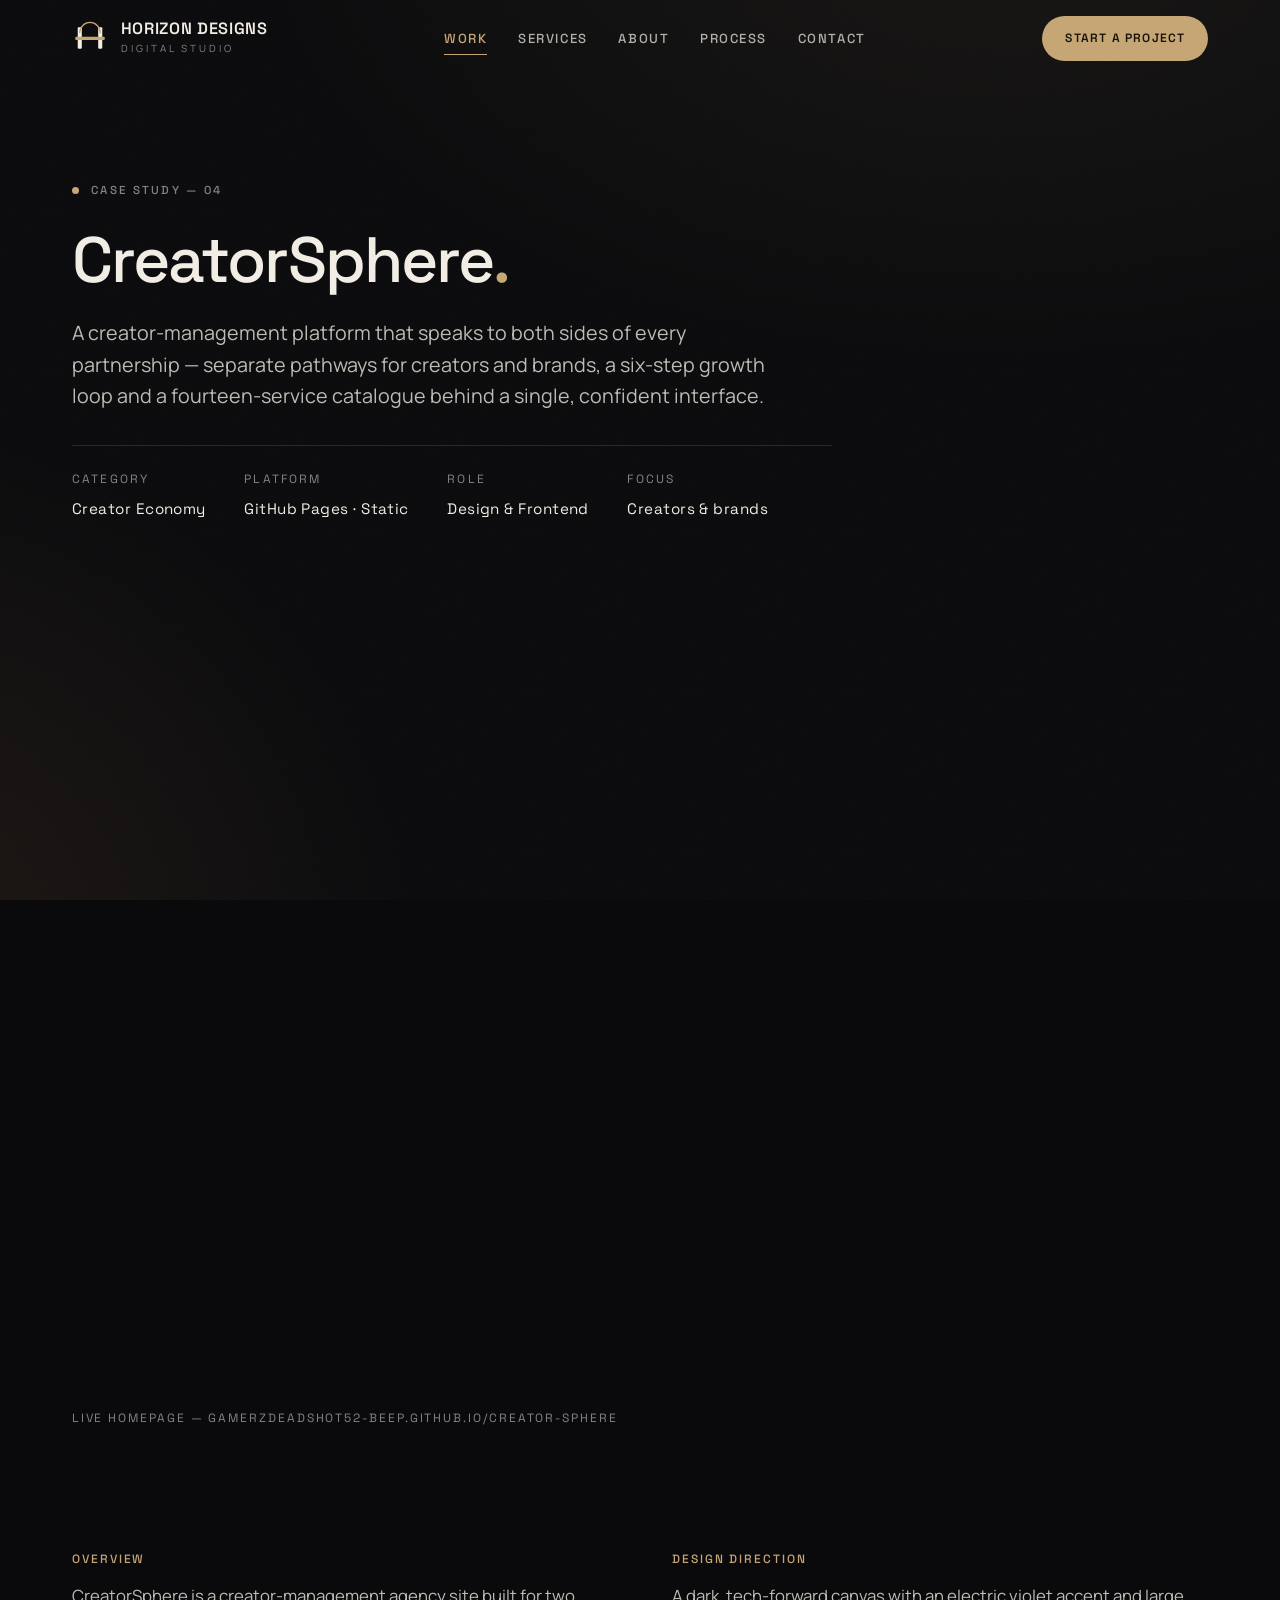
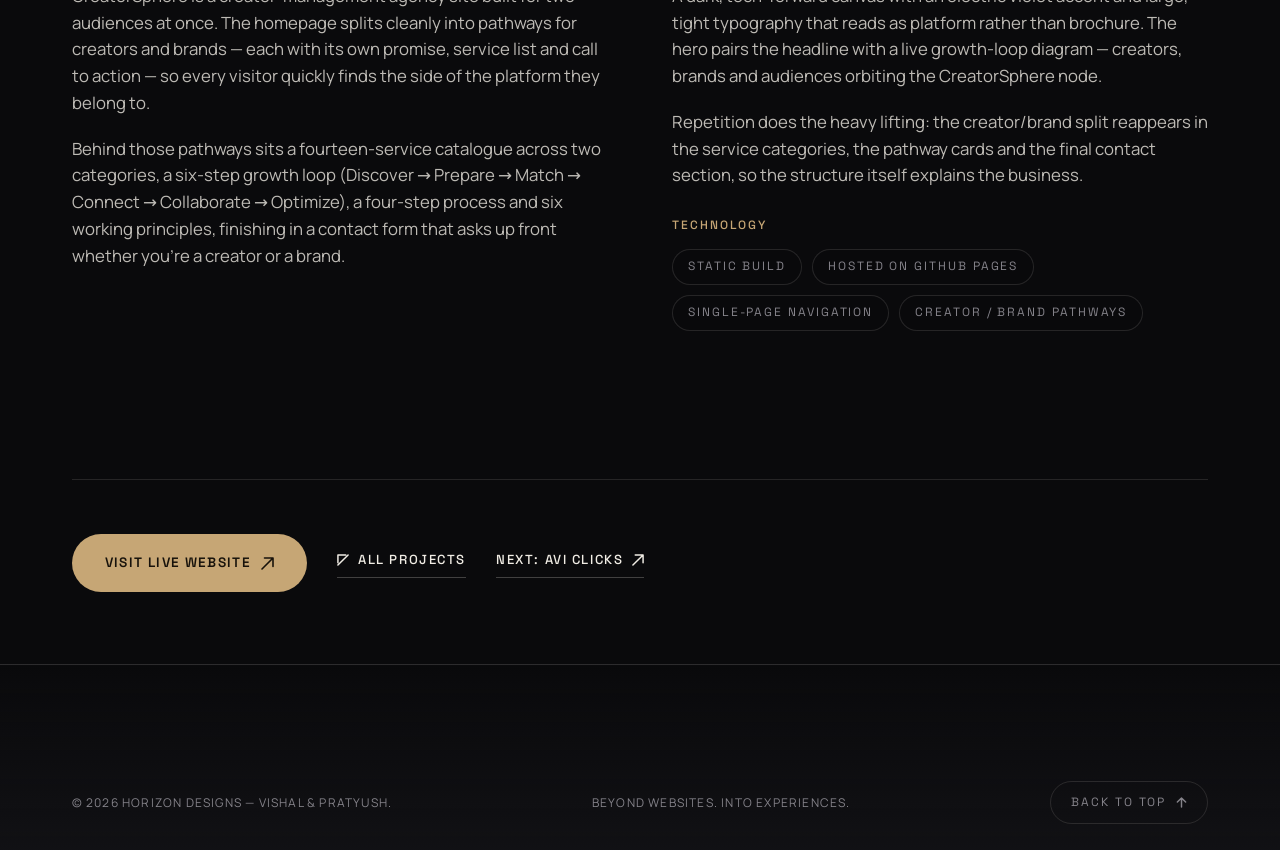
<file: projects/creator-sphere.html>
<!DOCTYPE html>
<html lang="en" class="no-js">
<head>
  <meta charset="UTF-8">
  <meta name="viewport" content="width=device-width, initial-scale=1">
  <title>CreatorSphere — Case Study | Horizon Designs</title>
  <meta name="description" content="Case study: CreatorSphere — a creator-management and brand-partnership platform for creators and brands, designed and built by Horizon Designs.">
  <meta name="theme-color" content="#0A0A0C">
  <meta property="og:type" content="article">
  <meta property="og:site_name" content="Horizon Designs">
  <meta property="og:title" content="CreatorSphere — Case Study | Horizon Designs">
  <meta property="og:description" content="A creator-management platform — dual service tracks for creators and brands, a six-step growth loop and a fourteen-service catalogue.">
  <meta property="og:image" content="../assets/images/og-cover.png">
  <meta name="twitter:card" content="summary_large_image">
  <link rel="icon" href="../assets/icons/favicon.svg" type="image/svg+xml">
  <link rel="preload" href="../assets/fonts/SpaceGrotesk-var-latin.woff2" as="font" type="font/woff2" crossorigin>
  <link rel="preload" href="../assets/fonts/Manrope-var-latin.woff2" as="font" type="font/woff2" crossorigin>
  <link rel="stylesheet" href="../css/variables.css">
  <link rel="stylesheet" href="../css/reset.css">
  <link rel="stylesheet" href="../css/typography.css">
  <link rel="stylesheet" href="../css/layout.css">
  <link rel="stylesheet" href="../css/components.css">
  <link rel="stylesheet" href="../css/animations.css">
  <link rel="stylesheet" href="../css/responsive.css">
  <script>
    (function () {
      var d = document.documentElement;
      d.classList.remove('no-js');
      setTimeout(function () {
        if (!window.__hdBooted) { d.classList.add('no-js'); d.classList.remove('js'); }
      }, 4000);
    })();
  </script>
</head>

<body>
  <a class="skip-link" href="#main">Skip to content</a>
  <div class="ambient" aria-hidden="true"></div>

  <header class="site-header is-scrolled" id="site-header">
    <div class="container site-header__inner">
      <a class="brand" href="../index.html" aria-label="Horizon Designs Digital Studio — home">
        <svg class="brand__mark" viewBox="0 0 44 44" fill="none" aria-hidden="true">
          <rect x="7" y="9" width="5" height="26" rx="1" fill="currentColor"/>
          <rect x="32" y="9" width="5" height="26" rx="1" fill="currentColor"/>
          <path d="M9.5 15.5A12.5 12.5 0 0 1 34.5 15.5" stroke="#C6A675" stroke-width="1.6" stroke-linecap="round"/>
          <rect x="4" y="20.5" width="36" height="4" rx="1.2" fill="#C6A675"/>
        </svg>
        <span>
          <span class="brand__name">Horizon Designs</span>
          <span class="brand__sub">Digital Studio</span>
        </span>
      </a>

      <nav class="nav-desktop" aria-label="Primary">
        <a class="nav-link is-active" href="../work.html">Work</a>
        <a class="nav-link" href="../services.html">Services</a>
        <a class="nav-link" href="../about.html">About</a>
        <a class="nav-link" href="../process.html">Process</a>
        <a class="nav-link" href="../contact.html">Contact</a>
      </nav>

      <div class="site-header__actions">
        <a class="btn btn--primary btn--sm" href="../contact.html">Start a Project</a>
        <button class="nav-toggle" type="button" aria-expanded="false" aria-controls="mobile-menu" aria-label="Open menu">
          <span class="nav-toggle__lines" aria-hidden="true"><span></span><span></span></span>
        </button>
      </div>
    </div>

    <div class="mobile-menu" id="mobile-menu" aria-hidden="true">
      <nav class="container mobile-menu__inner" aria-label="Mobile">
        <ul class="mobile-menu__list">
          <li><a class="mobile-menu__link" href="../work.html" style="--mm-delay: 60ms">Work</a></li>
          <li><a class="mobile-menu__link" href="../services.html" style="--mm-delay: 120ms">Services</a></li>
          <li><a class="mobile-menu__link" href="../about.html" style="--mm-delay: 180ms">About</a></li>
          <li><a class="mobile-menu__link" href="../process.html" style="--mm-delay: 240ms">Process</a></li>
          <li><a class="mobile-menu__link" href="../contact.html" style="--mm-delay: 300ms">Contact</a></li>
        </ul>
        <div class="mobile-menu__foot">
          <a class="btn btn--primary" href="../contact.html" style="margin-bottom: 6px;">Start a Project</a>
          <a href="mailto:gamerzdeadshot52@gmail.com">gamerzdeadshot52@gmail.com</a>
        </div>
      </nav>
    </div>
  </header>

  <main id="main">
    <section class="section" style="padding-top: calc(var(--header-h) + clamp(48px, 8vw, 96px));" aria-labelledby="case-title">
      <div class="container">
        <p class="eyebrow" data-reveal>Case study — 04</p>

        <h1 class="section-title" id="case-title" data-reveal style="margin-top: 22px;">
          CreatorSphere<span class="dot-accent"></span>
        </h1>

        <p class="lead" data-reveal style="margin-top: 20px; max-width: 60ch;">
          A creator-management platform that speaks to both sides of every partnership —
          separate pathways for creators and brands, a six-step growth loop and a
          fourteen-service catalogue behind a single, confident interface.
        </p>

        <dl class="hero__meta" data-reveal style="margin-top: 34px; max-width: 760px;">
          <div class="hero__meta-item"><dt>Category</dt><dd>Creator Economy</dd></div>
          <div class="hero__meta-item"><dt>Platform</dt><dd>GitHub Pages · Static</dd></div>
          <div class="hero__meta-item"><dt>Role</dt><dd>Design &amp; Frontend</dd></div>
          <div class="hero__meta-item"><dt>Focus</dt><dd>Creators &amp; brands</dd></div>
        </dl>
      </div>
    </section>

    <section class="section" style="padding-block: clamp(24px, 4vw, 48px);" aria-label="Project screenshot">
      <div class="container">
        <figure class="project__media" data-reveal="mask" style="border-color: var(--c-bronze-line);">
          <img src="../assets/images/creator-sphere.webp"
               width="1090" height="830" decoding="async"
               alt="Screenshot of the live CreatorSphere website: a dark homepage with the headline Where Creators Grow and Brands Connect beside a creator-brand growth-loop diagram">
        </figure>
        <figcaption class="meta-text" style="margin-top: 14px; display: block;">
          Live homepage — gamerzdeadshot52-beep.github.io/Creator-sphere
        </figcaption>
      </div>
    </section>

    <section class="section" style="padding-block: clamp(40px, 6vw, 80px);" aria-label="Case study details">
      <div class="container split">
        <div data-reveal>
          <h2 class="meta-text" style="color: var(--c-bronze); margin-bottom: 16px;">Overview</h2>
          <div class="prose lead" style="font-size: var(--fs-body);">
            <p>
              CreatorSphere is a creator-management agency site built for two audiences
              at once. The homepage splits cleanly into pathways for creators and brands —
              each with its own promise, service list and call to action — so every visitor
              quickly finds the side of the platform they belong to.
            </p>
            <p>
              Behind those pathways sits a fourteen-service catalogue across two categories,
              a six-step growth loop (Discover → Prepare → Match → Connect → Collaborate →
              Optimize), a four-step process and six working principles, finishing in a
              contact form that asks up front whether you’re a creator or a brand.
            </p>
          </div>
        </div>

        <div data-reveal style="--reveal-delay: 80ms;">
          <h2 class="meta-text" style="color: var(--c-bronze); margin-bottom: 16px;">Design direction</h2>
          <div class="prose lead" style="font-size: var(--fs-body);">
            <p>
              A dark, tech-forward canvas with an electric violet accent and large, tight
              typography that reads as platform rather than brochure. The hero pairs the
              headline with a live growth-loop diagram — creators, brands and audiences
              orbiting the CreatorSphere node.
            </p>
            <p>
              Repetition does the heavy lifting: the creator/brand split reappears in the
              service categories, the pathway cards and the final contact section, so the
              structure itself explains the business.
            </p>
          </div>

          <h2 class="meta-text" style="color: var(--c-bronze); margin: 30px 0 16px;">Technology</h2>
          <div class="about__skills">
            <span class="chip">Static build</span>
            <span class="chip">Hosted on GitHub Pages</span>
            <span class="chip">Single-page navigation</span>
            <span class="chip">Creator / brand pathways</span>
          </div>
        </div>
      </div>
    </section>

    <section class="section section--tight" aria-label="Project links">
      <div class="container" data-reveal>
        <hr class="rule" style="margin-bottom: clamp(30px, 5vw, 54px);">
        <div style="display: flex; flex-wrap: wrap; gap: 18px 30px; align-items: center;">
          <a class="btn btn--primary" href="https://gamerzdeadshot52-beep.github.io/Creator-sphere/" target="_blank" rel="noopener noreferrer">
            Visit Live Website
            <span class="btn__arrow" aria-hidden="true">
              <svg width="13" height="13" viewBox="0 0 13 13" fill="none"><path d="M1 12L12 1M12 1H3.5M12 1v8.5" stroke="currentColor" stroke-width="1.6" stroke-linecap="round" stroke-linejoin="round"/></svg>
            </span>
          </a>
          <a class="link-arrow" href="../work.html">
            <svg width="12" height="12" viewBox="0 0 13 13" fill="none" aria-hidden="true"><path d="M12 1 1 12M1 1h8.5M1 1v8.5" stroke="currentColor" stroke-width="1.6" stroke-linecap="round" stroke-linejoin="round"/></svg>
            All projects
          </a>
          <a class="link-arrow" href="aviclicks.html">
            Next: AVI CLICKS
            <svg width="12" height="12" viewBox="0 0 13 13" fill="none" aria-hidden="true"><path d="M1 12L12 1M12 1H3.5M12 1v8.5" stroke="currentColor" stroke-width="1.6" stroke-linecap="round" stroke-linejoin="round"/></svg>
          </a>
        </div>
      </div>
    </section>
  </main>

  <footer class="site-footer">
    <div class="container">
      <div class="footer__bottom" style="border-top: none;">
        <span>© <span id="year">2026</span> Horizon Designs — Vishal &amp; Pratyush.</span>
        <span>Beyond websites. Into experiences.</span>
        <a class="back-to-top" href="#main">
          Back to top
          <svg width="11" height="11" viewBox="0 0 12 12" fill="none" aria-hidden="true"><path d="M6 11V1M1.5 5.5 6 1l4.5 4.5" stroke="currentColor" stroke-width="1.6" stroke-linecap="round" stroke-linejoin="round"/></svg>
        </a>
      </div>
    </div>
  </footer>

  <script type="module" src="../js/main.js"></script>
</body>
</html>
</file>
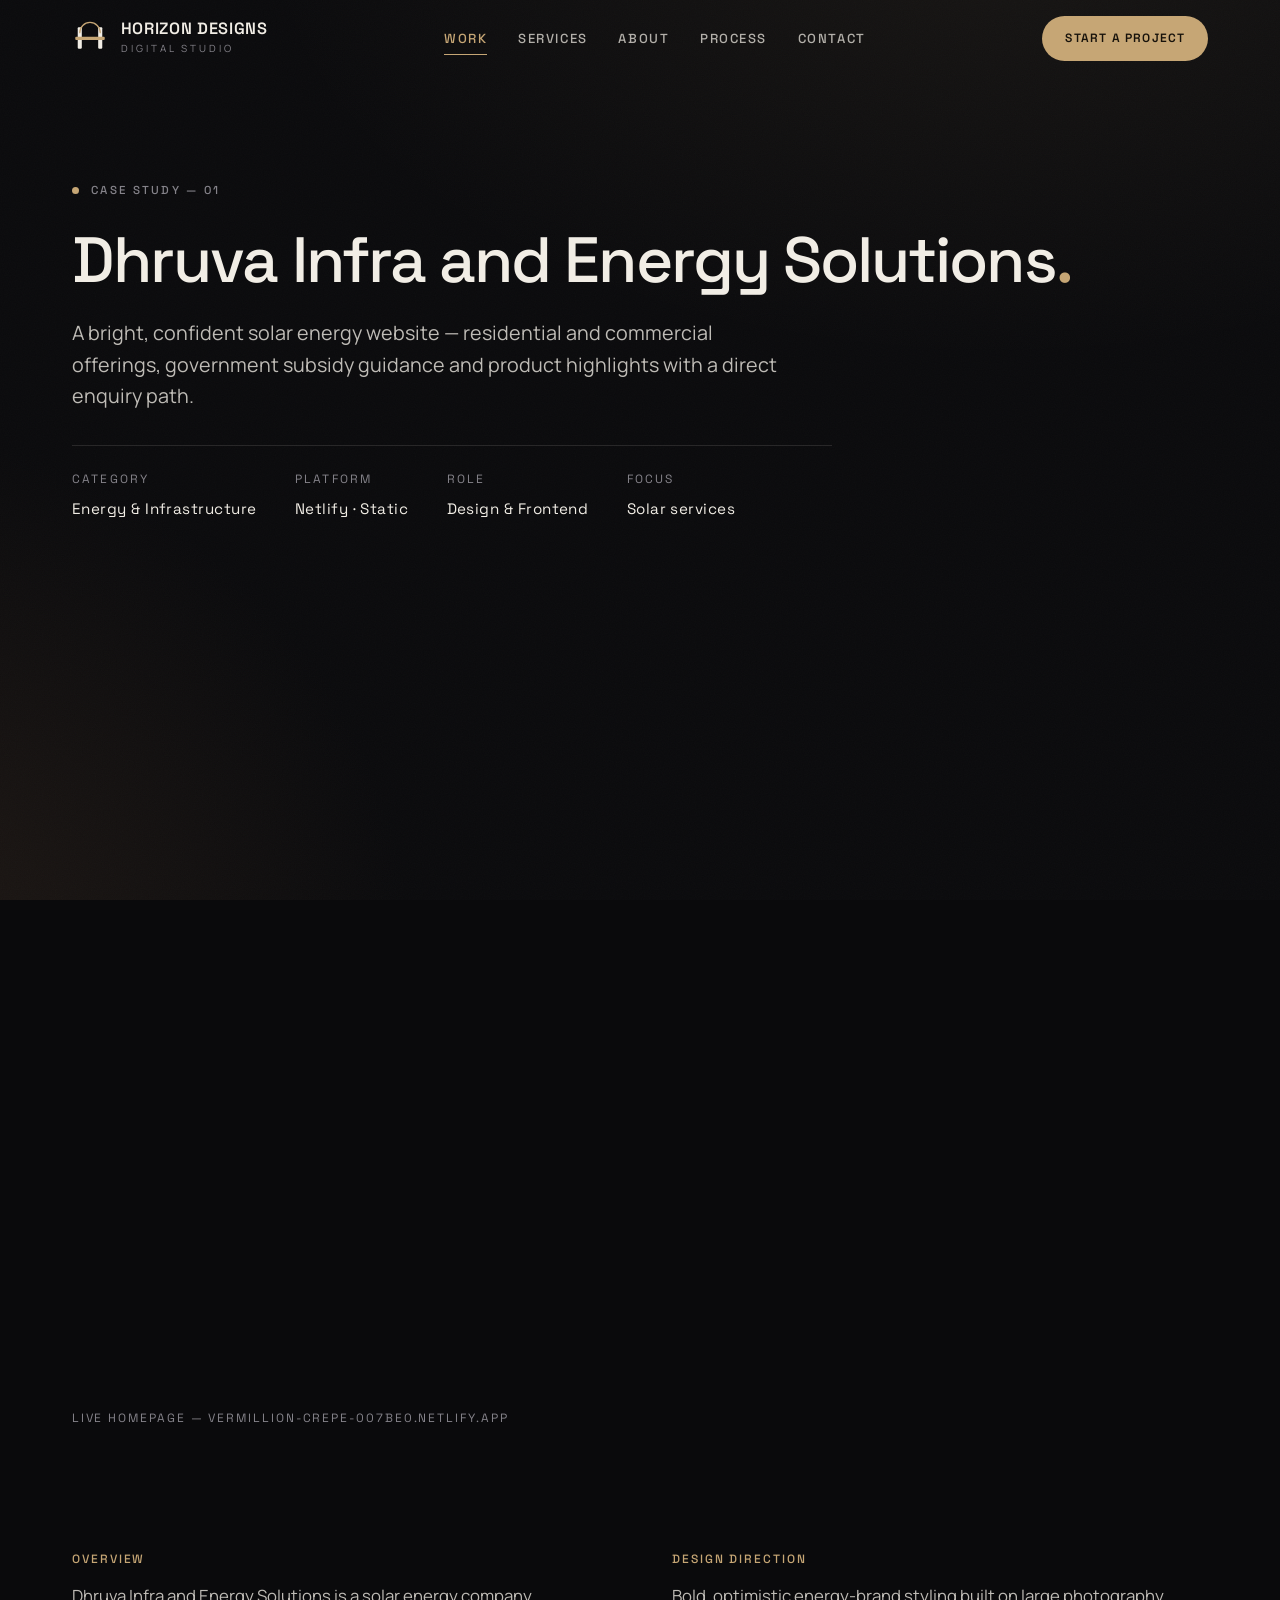
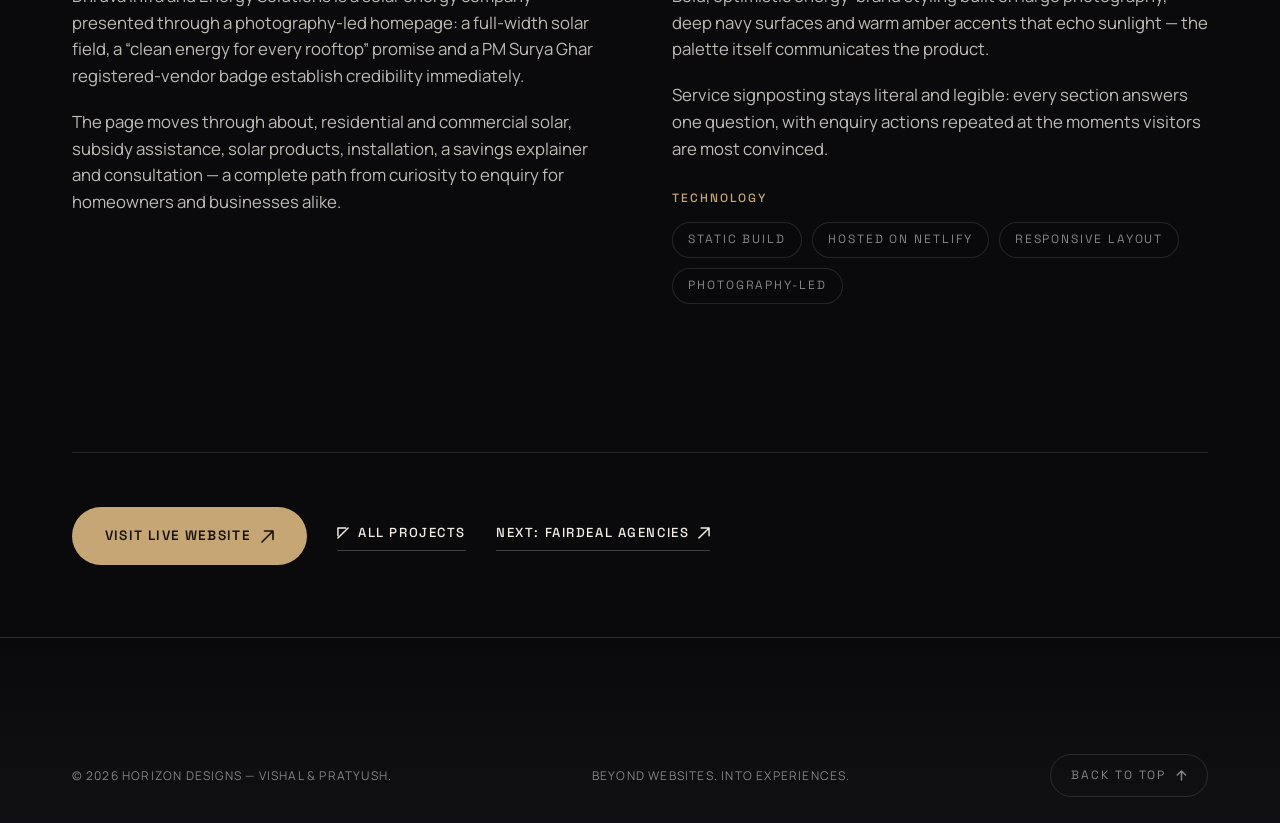
<file: projects/dhruva-infra.html>
<!DOCTYPE html>
<html lang="en" class="no-js">
<head>
  <meta charset="UTF-8">
  <meta name="viewport" content="width=device-width, initial-scale=1">
  <title>Dhruva Infra and Energy Solutions — Case Study | Horizon Designs</title>
  <meta name="description" content="Case study: Dhruva Infra and Energy Solutions — a bright, confident solar energy website with subsidy guidance and service highlights, built by Horizon Designs.">
  <meta name="theme-color" content="#0A0A0C">
  <meta property="og:type" content="article">
  <meta property="og:site_name" content="Horizon Designs">
  <meta property="og:title" content="Dhruva Infra and Energy Solutions — Case Study | Horizon Designs">
  <meta property="og:description" content="A bright, confident solar energy website — services, subsidy guidance and product highlights with a direct enquiry path.">
  <meta property="og:image" content="../assets/images/og-cover.png">
  <meta name="twitter:card" content="summary_large_image">
  <link rel="icon" href="../assets/icons/favicon.svg" type="image/svg+xml">
  <link rel="preload" href="../assets/fonts/SpaceGrotesk-var-latin.woff2" as="font" type="font/woff2" crossorigin>
  <link rel="preload" href="../assets/fonts/Manrope-var-latin.woff2" as="font" type="font/woff2" crossorigin>
  <link rel="stylesheet" href="../css/variables.css">
  <link rel="stylesheet" href="../css/reset.css">
  <link rel="stylesheet" href="../css/typography.css">
  <link rel="stylesheet" href="../css/layout.css">
  <link rel="stylesheet" href="../css/components.css">
  <link rel="stylesheet" href="../css/animations.css">
  <link rel="stylesheet" href="../css/responsive.css">
  <script>
    (function () {
      var d = document.documentElement;
      d.classList.remove('no-js');
      setTimeout(function () {
        if (!window.__hdBooted) { d.classList.add('no-js'); d.classList.remove('js'); }
      }, 4000);
    })();
  </script>
</head>

<body>
  <a class="skip-link" href="#main">Skip to content</a>
  <div class="ambient" aria-hidden="true"></div>

  <header class="site-header is-scrolled" id="site-header">
    <div class="container site-header__inner">
      <a class="brand" href="../index.html" aria-label="Horizon Designs Digital Studio — home">
        <svg class="brand__mark" viewBox="0 0 44 44" fill="none" aria-hidden="true">
          <rect x="7" y="9" width="5" height="26" rx="1" fill="currentColor"/>
          <rect x="32" y="9" width="5" height="26" rx="1" fill="currentColor"/>
          <path d="M9.5 15.5A12.5 12.5 0 0 1 34.5 15.5" stroke="#C6A675" stroke-width="1.6" stroke-linecap="round"/>
          <rect x="4" y="20.5" width="36" height="4" rx="1.2" fill="#C6A675"/>
        </svg>
        <span>
          <span class="brand__name">Horizon Designs</span>
          <span class="brand__sub">Digital Studio</span>
        </span>
      </a>

      <nav class="nav-desktop" aria-label="Primary">
        <a class="nav-link is-active" href="../work.html">Work</a>
        <a class="nav-link" href="../services.html">Services</a>
        <a class="nav-link" href="../about.html">About</a>
        <a class="nav-link" href="../process.html">Process</a>
        <a class="nav-link" href="../contact.html">Contact</a>
      </nav>

      <div class="site-header__actions">
        <a class="btn btn--primary btn--sm" href="../contact.html">Start a Project</a>
        <button class="nav-toggle" type="button" aria-expanded="false" aria-controls="mobile-menu" aria-label="Open menu">
          <span class="nav-toggle__lines" aria-hidden="true"><span></span><span></span></span>
        </button>
      </div>
    </div>

    <div class="mobile-menu" id="mobile-menu" aria-hidden="true">
      <nav class="container mobile-menu__inner" aria-label="Mobile">
        <ul class="mobile-menu__list">
          <li><a class="mobile-menu__link" href="../work.html" style="--mm-delay: 60ms">Work</a></li>
          <li><a class="mobile-menu__link" href="../services.html" style="--mm-delay: 120ms">Services</a></li>
          <li><a class="mobile-menu__link" href="../about.html" style="--mm-delay: 180ms">About</a></li>
          <li><a class="mobile-menu__link" href="../process.html" style="--mm-delay: 240ms">Process</a></li>
          <li><a class="mobile-menu__link" href="../contact.html" style="--mm-delay: 300ms">Contact</a></li>
        </ul>
        <div class="mobile-menu__foot">
          <a class="btn btn--primary" href="../contact.html" style="margin-bottom: 6px;">Start a Project</a>
          <a href="mailto:gamerzdeadshot52@gmail.com">gamerzdeadshot52@gmail.com</a>
        </div>
      </nav>
    </div>
  </header>

  <main id="main">
    <section class="section" style="padding-top: calc(var(--header-h) + clamp(48px, 8vw, 96px));" aria-labelledby="case-title">
      <div class="container">
        <p class="eyebrow" data-reveal>Case study — 01</p>

        <h1 class="section-title" id="case-title" data-reveal style="margin-top: 22px;">
          Dhruva Infra and Energy Solutions<span class="dot-accent"></span>
        </h1>

        <p class="lead" data-reveal style="margin-top: 20px; max-width: 60ch;">
          A bright, confident solar energy website — residential and commercial offerings,
          government subsidy guidance and product highlights with a direct enquiry path.
        </p>

        <dl class="hero__meta" data-reveal style="margin-top: 34px; max-width: 760px;">
          <div class="hero__meta-item"><dt>Category</dt><dd>Energy &amp; Infrastructure</dd></div>
          <div class="hero__meta-item"><dt>Platform</dt><dd>Netlify · Static</dd></div>
          <div class="hero__meta-item"><dt>Role</dt><dd>Design &amp; Frontend</dd></div>
          <div class="hero__meta-item"><dt>Focus</dt><dd>Solar services</dd></div>
        </dl>
      </div>
    </section>

    <section class="section" style="padding-block: clamp(24px, 4vw, 48px);" aria-label="Project screenshot">
      <div class="container">
        <figure class="project__media" data-reveal="mask" style="border-color: var(--c-bronze-line);">
          <img src="../assets/images/dhruva-infra.webp"
               width="1090" height="830" decoding="async"
               alt="Screenshot of the live Dhruva Infra and Energy Solutions website homepage with a solar panel field hero and PM Surya Ghar vendor badge">
        </figure>
        <figcaption class="meta-text" style="margin-top: 14px; display: block;">
          Live homepage — vermillion-crepe-007be0.netlify.app
        </figcaption>
      </div>
    </section>

    <section class="section" style="padding-block: clamp(40px, 6vw, 80px);" aria-label="Case study details">
      <div class="container split">
        <div data-reveal>
          <h2 class="meta-text" style="color: var(--c-bronze); margin-bottom: 16px;">Overview</h2>
          <div class="prose lead" style="font-size: var(--fs-body);">
            <p>
              Dhruva Infra and Energy Solutions is a solar energy company presented through a
              photography-led homepage: a full-width solar field, a “clean energy for every
              rooftop” promise and a PM Surya Ghar registered-vendor badge establish credibility
              immediately.
            </p>
            <p>
              The page moves through about, residential and commercial solar, subsidy assistance,
              solar products, installation, a savings explainer and consultation — a complete
              path from curiosity to enquiry for homeowners and businesses alike.
            </p>
          </div>
        </div>

        <div data-reveal style="--reveal-delay: 80ms;">
          <h2 class="meta-text" style="color: var(--c-bronze); margin-bottom: 16px;">Design direction</h2>
          <div class="prose lead" style="font-size: var(--fs-body);">
            <p>
              Bold, optimistic energy-brand styling built on large photography, deep navy surfaces
              and warm amber accents that echo sunlight — the palette itself communicates the
              product.
            </p>
            <p>
              Service signposting stays literal and legible: every section answers one question,
              with enquiry actions repeated at the moments visitors are most convinced.
            </p>
          </div>

          <h2 class="meta-text" style="color: var(--c-bronze); margin: 30px 0 16px;">Technology</h2>
          <div class="about__skills">
            <span class="chip">Static build</span>
            <span class="chip">Hosted on Netlify</span>
            <span class="chip">Responsive layout</span>
            <span class="chip">Photography-led</span>
          </div>
        </div>
      </div>
    </section>

    <section class="section section--tight" aria-label="Project links">
      <div class="container" data-reveal>
        <hr class="rule" style="margin-bottom: clamp(30px, 5vw, 54px);">
        <div style="display: flex; flex-wrap: wrap; gap: 18px 30px; align-items: center;">
          <a class="btn btn--primary" href="https://vermillion-crepe-007be0.netlify.app/" target="_blank" rel="noopener noreferrer">
            Visit Live Website
            <span class="btn__arrow" aria-hidden="true">
              <svg width="13" height="13" viewBox="0 0 13 13" fill="none"><path d="M1 12L12 1M12 1H3.5M12 1v8.5" stroke="currentColor" stroke-width="1.6" stroke-linecap="round" stroke-linejoin="round"/></svg>
            </span>
          </a>
          <a class="link-arrow" href="../work.html">
            <svg width="12" height="12" viewBox="0 0 13 13" fill="none" aria-hidden="true"><path d="M12 1 1 12M1 1h8.5M1 1v8.5" stroke="currentColor" stroke-width="1.6" stroke-linecap="round" stroke-linejoin="round"/></svg>
            All projects
          </a>
          <a class="link-arrow" href="fairdeal-agencies.html">
            Next: Fairdeal Agencies
            <svg width="12" height="12" viewBox="0 0 13 13" fill="none" aria-hidden="true"><path d="M1 12L12 1M12 1H3.5M12 1v8.5" stroke="currentColor" stroke-width="1.6" stroke-linecap="round" stroke-linejoin="round"/></svg>
          </a>
        </div>
      </div>
    </section>
  </main>

  <footer class="site-footer">
    <div class="container">
      <div class="footer__bottom" style="border-top: none;">
        <span>© <span id="year">2026</span> Horizon Designs — Vishal &amp; Pratyush.</span>
        <span>Beyond websites. Into experiences.</span>
        <a class="back-to-top" href="#main">
          Back to top
          <svg width="11" height="11" viewBox="0 0 12 12" fill="none" aria-hidden="true"><path d="M6 11V1M1.5 5.5 6 1l4.5 4.5" stroke="currentColor" stroke-width="1.6" stroke-linecap="round" stroke-linejoin="round"/></svg>
        </a>
      </div>
    </div>
  </footer>

  <script type="module" src="../js/main.js"></script>
</body>
</html>
</file>
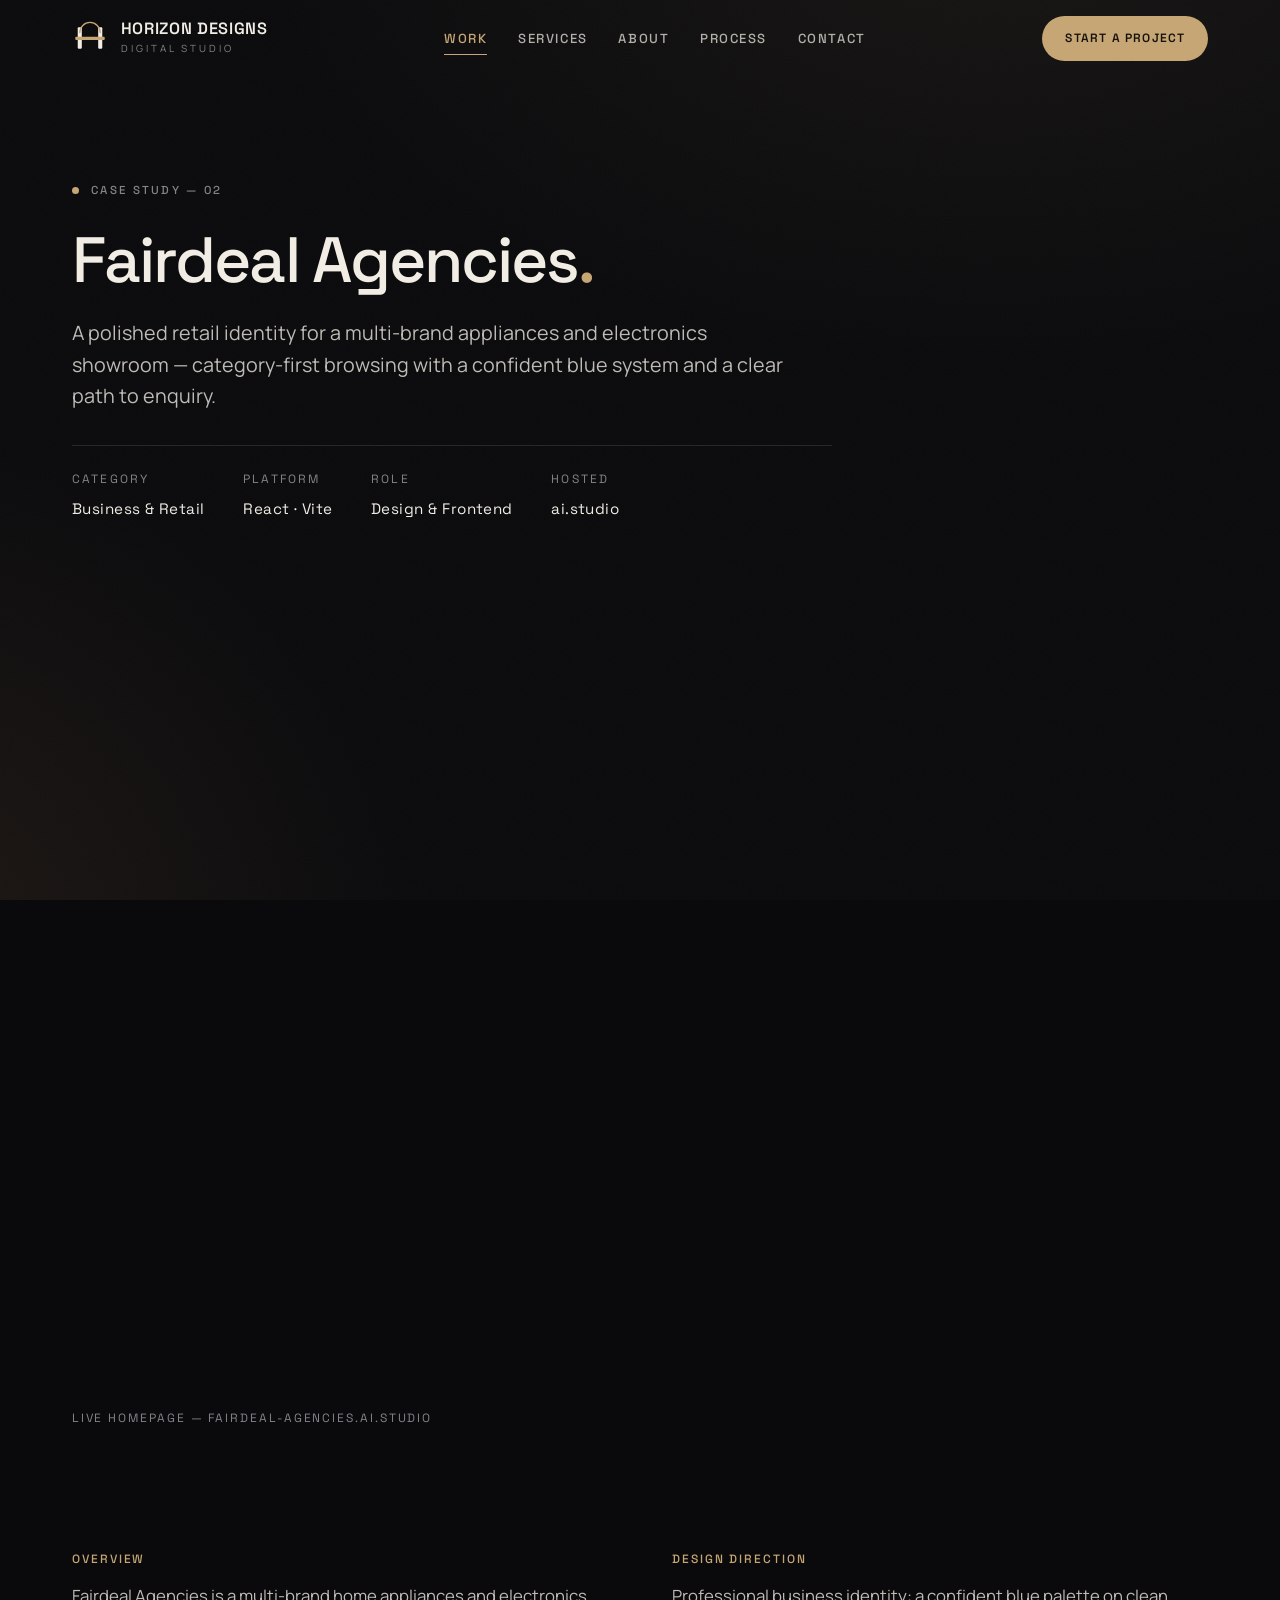
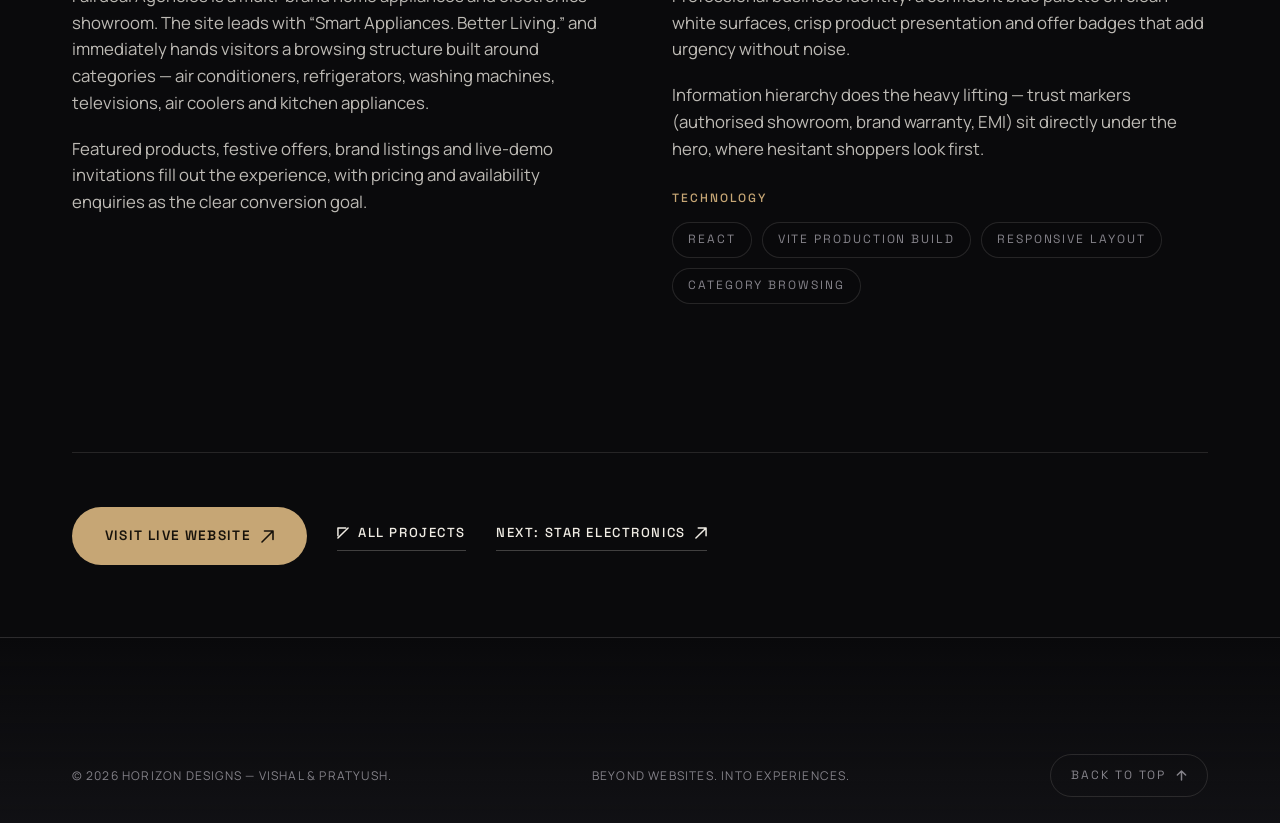
<file: projects/fairdeal-agencies.html>
<!DOCTYPE html>
<html lang="en" class="no-js">
<head>
  <meta charset="UTF-8">
  <meta name="viewport" content="width=device-width, initial-scale=1">
  <title>Fairdeal Agencies — Case Study | Horizon Designs</title>
  <meta name="description" content="Case study: Fairdeal Agencies — a polished multi-brand appliances and electronics showroom website with category-first browsing, built by Horizon Designs.">
  <meta name="theme-color" content="#0A0A0C">
  <meta property="og:type" content="article">
  <meta property="og:site_name" content="Horizon Designs">
  <meta property="og:title" content="Fairdeal Agencies — Case Study | Horizon Designs">
  <meta property="og:description" content="A polished multi-brand appliances and electronics showroom website with category-first browsing and a confident blue system.">
  <meta property="og:image" content="../assets/images/og-cover.png">
  <meta name="twitter:card" content="summary_large_image">
  <link rel="icon" href="../assets/icons/favicon.svg" type="image/svg+xml">
  <link rel="preload" href="../assets/fonts/SpaceGrotesk-var-latin.woff2" as="font" type="font/woff2" crossorigin>
  <link rel="preload" href="../assets/fonts/Manrope-var-latin.woff2" as="font" type="font/woff2" crossorigin>
  <link rel="stylesheet" href="../css/variables.css">
  <link rel="stylesheet" href="../css/reset.css">
  <link rel="stylesheet" href="../css/typography.css">
  <link rel="stylesheet" href="../css/layout.css">
  <link rel="stylesheet" href="../css/components.css">
  <link rel="stylesheet" href="../css/animations.css">
  <link rel="stylesheet" href="../css/responsive.css">
  <script>
    (function () {
      var d = document.documentElement;
      d.classList.remove('no-js');
      setTimeout(function () {
        if (!window.__hdBooted) { d.classList.add('no-js'); d.classList.remove('js'); }
      }, 4000);
    })();
  </script>
</head>

<body>
  <a class="skip-link" href="#main">Skip to content</a>
  <div class="ambient" aria-hidden="true"></div>

  <header class="site-header is-scrolled" id="site-header">
    <div class="container site-header__inner">
      <a class="brand" href="../index.html" aria-label="Horizon Designs Digital Studio — home">
        <svg class="brand__mark" viewBox="0 0 44 44" fill="none" aria-hidden="true">
          <rect x="7" y="9" width="5" height="26" rx="1" fill="currentColor"/>
          <rect x="32" y="9" width="5" height="26" rx="1" fill="currentColor"/>
          <path d="M9.5 15.5A12.5 12.5 0 0 1 34.5 15.5" stroke="#C6A675" stroke-width="1.6" stroke-linecap="round"/>
          <rect x="4" y="20.5" width="36" height="4" rx="1.2" fill="#C6A675"/>
        </svg>
        <span>
          <span class="brand__name">Horizon Designs</span>
          <span class="brand__sub">Digital Studio</span>
        </span>
      </a>

      <nav class="nav-desktop" aria-label="Primary">
        <a class="nav-link is-active" href="../work.html">Work</a>
        <a class="nav-link" href="../services.html">Services</a>
        <a class="nav-link" href="../about.html">About</a>
        <a class="nav-link" href="../process.html">Process</a>
        <a class="nav-link" href="../contact.html">Contact</a>
      </nav>

      <div class="site-header__actions">
        <a class="btn btn--primary btn--sm" href="../contact.html">Start a Project</a>
        <button class="nav-toggle" type="button" aria-expanded="false" aria-controls="mobile-menu" aria-label="Open menu">
          <span class="nav-toggle__lines" aria-hidden="true"><span></span><span></span></span>
        </button>
      </div>
    </div>

    <div class="mobile-menu" id="mobile-menu" aria-hidden="true">
      <nav class="container mobile-menu__inner" aria-label="Mobile">
        <ul class="mobile-menu__list">
          <li><a class="mobile-menu__link" href="../work.html" style="--mm-delay: 60ms">Work</a></li>
          <li><a class="mobile-menu__link" href="../services.html" style="--mm-delay: 120ms">Services</a></li>
          <li><a class="mobile-menu__link" href="../about.html" style="--mm-delay: 180ms">About</a></li>
          <li><a class="mobile-menu__link" href="../process.html" style="--mm-delay: 240ms">Process</a></li>
          <li><a class="mobile-menu__link" href="../contact.html" style="--mm-delay: 300ms">Contact</a></li>
        </ul>
        <div class="mobile-menu__foot">
          <a class="btn btn--primary" href="../contact.html" style="margin-bottom: 6px;">Start a Project</a>
          <a href="mailto:gamerzdeadshot52@gmail.com">gamerzdeadshot52@gmail.com</a>
        </div>
      </nav>
    </div>
  </header>

  <main id="main">
    <section class="section" style="padding-top: calc(var(--header-h) + clamp(48px, 8vw, 96px));" aria-labelledby="case-title">
      <div class="container">
        <p class="eyebrow" data-reveal>Case study — 02</p>

        <h1 class="section-title" id="case-title" data-reveal style="margin-top: 22px;">
          Fairdeal Agencies<span class="dot-accent"></span>
        </h1>

        <p class="lead" data-reveal style="margin-top: 20px; max-width: 60ch;">
          A polished retail identity for a multi-brand appliances and electronics showroom —
          category-first browsing with a confident blue system and a clear path to enquiry.
        </p>

        <dl class="hero__meta" data-reveal style="margin-top: 34px; max-width: 760px;">
          <div class="hero__meta-item"><dt>Category</dt><dd>Business &amp; Retail</dd></div>
          <div class="hero__meta-item"><dt>Platform</dt><dd>React · Vite</dd></div>
          <div class="hero__meta-item"><dt>Role</dt><dd>Design &amp; Frontend</dd></div>
          <div class="hero__meta-item"><dt>Hosted</dt><dd>ai.studio</dd></div>
        </dl>
      </div>
    </section>

    <section class="section" style="padding-block: clamp(24px, 4vw, 48px);" aria-label="Project screenshot">
      <div class="container">
        <figure class="project__media" data-reveal="mask" style="border-color: var(--c-bronze-line);">
          <img src="../assets/images/fairdeal-agencies.webp"
               width="1101" height="819" decoding="async"
               alt="Screenshot of the live Fairdeal Agencies website homepage with the headline Smart Appliances. Better Living.">
        </figure>
        <figcaption class="meta-text" style="margin-top: 14px; display: block;">
          Live homepage — fairdeal-agencies.ai.studio
        </figcaption>
      </div>
    </section>

    <section class="section" style="padding-block: clamp(40px, 6vw, 80px);" aria-label="Case study details">
      <div class="container split">
        <div data-reveal>
          <h2 class="meta-text" style="color: var(--c-bronze); margin-bottom: 16px;">Overview</h2>
          <div class="prose lead" style="font-size: var(--fs-body);">
            <p>
              Fairdeal Agencies is a multi-brand home appliances and electronics showroom. The
              site leads with “Smart Appliances. Better Living.” and immediately hands visitors a
              browsing structure built around categories — air conditioners, refrigerators,
              washing machines, televisions, air coolers and kitchen appliances.
            </p>
            <p>
              Featured products, festive offers, brand listings and live-demo invitations fill
              out the experience, with pricing and availability enquiries as the clear
              conversion goal.
            </p>
          </div>
        </div>

        <div data-reveal style="--reveal-delay: 80ms;">
          <h2 class="meta-text" style="color: var(--c-bronze); margin-bottom: 16px;">Design direction</h2>
          <div class="prose lead" style="font-size: var(--fs-body);">
            <p>
              Professional business identity: a confident blue palette on clean white surfaces,
              crisp product presentation and offer badges that add urgency without noise.
            </p>
            <p>
              Information hierarchy does the heavy lifting — trust markers (authorised showroom,
              brand warranty, EMI) sit directly under the hero, where hesitant shoppers look
              first.
            </p>
          </div>

          <h2 class="meta-text" style="color: var(--c-bronze); margin: 30px 0 16px;">Technology</h2>
          <div class="about__skills">
            <span class="chip">React</span>
            <span class="chip">Vite production build</span>
            <span class="chip">Responsive layout</span>
            <span class="chip">Category browsing</span>
          </div>
        </div>
      </div>
    </section>

    <section class="section section--tight" aria-label="Project links">
      <div class="container" data-reveal>
        <hr class="rule" style="margin-bottom: clamp(30px, 5vw, 54px);">
        <div style="display: flex; flex-wrap: wrap; gap: 18px 30px; align-items: center;">
          <a class="btn btn--primary" href="https://fairdeal-agencies.ai.studio/" target="_blank" rel="noopener noreferrer">
            Visit Live Website
            <span class="btn__arrow" aria-hidden="true">
              <svg width="13" height="13" viewBox="0 0 13 13" fill="none"><path d="M1 12L12 1M12 1H3.5M12 1v8.5" stroke="currentColor" stroke-width="1.6" stroke-linecap="round" stroke-linejoin="round"/></svg>
            </span>
          </a>
          <a class="link-arrow" href="../work.html">
            <svg width="12" height="12" viewBox="0 0 13 13" fill="none" aria-hidden="true"><path d="M12 1 1 12M1 1h8.5M1 1v8.5" stroke="currentColor" stroke-width="1.6" stroke-linecap="round" stroke-linejoin="round"/></svg>
            All projects
          </a>
          <a class="link-arrow" href="star-electronics.html">
            Next: Star Electronics
            <svg width="12" height="12" viewBox="0 0 13 13" fill="none" aria-hidden="true"><path d="M1 12L12 1M12 1H3.5M12 1v8.5" stroke="currentColor" stroke-width="1.6" stroke-linecap="round" stroke-linejoin="round"/></svg>
          </a>
        </div>
      </div>
    </section>
  </main>

  <footer class="site-footer">
    <div class="container">
      <div class="footer__bottom" style="border-top: none;">
        <span>© <span id="year">2026</span> Horizon Designs — Vishal &amp; Pratyush.</span>
        <span>Beyond websites. Into experiences.</span>
        <a class="back-to-top" href="#main">
          Back to top
          <svg width="11" height="11" viewBox="0 0 12 12" fill="none" aria-hidden="true"><path d="M6 11V1M1.5 5.5 6 1l4.5 4.5" stroke="currentColor" stroke-width="1.6" stroke-linecap="round" stroke-linejoin="round"/></svg>
        </a>
      </div>
    </div>
  </footer>

  <script type="module" src="../js/main.js"></script>
</body>
</html>
</file>
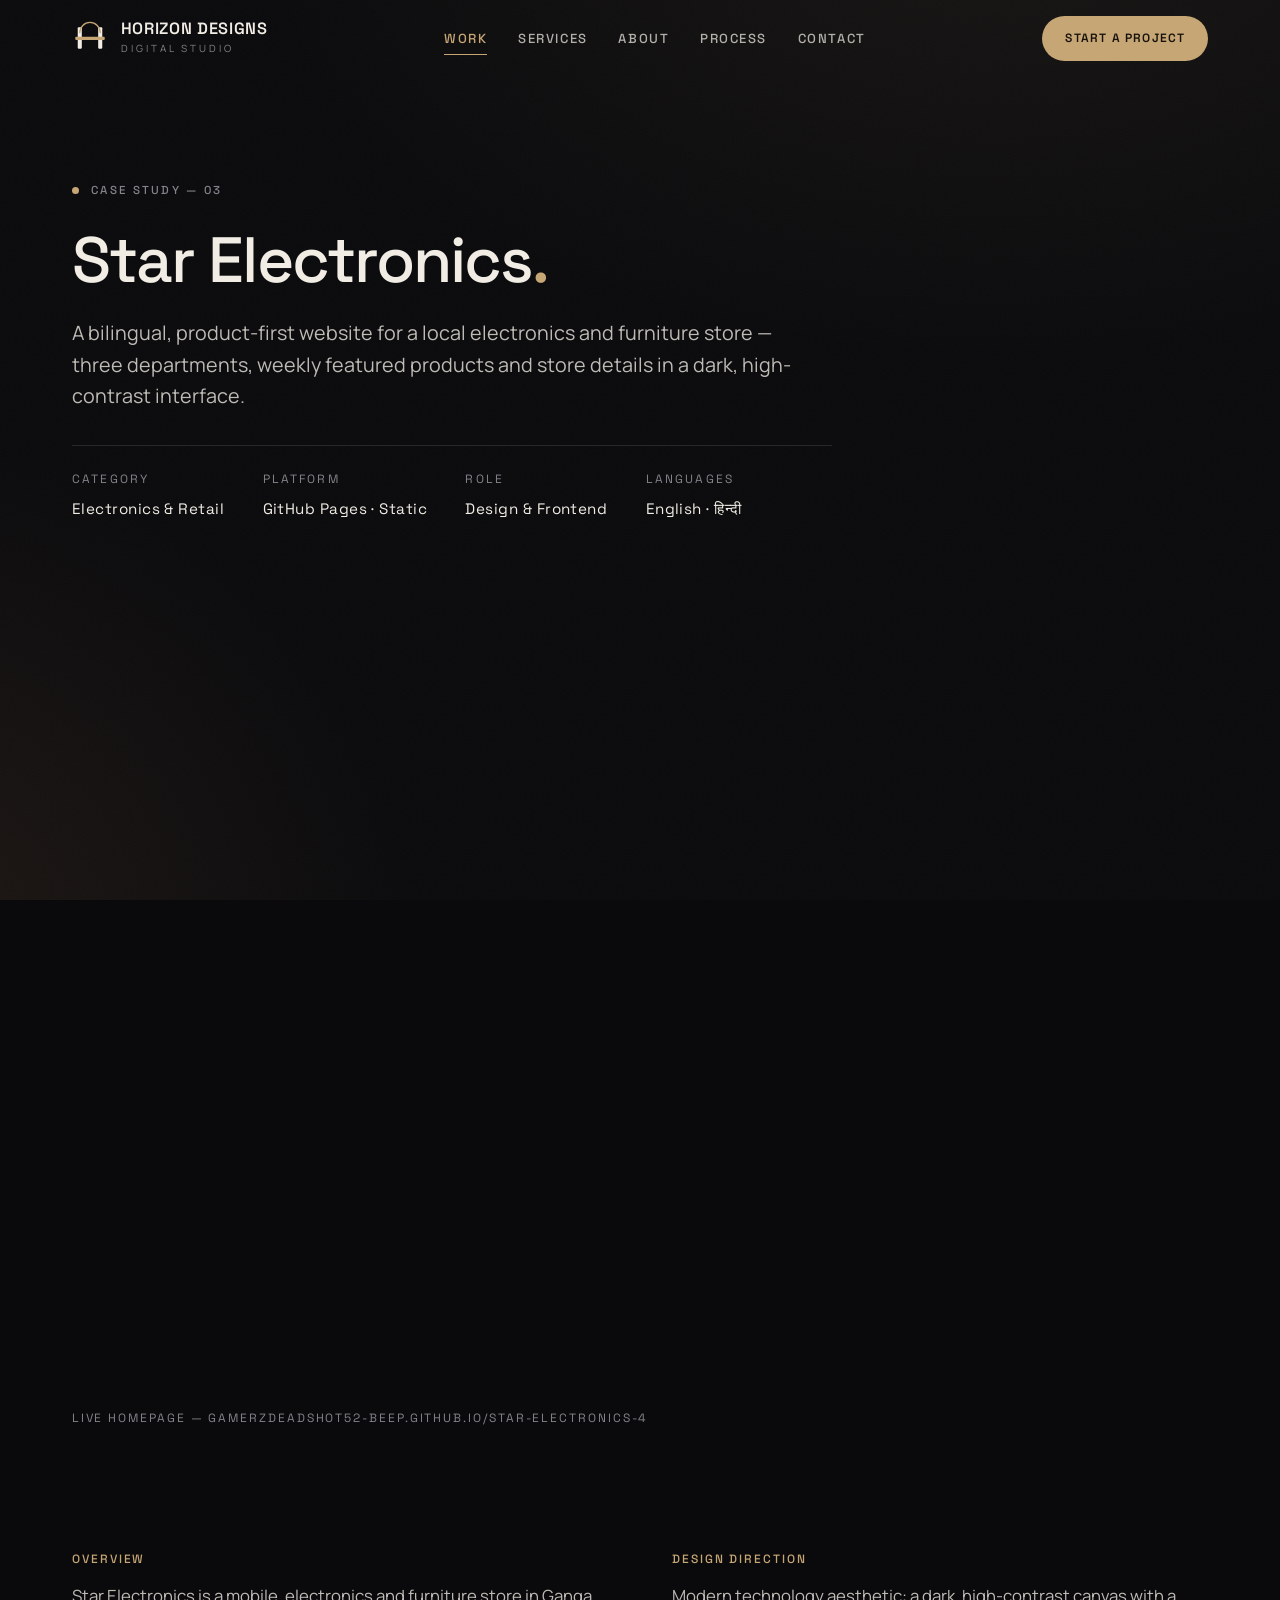
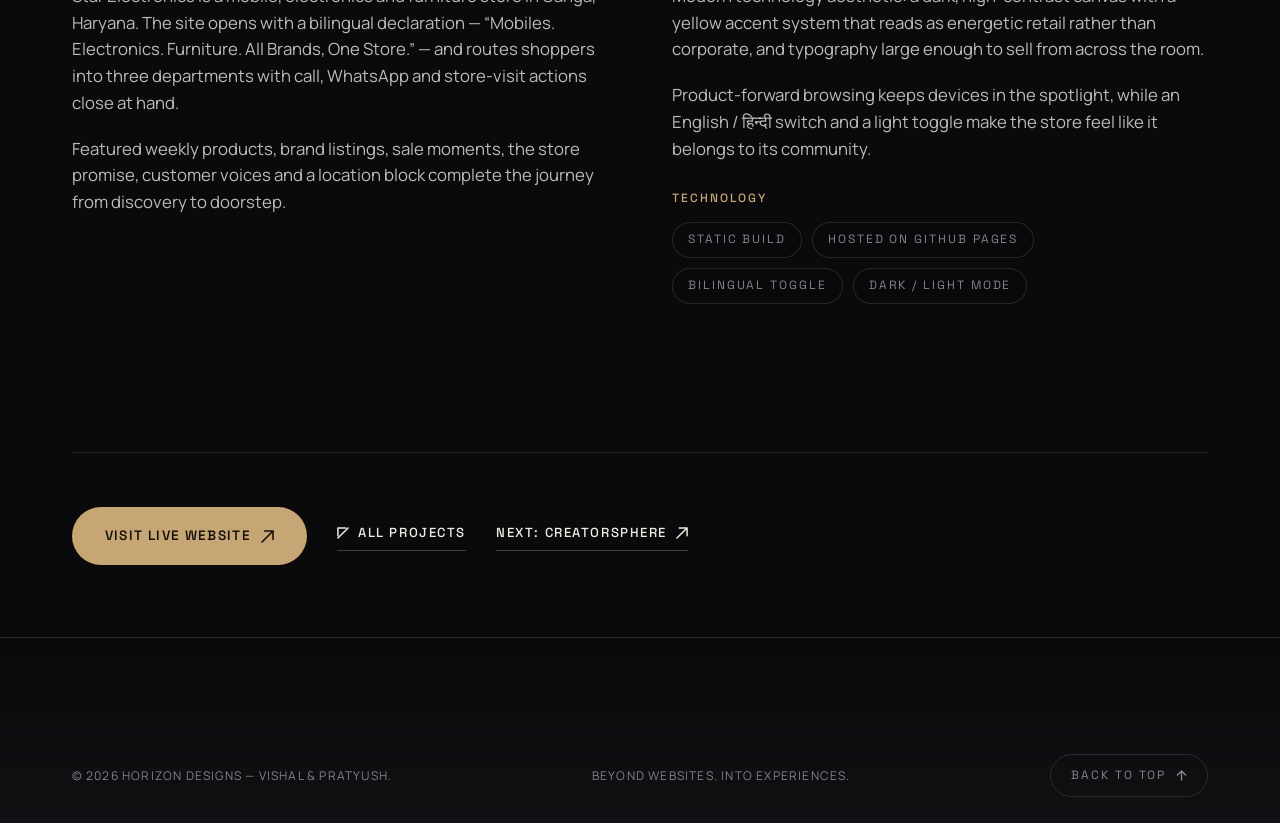
<file: projects/star-electronics.html>
<!DOCTYPE html>
<html lang="en" class="no-js">
<head>
  <meta charset="UTF-8">
  <meta name="viewport" content="width=device-width, initial-scale=1">
  <title>Star Electronics — Case Study | Horizon Designs</title>
  <meta name="description" content="Case study: Star Electronics — a bilingual, product-first website for an electronics and furniture store in Ganga, Haryana, built by Horizon Designs.">
  <meta name="theme-color" content="#0A0A0C">
  <meta property="og:type" content="article">
  <meta property="og:site_name" content="Horizon Designs">
  <meta property="og:title" content="Star Electronics — Case Study | Horizon Designs">
  <meta property="og:description" content="A bilingual, product-first store website — three departments, featured products and store details in a dark, high-contrast interface.">
  <meta property="og:image" content="../assets/images/og-cover.png">
  <meta name="twitter:card" content="summary_large_image">
  <link rel="icon" href="../assets/icons/favicon.svg" type="image/svg+xml">
  <link rel="preload" href="../assets/fonts/SpaceGrotesk-var-latin.woff2" as="font" type="font/woff2" crossorigin>
  <link rel="preload" href="../assets/fonts/Manrope-var-latin.woff2" as="font" type="font/woff2" crossorigin>
  <link rel="stylesheet" href="../css/variables.css">
  <link rel="stylesheet" href="../css/reset.css">
  <link rel="stylesheet" href="../css/typography.css">
  <link rel="stylesheet" href="../css/layout.css">
  <link rel="stylesheet" href="../css/components.css">
  <link rel="stylesheet" href="../css/animations.css">
  <link rel="stylesheet" href="../css/responsive.css">
  <script>
    (function () {
      var d = document.documentElement;
      d.classList.remove('no-js');
      setTimeout(function () {
        if (!window.__hdBooted) { d.classList.add('no-js'); d.classList.remove('js'); }
      }, 4000);
    })();
  </script>
</head>

<body>
  <a class="skip-link" href="#main">Skip to content</a>
  <div class="ambient" aria-hidden="true"></div>

  <header class="site-header is-scrolled" id="site-header">
    <div class="container site-header__inner">
      <a class="brand" href="../index.html" aria-label="Horizon Designs Digital Studio — home">
        <svg class="brand__mark" viewBox="0 0 44 44" fill="none" aria-hidden="true">
          <rect x="7" y="9" width="5" height="26" rx="1" fill="currentColor"/>
          <rect x="32" y="9" width="5" height="26" rx="1" fill="currentColor"/>
          <path d="M9.5 15.5A12.5 12.5 0 0 1 34.5 15.5" stroke="#C6A675" stroke-width="1.6" stroke-linecap="round"/>
          <rect x="4" y="20.5" width="36" height="4" rx="1.2" fill="#C6A675"/>
        </svg>
        <span>
          <span class="brand__name">Horizon Designs</span>
          <span class="brand__sub">Digital Studio</span>
        </span>
      </a>

      <nav class="nav-desktop" aria-label="Primary">
        <a class="nav-link is-active" href="../work.html">Work</a>
        <a class="nav-link" href="../services.html">Services</a>
        <a class="nav-link" href="../about.html">About</a>
        <a class="nav-link" href="../process.html">Process</a>
        <a class="nav-link" href="../contact.html">Contact</a>
      </nav>

      <div class="site-header__actions">
        <a class="btn btn--primary btn--sm" href="../contact.html">Start a Project</a>
        <button class="nav-toggle" type="button" aria-expanded="false" aria-controls="mobile-menu" aria-label="Open menu">
          <span class="nav-toggle__lines" aria-hidden="true"><span></span><span></span></span>
        </button>
      </div>
    </div>

    <div class="mobile-menu" id="mobile-menu" aria-hidden="true">
      <nav class="container mobile-menu__inner" aria-label="Mobile">
        <ul class="mobile-menu__list">
          <li><a class="mobile-menu__link" href="../work.html" style="--mm-delay: 60ms">Work</a></li>
          <li><a class="mobile-menu__link" href="../services.html" style="--mm-delay: 120ms">Services</a></li>
          <li><a class="mobile-menu__link" href="../about.html" style="--mm-delay: 180ms">About</a></li>
          <li><a class="mobile-menu__link" href="../process.html" style="--mm-delay: 240ms">Process</a></li>
          <li><a class="mobile-menu__link" href="../contact.html" style="--mm-delay: 300ms">Contact</a></li>
        </ul>
        <div class="mobile-menu__foot">
          <a class="btn btn--primary" href="../contact.html" style="margin-bottom: 6px;">Start a Project</a>
          <a href="mailto:gamerzdeadshot52@gmail.com">gamerzdeadshot52@gmail.com</a>
        </div>
      </nav>
    </div>
  </header>

  <main id="main">
    <section class="section" style="padding-top: calc(var(--header-h) + clamp(48px, 8vw, 96px));" aria-labelledby="case-title">
      <div class="container">
        <p class="eyebrow" data-reveal>Case study — 03</p>

        <h1 class="section-title" id="case-title" data-reveal style="margin-top: 22px;">
          Star Electronics<span class="dot-accent"></span>
        </h1>

        <p class="lead" data-reveal style="margin-top: 20px; max-width: 60ch;">
          A bilingual, product-first website for a local electronics and furniture store —
          three departments, weekly featured products and store details in a dark, high-contrast
          interface.
        </p>

        <dl class="hero__meta" data-reveal style="margin-top: 34px; max-width: 760px;">
          <div class="hero__meta-item"><dt>Category</dt><dd>Electronics &amp; Retail</dd></div>
          <div class="hero__meta-item"><dt>Platform</dt><dd>GitHub Pages · Static</dd></div>
          <div class="hero__meta-item"><dt>Role</dt><dd>Design &amp; Frontend</dd></div>
          <div class="hero__meta-item"><dt>Languages</dt><dd>English · हिन्दी</dd></div>
        </dl>
      </div>
    </section>

    <section class="section" style="padding-block: clamp(24px, 4vw, 48px);" aria-label="Project screenshot">
      <div class="container">
        <figure class="project__media" data-reveal="mask" style="border-color: var(--c-bronze-line);">
          <img src="../assets/images/star-electronics.webp"
               width="1090" height="830" decoding="async"
               alt="Screenshot of the live Star Electronics website homepage with the headline Mobiles. Electronics. Furniture. All Brands, One Store.">
        </figure>
        <figcaption class="meta-text" style="margin-top: 14px; display: block;">
          Live homepage — gamerzdeadshot52-beep.github.io/Star-electronics-4
        </figcaption>
      </div>
    </section>

    <section class="section" style="padding-block: clamp(40px, 6vw, 80px);" aria-label="Case study details">
      <div class="container split">
        <div data-reveal>
          <h2 class="meta-text" style="color: var(--c-bronze); margin-bottom: 16px;">Overview</h2>
          <div class="prose lead" style="font-size: var(--fs-body);">
            <p>
              Star Electronics is a mobile, electronics and furniture store in Ganga, Haryana.
              The site opens with a bilingual declaration — “Mobiles. Electronics. Furniture.
              All Brands, One Store.” — and routes shoppers into three departments with call,
              WhatsApp and store-visit actions close at hand.
            </p>
            <p>
              Featured weekly products, brand listings, sale moments, the store promise,
              customer voices and a location block complete the journey from discovery to
              doorstep.
            </p>
          </div>
        </div>

        <div data-reveal style="--reveal-delay: 80ms;">
          <h2 class="meta-text" style="color: var(--c-bronze); margin-bottom: 16px;">Design direction</h2>
          <div class="prose lead" style="font-size: var(--fs-body);">
            <p>
              Modern technology aesthetic: a dark, high-contrast canvas with a yellow accent
              system that reads as energetic retail rather than corporate, and typography large
              enough to sell from across the room.
            </p>
            <p>
              Product-forward browsing keeps devices in the spotlight, while an English / हिन्दी
              switch and a light toggle make the store feel like it belongs to its community.
            </p>
          </div>

          <h2 class="meta-text" style="color: var(--c-bronze); margin: 30px 0 16px;">Technology</h2>
          <div class="about__skills">
            <span class="chip">Static build</span>
            <span class="chip">Hosted on GitHub Pages</span>
            <span class="chip">Bilingual toggle</span>
            <span class="chip">Dark / light mode</span>
          </div>
        </div>
      </div>
    </section>

    <section class="section section--tight" aria-label="Project links">
      <div class="container" data-reveal>
        <hr class="rule" style="margin-bottom: clamp(30px, 5vw, 54px);">
        <div style="display: flex; flex-wrap: wrap; gap: 18px 30px; align-items: center;">
          <a class="btn btn--primary" href="https://gamerzdeadshot52-beep.github.io/Star-electronics-4/" target="_blank" rel="noopener noreferrer">
            Visit Live Website
            <span class="btn__arrow" aria-hidden="true">
              <svg width="13" height="13" viewBox="0 0 13 13" fill="none"><path d="M1 12L12 1M12 1H3.5M12 1v8.5" stroke="currentColor" stroke-width="1.6" stroke-linecap="round" stroke-linejoin="round"/></svg>
            </span>
          </a>
          <a class="link-arrow" href="../work.html">
            <svg width="12" height="12" viewBox="0 0 13 13" fill="none" aria-hidden="true"><path d="M12 1 1 12M1 1h8.5M1 1v8.5" stroke="currentColor" stroke-width="1.6" stroke-linecap="round" stroke-linejoin="round"/></svg>
            All projects
          </a>
          <a class="link-arrow" href="creator-sphere.html">
            Next: CreatorSphere
            <svg width="12" height="12" viewBox="0 0 13 13" fill="none" aria-hidden="true"><path d="M1 12L12 1M12 1H3.5M12 1v8.5" stroke="currentColor" stroke-width="1.6" stroke-linecap="round" stroke-linejoin="round"/></svg>
          </a>
        </div>
      </div>
    </section>
  </main>

  <footer class="site-footer">
    <div class="container">
      <div class="footer__bottom" style="border-top: none;">
        <span>© <span id="year">2026</span> Horizon Designs — Vishal &amp; Pratyush.</span>
        <span>Beyond websites. Into experiences.</span>
        <a class="back-to-top" href="#main">
          Back to top
          <svg width="11" height="11" viewBox="0 0 12 12" fill="none" aria-hidden="true"><path d="M6 11V1M1.5 5.5 6 1l4.5 4.5" stroke="currentColor" stroke-width="1.6" stroke-linecap="round" stroke-linejoin="round"/></svg>
        </a>
      </div>
    </div>
  </footer>

  <script type="module" src="../js/main.js"></script>
</body>
</html>
</file>
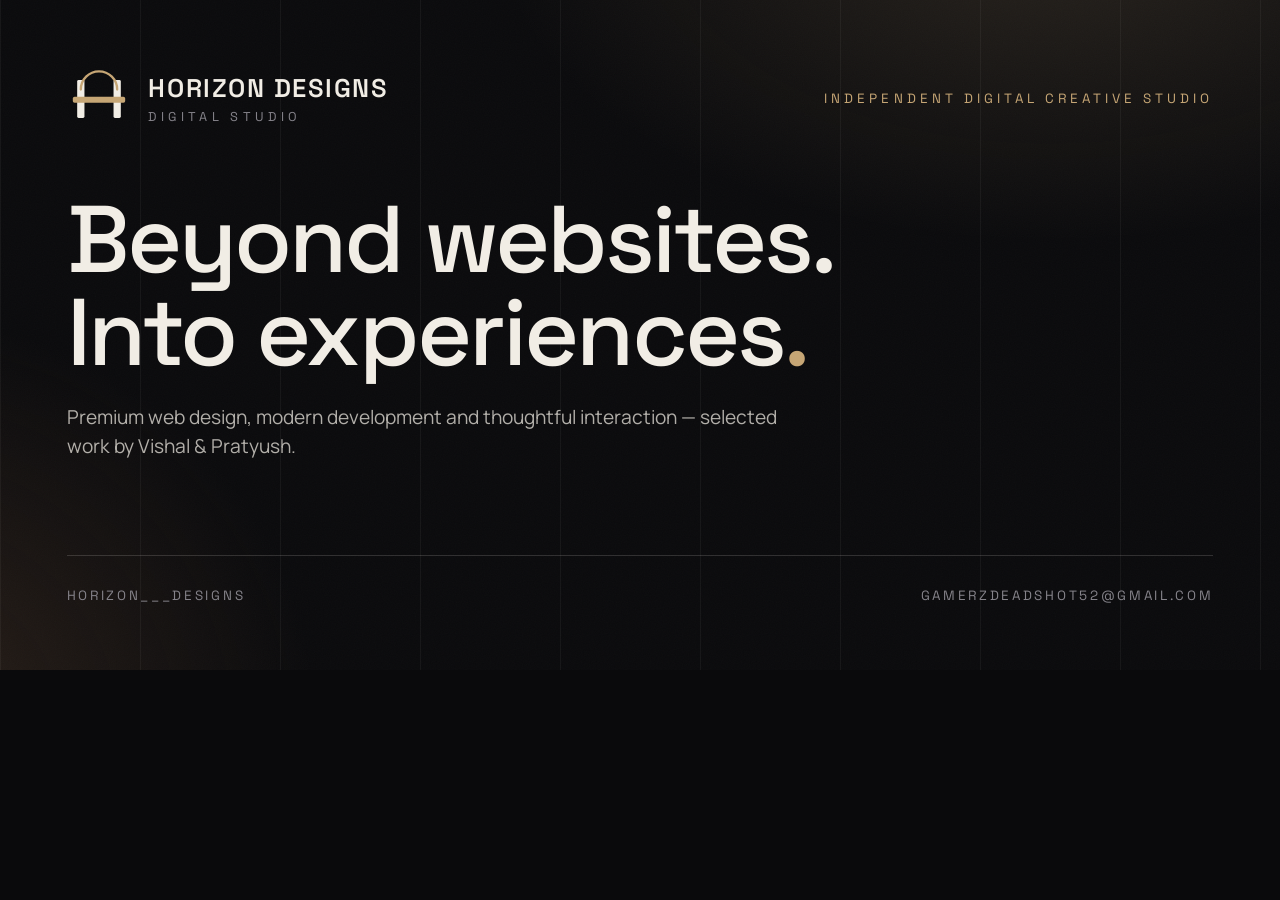
<file: tools/og-card.html>
<!DOCTYPE html>
<html lang="en">
<head>
  <meta charset="UTF-8">
  <title>OG cover generator — Horizon Designs</title>
  <!-- Dev-only tool: renders the 1.91:1 social preview card, screenshotted by
       the test harness into assets/images/og-cover.png. Not linked from the site. -->
  <style>
    * { margin: 0; box-sizing: border-box; }
    body { background: #0A0A0C; }
    .og {
      position: relative;
      width: 100vw;
      aspect-ratio: 1.91 / 1;
      overflow: hidden;
      display: flex;
      flex-direction: column;
      justify-content: space-between;
      padding: clamp(28px, 5.2vw, 72px);
      font-family: 'Space Grotesk', 'Segoe UI', sans-serif;
      background:
        radial-gradient(900px 520px at 82% -12%, rgba(198,166,117,0.16), transparent 62%),
        radial-gradient(700px 700px at -8% 110%, rgba(53,39,29,0.75), transparent 60%),
        #0A0A0C;
    }
    .og::before {
      content: "";
      position: absolute;
      inset: 0;
      background-image: repeating-linear-gradient(to right, rgba(241,237,229,0.05) 0 1px, transparent 1px 140px);
      pointer-events: none;
    }
    .og::after {
      content: "";
      position: absolute;
      inset: 0;
      opacity: 0.05;
      background-image: url("data:image/svg+xml,%3Csvg xmlns='http://www.w3.org/2000/svg' width='160' height='160'%3E%3Cfilter id='n'%3E%3CfeTurbulence type='fractalNoise' baseFrequency='0.85' numOctaves='2' stitchTiles='stitch'/%3E%3C/filter%3E%3Crect width='100%25' height='100%25' filter='url(%23n)' opacity='0.55'/%3E%3C/svg%3E");
      pointer-events: none;
    }
    .row { position: relative; z-index: 1; display: flex; align-items: center; justify-content: space-between; gap: 20px; }
    .brand { display: flex; align-items: center; gap: clamp(10px, 1.4vw, 20px); }
    .brand svg { width: clamp(40px, 5vw, 76px); height: auto; }
    .brand-name { font-size: clamp(15px, 2vw, 30px); font-weight: 600; letter-spacing: 0.06em; text-transform: uppercase; color: #F1EDE5; }
    .brand-sub { font-size: clamp(9px, 1vw, 15px); letter-spacing: 0.34em; text-transform: uppercase; color: #85838A; margin-top: 4px; }
    .eyebrow { font-size: clamp(9px, 1.05vw, 16px); letter-spacing: 0.3em; text-transform: uppercase; color: #C6A675; }
    h1 { position: relative; z-index: 1; font-size: clamp(34px, 7.4vw, 118px); line-height: 0.98; letter-spacing: -0.03em; font-weight: 500; color: #F1EDE5; }
    h1 .b { color: #C6A675; }
    .sub { position: relative; z-index: 1; margin-top: clamp(12px, 1.8vw, 26px); font-size: clamp(11px, 1.5vw, 23px); line-height: 1.5; color: rgba(241,237,229,0.72); max-width: 60ch; font-family: 'Manrope', sans-serif; }
    .rule { position: relative; z-index: 1; height: 1px; background: rgba(241,237,229,0.16); margin-block: clamp(14px, 2.4vw, 34px); }
    .url { font-size: clamp(9px, 1.05vw, 16px); letter-spacing: 0.2em; text-transform: uppercase; color: #85838A; }
  </style>
  <link href="https://fonts.googleapis.com/css2?family=Space+Grotesk:wght@500;600&family=Manrope:wght@400&display=swap" rel="stylesheet">
</head>
<body>
  <div class="og" id="og">
    <div class="row">
      <div class="brand">
        <svg viewBox="0 0 44 44" fill="none" xmlns="http://www.w3.org/2000/svg">
          <rect x="7" y="9" width="5" height="26" rx="1" fill="#F1EDE5"/>
          <rect x="32" y="9" width="5" height="26" rx="1" fill="#F1EDE5"/>
          <path d="M9.5 15.5A12.5 12.5 0 0 1 34.5 15.5" stroke="#C6A675" stroke-width="1.6" stroke-linecap="round"/>
          <rect x="4" y="20.5" width="36" height="4" rx="1.2" fill="#C6A675"/>
        </svg>
        <div>
          <div class="brand-name">Horizon Designs</div>
          <div class="brand-sub">Digital Studio</div>
        </div>
      </div>
      <div class="eyebrow">Independent digital creative studio</div>
    </div>

    <div>
      <h1>Beyond websites.<br>Into experiences<span class="b">.</span></h1>
      <p class="sub">Premium web design, modern development and thoughtful interaction — selected work by Vishal &amp; Pratyush.</p>
    </div>

    <div>
      <div class="rule"></div>
      <div class="row">
        <span class="url">horizon___designs</span>
        <span class="url">gamerzdeadshot52@gmail.com</span>
      </div>
    </div>
  </div>
</body>
</html>
</file>
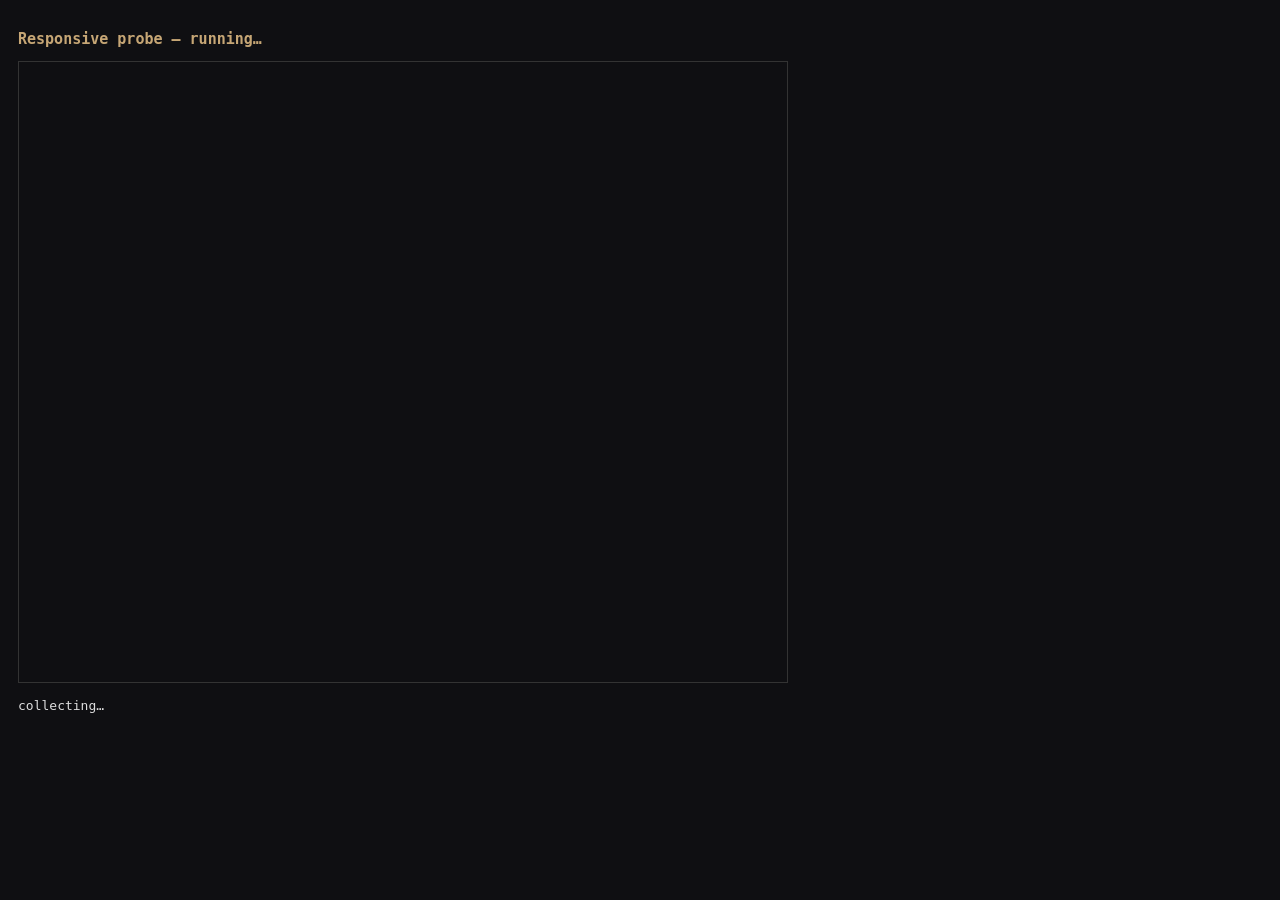
<file: tools/responsive-probe.html>
<!DOCTYPE html>
<html lang="en">
<head>
  <meta charset="UTF-8">
  <title>Responsive probe — Horizon Designs (dev tool)</title>
  <!-- Dev-only harness: loads key pages at 6 representative widths in iframes
       and reports horizontal overflow, clipped headings and menu behavior.
       Not linked from the site; excluded via robots.txt. -->
  <style>
    body { background: #0f0f12; color: #ddd; font: 13px/1.5 Consolas, monospace; margin: 0; padding: 18px; }
    h1 { font-size: 15px; color: #C6A675; }
    pre { white-space: pre-wrap; word-break: break-all; }
    .frame-row { display: flex; gap: 8px; flex-wrap: nowrap; margin-bottom: 10px; overflow: visible; }
    iframe { border: 1px solid #333; height: 620px; flex: none; }
  </style>
</head>
<body>
  <h1>Responsive probe — running…</h1>
  <div class="frame-row" id="frames" aria-hidden="true"></div>
  <pre id="out">collecting…</pre>

  <script>
    (async () => {
      const WIDTHS = [360, 390, 768, 1024, 1440, 1920];
      const PAGES = [
        { name: 'home', url: '/' },
        { name: 'work', url: '/work.html' },
        { name: 'services', url: '/services.html' },
        { name: 'about', url: '/about.html' },
        { name: 'process', url: '/process.html' },
        { name: 'contact', url: '/contact.html' },
        { name: 'case-creator', url: '/projects/creator-sphere.html' },
        { name: 'case-avi', url: '/projects/aviclicks.html' },
        { name: 'case-star', url: '/projects/star-electronics.html' },
      ];
      const results = [];
      const framesHost = document.getElementById('frames');
      const sleep = (ms) => new Promise((r) => setTimeout(r, ms));

      const loadFrame = async (url, width) => {
        const f = document.createElement('iframe');
        f.style.width = width + 'px';
        f.src = url + (url.includes('?') ? '&' : '?') + 'w=' + width + '&r=' + Math.random().toString(36).slice(2);
        framesHost.appendChild(f);
        await new Promise((res) => { f.onload = res; setTimeout(res, 8000); });
        await sleep(600); // let fonts + layout settle
        return f;
      };

      const measure = (f, width) => {
        let doc;
        try { doc = f.contentDocument; } catch (e) { return { error: 'cross-origin' }; }
        if (!doc || !doc.documentElement) return { error: 'no-doc' };
        const de = doc.documentElement;
        const win = f.contentWindow;

        const overflow = de.scrollWidth > width + 1;
        const offenders = [];
        if (overflow) {
          for (const el of doc.querySelectorAll('body *')) {
            const r = el.getBoundingClientRect();
            if (r.width && (r.right > width + 1 || r.left < -1)) {
              offenders.push({
                tag: el.tagName.toLowerCase(),
                cls: (el.className && el.className.baseVal !== undefined ? el.className.baseVal : el.className || '').toString().slice(0, 42),
                right: Math.round(r.right),
                left: Math.round(r.left),
              });
              if (offenders.length >= 8) break;
            }
          }
        }

        // clipped headings (content wider than its box → hidden/scrolling text)
        const clipped = [];
        for (const sel of ['h1', 'h2', '.case-row__title', '.footer__wordmark', '.brand__name']) {
          for (const el of doc.querySelectorAll(sel)) {
            if (el.scrollWidth > el.clientWidth + 1 && de.scrollWidth > width) {
              clipped.push({ sel, scroll: el.scrollWidth, client: el.clientWidth });
            }
          }
        }

        // tap targets on mobile (>= 40px preferred for touch)
        const smallTargets = [];
        if (width <= 768) {
          for (const el of doc.querySelectorAll('a.btn, button, .nav-toggle, .back-to-top, .link-arrow')) {
            const r = el.getBoundingClientRect();
            if (r.width > 0 && r.height > 0 && (r.height < 36 || r.width < 36)) {
              smallTargets.push({ t: (el.textContent || el.className).trim().slice(0, 26), w: Math.round(r.width), h: Math.round(r.height) });
            }
          }
        }

        return {
          scrollW: de.scrollWidth,
          overflow,
          offenders,
          clipped,
          smallTargets: smallTargets.slice(0, 6),
        };
      };

      for (const page of PAGES) {
        for (const width of WIDTHS) {
          const f = await loadFrame(page.url, width);
          const m = measure(f, width);
          results.push({ page: page.name, width, ...m });
          f.remove();
        }
      }

      // --- Mobile menu behavior at 390px on the homepage ---
      const menuTest = { steps: [] };
      try {
        const f = await loadFrame('/', 390);
        const doc = f.contentDocument;
        const win = f.contentWindow;
        const toggle = doc.querySelector('.nav-toggle');
        const menu = doc.getElementById('mobile-menu');
        const cs = win.getComputedStyle(toggle);
        menuTest.steps.push({ s: 'toggle display@390', v: cs.display, visible: toggle.offsetParent !== null });
        toggle.click();
        await sleep(80);
        menuTest.steps.push({
          s: 'after open',
          expanded: toggle.getAttribute('aria-expanded'),
          hidden: menu.getAttribute('aria-hidden'),
          openClass: menu.classList.contains('is-open'),
          bodyLock: doc.body.style.overflow === 'hidden',
          focusInMenu: menu.contains(doc.activeElement),
          active: (doc.activeElement.className || '').toString().slice(0, 40),
        });
        doc.dispatchEvent(new win.KeyboardEvent('keydown', { key: 'Escape', bubbles: true, cancelable: true }));
        await sleep(80);
        menuTest.steps.push({
          s: 'after ESC',
          expanded: toggle.getAttribute('aria-expanded'),
          hidden: menu.getAttribute('aria-hidden'),
          bodyLock: doc.body.style.overflow === 'hidden',
          focusOnToggle: doc.activeElement === toggle,
          activeTag: doc.activeElement.tagName,
        });
        // link click closes menu (cancel the navigation so the test can stay on this page)
        toggle.click();
        await sleep(60);
        const link = menu.querySelector('a[href="services.html"]');
        const stopNav = (e) => e.preventDefault();
        link.addEventListener('click', stopNav);
        link.click();
        link.removeEventListener('click', stopNav);
        await sleep(80);
        menuTest.steps.push({
          s: 'after link click',
          expanded: toggle.getAttribute('aria-expanded'),
          bodyLock: doc.body.style.overflow === 'hidden',
          hash: win.location.hash,
        });
        f.remove();
      } catch (e) {
        menuTest.error = String(e);
      }

      // --- Desktop: nav-desktop visible, toggle hidden at 1440 ---
      const desktopTest = {};
      try {
        const f = await loadFrame('/', 1440);
        const doc = f.contentDocument;
        const win = f.contentWindow;
        desktopTest.navVisible = win.getComputedStyle(doc.querySelector('.nav-desktop')).display !== 'none';
        desktopTest.toggleHidden = win.getComputedStyle(doc.querySelector('.nav-toggle')).display === 'none';
        desktopTest.headerCtaVisible = win.getComputedStyle(doc.querySelector('.site-header__actions .btn')).display !== 'none';
        f.remove();
      } catch (e) {
        desktopTest.error = String(e);
      }

      const report = { results, menuTest, desktopTest };
      window.__PROBE__ = report;
      document.getElementById('out').textContent = JSON.stringify(report, null, 1);
      document.querySelector('h1').textContent = 'Probe complete';
    })();
  </script>
</body>
</html>
</file>
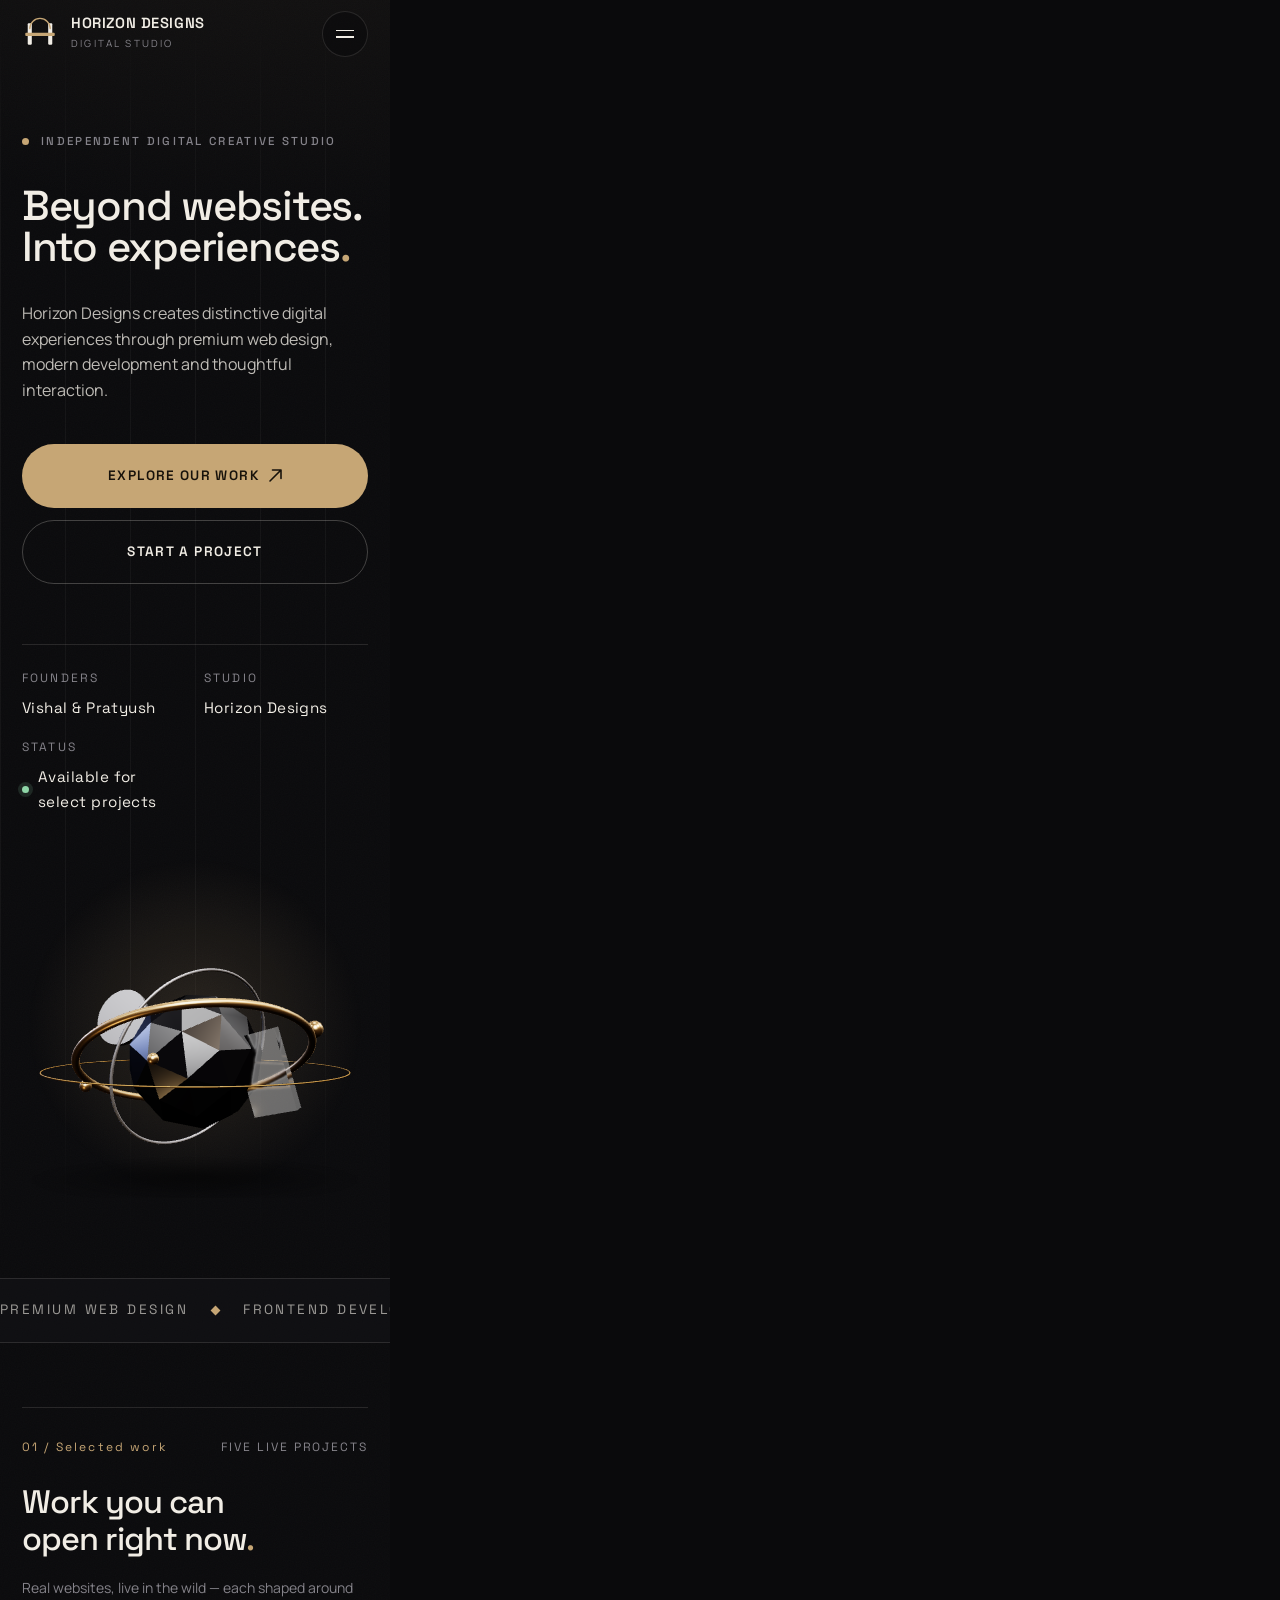
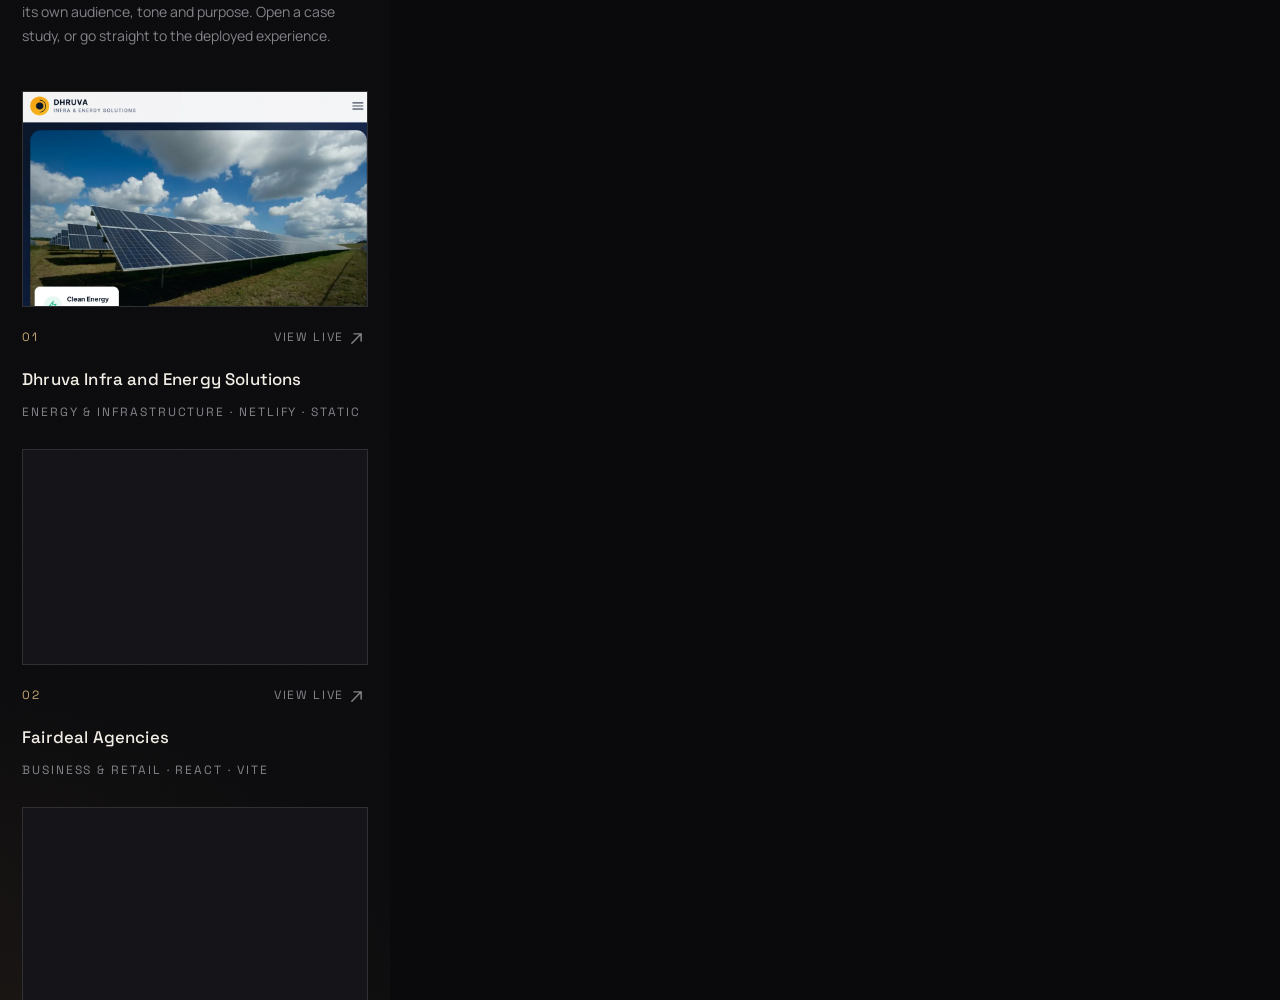
<file: tools/shot.html>
<!DOCTYPE html>
<html lang="en">
<head>
  <meta charset="UTF-8">
  <title>Mobile shot harness (dev tool)</title>
  <!-- Dev-only: renders a page in an exactly-N-px iframe so headless Chrome
       (which enforces a 500px minimum window width on Windows) can capture
       true mobile widths. Usage: shot.html?url=/work.html&w=390&h=3600 -->
  <style>
    * { margin: 0; box-sizing: border-box; }
    body { background: #0A0A0C; }
    iframe { display: block; border: 0; }
  </style>
</head>
<body>
  <iframe id="frame" title="capture frame"></iframe>
  <script>
    (async () => {
      const q = new URLSearchParams(location.search);
      const url = q.get('url') || '/';
      const w = parseInt(q.get('w') || '390', 10);
      const h = parseInt(q.get('h') || '2600', 10);
      const frame = document.getElementById('frame');
      frame.style.width = w + 'px';
      frame.style.height = h + 'px';
      frame.src = url;
      await new Promise((res) => { frame.onload = res; setTimeout(res, 8000); });
      // let the inner page's JS settle (preloader, reveals) under virtual time
      await new Promise((r) => setTimeout(r, 3500));
      document.title = 'capture-ready';
    })();
  </script>
</body>
</html>
</file>
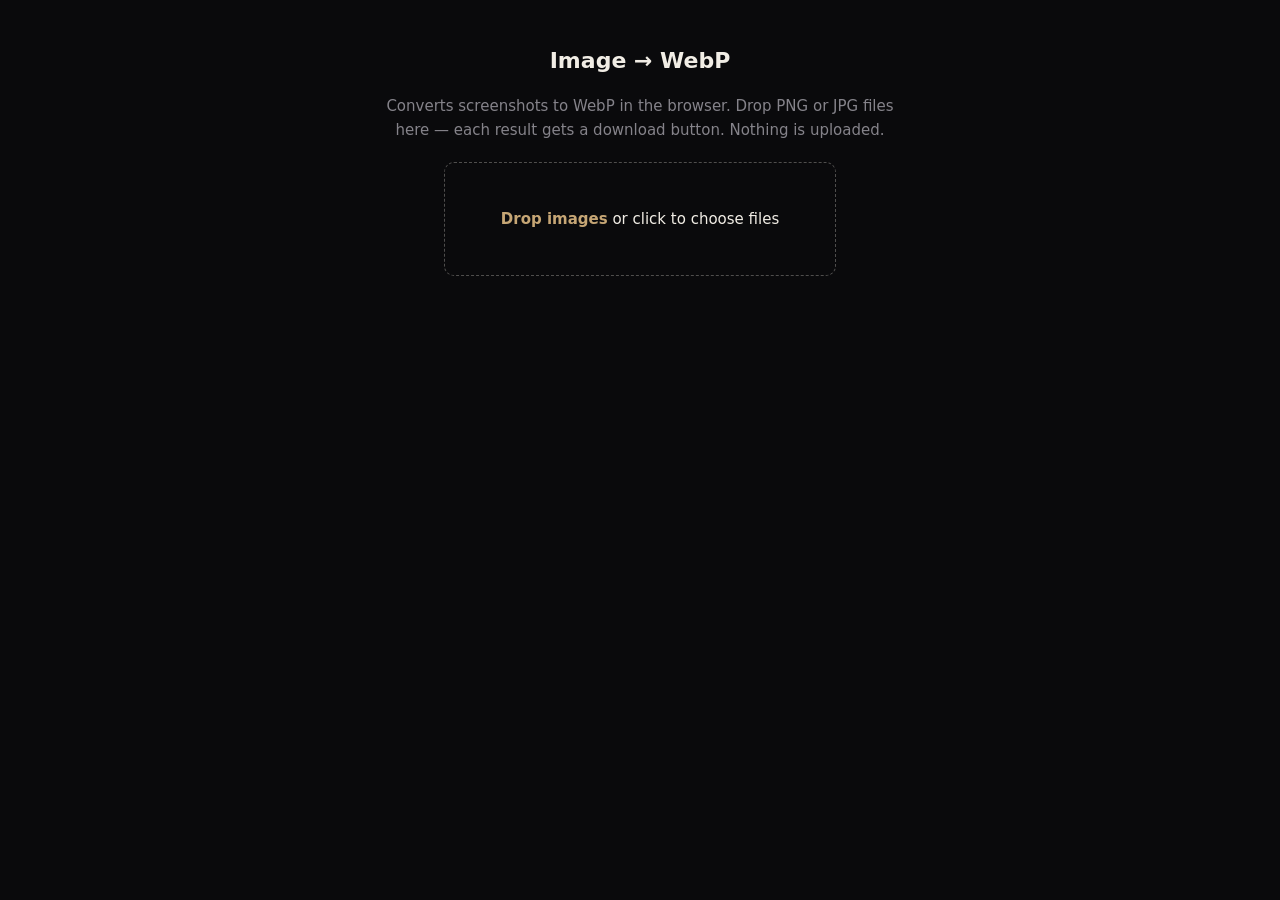
<file: tools/to-webp.html>
<!DOCTYPE html>
<html lang="en">
<head>
  <meta charset="UTF-8">
  <meta name="viewport" content="width=device-width, initial-scale=1">
  <title>Image → WebP converter (dev tool)</title>
  <!-- Dev-only helper (excluded via robots.txt): converts screenshots to WebP
       entirely in the browser using canvas — no build tools required.
       Drag PNG/JPG files onto the page (or use the file picker), then download
       each result. Re-run after replacing any project screenshot. -->
  <style>
    body {
      background: #0A0A0C; color: #F1EDE5; margin: 0;
      font: 15px/1.6 Manrope, system-ui, sans-serif;
      display: flex; flex-direction: column; align-items: center;
      padding: 48px 20px; gap: 20px;
    }
    h1 { font: 600 22px/1.2 "Space Grotesk", system-ui, sans-serif; margin: 0; }
    p { color: #85838A; margin: 0; max-width: 56ch; text-align: center; }
    #drop {
      border: 1px dashed rgba(241,237,229,0.3); border-radius: 10px;
      padding: 44px 56px; text-align: center; cursor: pointer;
      transition: border-color 0.2s, background 0.2s;
    }
    #drop.hot { border-color: #C6A675; background: rgba(198,166,117,0.06); }
    #drop strong { color: #C6A675; }
    #list { list-style: none; padding: 0; margin: 0; width: min(680px, 100%); }
    #list li {
      display: flex; align-items: center; gap: 14px;
      border: 1px solid rgba(241,237,229,0.12); border-radius: 8px;
      padding: 12px 16px; margin-bottom: 10px;
    }
    #list img { width: 72px; height: 48px; object-fit: cover; border-radius: 4px; flex: none; }
    #list .meta { flex: 1; min-width: 0; }
    #list .name { display: block; overflow: hidden; text-overflow: ellipsis; white-space: nowrap; }
    #list .size { color: #85838A; font-size: 13px; }
    #list a {
      color: #0A0A0C; background: #C6A675; text-decoration: none;
      font: 600 13px "Space Grotesk", system-ui, sans-serif;
      padding: 8px 14px; border-radius: 999px; flex: none;
    }
    #file { display: none; }
  </style>
</head>
<body>
  <h1>Image → WebP</h1>
  <p>Converts screenshots to WebP in the browser. Drop PNG or JPG files here —
     each result gets a download button. Nothing is uploaded.</p>

  <div id="drop" role="button" tabindex="0"
       aria-label="Choose image files to convert to WebP">
    <strong>Drop images</strong> or click to choose files
  </div>
  <input id="file" type="file" accept="image/png,image/jpeg" multiple>

  <ul id="list" aria-live="polite"></ul>

  <script>
    (function () {
      var drop = document.getElementById('drop');
      var input = document.getElementById('file');
      var list = document.getElementById('list');

      drop.addEventListener('click', function () { input.click(); });
      drop.addEventListener('keydown', function (e) {
        if (e.key === 'Enter' || e.key === ' ') { e.preventDefault(); input.click(); }
      });
      input.addEventListener('change', function () { handle(input.files); });

      ['dragenter', 'dragover'].forEach(function (ev) {
        drop.addEventListener(ev, function (e) {
          e.preventDefault(); drop.classList.add('hot');
        });
      });
      ['dragleave', 'drop'].forEach(function (ev) {
        drop.addEventListener(ev, function (e) {
          e.preventDefault(); drop.classList.remove('hot');
        });
      });
      drop.addEventListener('drop', function (e) {
        handle(e.dataTransfer.files);
      });

      function handle(files) {
        Array.prototype.forEach.call(files, function (file) {
          if (!/^image\/(png|jpeg)$/.test(file.type)) return;
          var reader = new FileReader();
          reader.onload = function (e) {
            var img = new Image();
            img.onload = function () { convert(file, img); };
            img.src = e.target.result;
          };
          reader.readAsDataURL(file);
        });
      }

      function convert(file, img) {
        var c = document.createElement('canvas');
        c.width = img.naturalWidth;
        c.height = img.naturalHeight;
        c.getContext('2d').drawImage(img, 0, 0);
        var url = c.toDataURL('image/webp', 0.85);
        if (url.indexOf('data:image/webp') !== 0) {
          addRow(file.name, img, null, 'WebP encoding unsupported in this browser');
          return;
        }
        addRow(file.name, img, url, null);
      }

      function addRow(name, img, url, error) {
        var li = document.createElement('li');

        var thumb = document.createElement('img');
        thumb.src = url || '';
        thumb.alt = '';
        li.appendChild(thumb);

        var meta = document.createElement('span');
        meta.className = 'meta';
        var label = document.createElement('span');
        label.className = 'name';
        label.textContent = name.replace(/\.[^.]+$/, '') + '.webp';
        var size = document.createElement('span');
        size.className = 'size';
        size.textContent = error
          ? error
          : img.naturalWidth + '×' + img.naturalHeight +
            ' · ' + Math.round((url.length - url.indexOf(',') - 1) * 0.75 / 1024) + ' KB (approx)';
        meta.appendChild(label);
        meta.appendChild(size);
        li.appendChild(meta);

        if (url) {
          var a = document.createElement('a');
          a.href = url;
          a.download = name.replace(/\.[^.]+$/, '') + '.webp';
          a.textContent = 'Download';
          li.appendChild(a);
        }

        list.appendChild(li);
      }
    })();
  </script>
</body>
</html>
</file>
<file: css/variables.css>
/* ==========================================================================
   Horizon Designs — Design tokens
   Single source of truth for color, type, layout and motion values.
   ========================================================================== */

:root {
  /* --- Color palette ------------------------------------------------------ */
  --c-obsidian: #0a0a0c;        /* page background */
  --c-graphite: #151519;        /* surface */
  --c-elevated: #1d1c21;        /* elevated surface */
  --c-ivory: #f1ede5;           /* primary text */
  --c-stone: #85838a;           /* muted text */
  --c-bronze: #c6a675;          /* champagne bronze accent */
  --c-bronze-deep: #35271d;     /* deep bronze */
  --c-hairline: rgba(241, 237, 229, 0.12);   /* subtle borders */
  --c-hairline-strong: rgba(241, 237, 229, 0.24);
  --c-bronze-line: rgba(198, 166, 117, 0.4);
  --c-bronze-soft: rgba(198, 166, 117, 0.12);
  --c-focus: #e6c896;           /* keyboard focus ring */

  /* --- Typography --------------------------------------------------------- */
  --font-display: "Space Grotesk", "Segoe UI", system-ui, -apple-system, sans-serif;
  --font-body: "Manrope", "Segoe UI", system-ui, -apple-system, sans-serif;

  /* Fluid type scale (clamp: min → preferred → max) */
  --fs-hero: clamp(2.75rem, 1.4rem + 6.4vw, 6.75rem);
  --fs-h2: clamp(2.1rem, 1.3rem + 3.4vw, 4rem);
  --fs-h3: clamp(1.45rem, 1.15rem + 1.1vw, 2.1rem);
  --fs-h4: clamp(1.15rem, 1.02rem + 0.5vw, 1.4rem);
  --fs-lead: clamp(1.02rem, 0.96rem + 0.34vw, 1.24rem);
  --fs-body: clamp(0.97rem, 0.94rem + 0.14vw, 1.05rem);
  --fs-small: 0.875rem;
  --fs-meta: 0.75rem;
  --fs-eyebrow: 0.72rem;

  --tracking-eyebrow: 0.2em;
  --tracking-display: -0.03em;
  --leading-display: 0.98;
  --leading-tight: 1.14;
  --leading-body: 1.65;

  /* --- Layout ------------------------------------------------------------- */
  --max-w: 1440px;
  --gutter: clamp(22px, 5.6vw, 84px);
  --section-y: clamp(84px, 9vw, 164px);
  --header-h: 78px;

  /* --- Motion ------------------------------------------------------------- */
  --ease: cubic-bezier(0.22, 1, 0.36, 1);      /* expressive ease-out */
  --ease-soft: cubic-bezier(0.4, 0, 0.2, 1);   /* neutral */
  --t-btn: 180ms;                               /* button feedback 150–220ms */
  --t-card: 320ms;                              /* card hover 250–400ms */
  --t-reveal: 620ms;                            /* section reveal 450–700ms */
  --t-hero: 1100ms;                             /* hero entrance 800–1400ms */

  /* --- Shapes ------------------------------------------------------------- */
  --radius-pill: 999px;
  --radius-card: 2px;
  --hairline: 1px solid var(--c-hairline);
}

/* Dark selection + sensible default focus for all interactive elements */
::selection {
  background: var(--c-bronze);
  color: var(--c-obsidian);
}
</file>
<file: css/typography.css>
/* ==========================================================================
   Horizon Designs — Typography
   Self-hosted variable fonts (Space Grotesk + Manrope), latin subset.
   ========================================================================== === */

@font-face {
  font-family: "Space Grotesk";
  src: url("../assets/fonts/SpaceGrotesk-var-latin.woff2") format("woff2");
  font-weight: 300 700;
  font-style: normal;
  font-display: swap;
}

@font-face {
  font-family: "Manrope";
  src: url("../assets/fonts/Manrope-var-latin.woff2") format("woff2");
  font-weight: 200 800;
  font-style: normal;
  font-display: swap;
}

body {
  font-family: var(--font-body);
  font-size: var(--fs-body);
  font-weight: 400;
  line-height: var(--leading-body);
  color: var(--c-ivory);
  background: var(--c-obsidian);
}

/* --- Headings ------------------------------------------------------------- */

h1,
h2,
h3,
h4,
.display {
  font-family: var(--font-display);
  letter-spacing: var(--tracking-display);
  text-wrap: balance;
}

h1,
.hero-title {
  font-size: var(--fs-hero);
  line-height: var(--leading-display);
  font-weight: 500;
}

h2,
.section-title {
  font-size: var(--fs-h2);
  line-height: var(--leading-tight);
  font-weight: 500;
}

h3 {
  font-size: var(--fs-h3);
  line-height: var(--leading-tight);
}

h4 {
  font-size: var(--fs-h4);
  line-height: var(--leading-tight);
}

/* --- Supporting text ------------------------------------------------------ */

.lead {
  font-size: var(--fs-lead);
  line-height: 1.6;
  color: color-mix(in srgb, var(--c-ivory) 78%, transparent);
  max-width: 62ch;
}

.muted {
  color: var(--c-stone);
}

.accent {
  color: var(--c-bronze);
}

/* Bronze terminal period — recurring brand signature */
.dot-accent::after {
  content: ".";
  color: var(--c-bronze);
}

/* --- Eyebrow / index labels ---------------------------------------------- */

.eyebrow {
  display: inline-flex;
  align-items: center;
  gap: 12px;
  font-family: var(--font-display);
  font-size: var(--fs-eyebrow);
  font-weight: 500;
  letter-spacing: var(--tracking-eyebrow);
  text-transform: uppercase;
  color: var(--c-stone);
}

.eyebrow--accent {
  color: var(--c-bronze);
}

.eyebrow::before {
  content: "";
  width: 7px;
  height: 7px;
  background: var(--c-bronze);
  border-radius: 50%;
  flex: none;
}

.eyebrow--plain::before {
  display: none;
}

/* Index number, e.g. 01 — */
.index-label {
  font-family: var(--font-display);
  font-size: var(--fs-meta);
  letter-spacing: 0.18em;
  color: var(--c-bronze);
}

.meta-text {
  font-family: var(--font-display);
  font-size: var(--fs-meta);
  letter-spacing: 0.16em;
  text-transform: uppercase;
  color: var(--c-stone);
}

/* --- Body copy helpers ---------------------------------------------------- */

.prose p + p {
  margin-top: 1.1em;
}

.prose a {
  color: var(--c-ivory);
  text-decoration: underline;
  text-decoration-color: var(--c-bronze-line);
  text-underline-offset: 4px;
  transition: text-decoration-color var(--t-btn) var(--ease-soft);
}

.prose a:hover {
  text-decoration-color: var(--c-bronze);
}

/* Text stays selectable and readable without JS */
.no-js .js-only {
  display: none !important;
}
</file>
<file: css/layout.css>
/* ==========================================================================
   Horizon Designs — Layout
   Asymmetric 12-column grid, editorial spacing, section scaffolding.
   ========================================================================== === */

.container {
  width: 100%;
  max-width: var(--max-w);
  margin-inline: auto;
  padding-inline: var(--gutter);
}

.section {
  padding-block: var(--section-y);
  position: relative;
}

.section--tight {
  padding-block: calc(var(--section-y) * 0.62);
}

/* --- Skip link ------------------------------------------------------------ */

.skip-link {
  position: fixed;
  top: 14px;
  left: 14px;
  z-index: 200;
  padding: 12px 20px;
  background: var(--c-bronze);
  color: var(--c-obsidian);
  font-weight: 700;
  font-size: var(--fs-small);
  border-radius: var(--radius-pill);
  transform: translateY(-64px);
  opacity: 0;
  transition: transform 200ms var(--ease), opacity 200ms var(--ease);
}

.skip-link:focus-visible {
  transform: translateY(0);
  opacity: 1;
  outline-offset: 4px;
}

/* --- 12-column grid ------------------------------------------------------- */

.grid-12 {
  display: grid;
  grid-template-columns: repeat(12, minmax(0, 1fr));
  gap: clamp(18px, 2vw, 32px);
}

/* --- Section head: index label sitting on a hairline rule ----------------- */

.section-head {
  display: grid;
  grid-template-columns: minmax(0, 1fr);
  gap: 26px;
  padding-top: 30px;
  border-top: var(--hairline);
  margin-bottom: clamp(44px, 6vw, 84px);
}

.section-head__top {
  display: flex;
  align-items: baseline;
  justify-content: space-between;
  gap: 24px;
  flex-wrap: wrap;
}

.section-head__grid {
  display: grid;
  grid-template-columns: minmax(0, 1.25fr) minmax(0, 1fr);
  gap: clamp(24px, 4vw, 72px);
  align-items: end;
}

.section-head__intro {
  color: var(--c-stone);
  max-width: 46ch;
  justify-self: end;
  font-size: var(--fs-small);
  line-height: 1.7;
}

/* --- Generic split -------------------------------------------------------- */

.split {
  display: grid;
  grid-template-columns: minmax(0, 1fr) minmax(0, 1fr);
  gap: clamp(32px, 5vw, 96px);
}

/* --- Hairline rules ------------------------------------------------------- */

.rule {
  border: 0;
  border-top: var(--hairline);
  width: 100%;
}

.rule--bronze {
  border-top-color: var(--c-bronze-line);
}

/* --- Full-bleed ambient background layer ---------------------------------- */

.ambient {
  position: fixed;
  inset: 0;
  z-index: -2;
  pointer-events: none;
  background:
    radial-gradient(1200px 700px at 78% -8%, rgba(198, 166, 117, 0.07), transparent 62%),
    radial-gradient(900px 900px at -10% 108%, rgba(53, 39, 29, 0.5), transparent 60%),
    var(--c-obsidian);
}

/* Fine static film grain — cheap, never animated */
.ambient::after {
  content: "";
  position: absolute;
  inset: 0;
  opacity: 0.05;
  background-image: url("data:image/svg+xml,%3Csvg xmlns='http://www.w3.org/2000/svg' width='160' height='160'%3E%3Cfilter id='n'%3E%3CfeTurbulence type='fractalNoise' baseFrequency='0.85' numOctaves='2' stitchTiles='stitch'/%3E%3C/filter%3E%3Crect width='100%25' height='100%25' filter='url(%23n)' opacity='0.55'/%3E%3C/svg%3E");
}

/* --- Utility -------------------------------------------------------------- */

.visually-hidden {
  position: absolute !important;
  width: 1px;
  height: 1px;
  padding: 0;
  margin: -1px;
  overflow: hidden;
  clip: rect(0 0 0 0);
  white-space: nowrap;
  border: 0;
}

.u-mt-auto {
  margin-top: auto;
}

.u-block {
  display: block;
}
</file>
<file: css/components.css>
/* ==========================================================================
   Horizon Designs — Components
   Preloader, navigation, hero, marquee, project cards, services, about,
   process, case index, contact form, footer.
   ========================================================================== === */

/* ==========================================================================
   1. PRELOADER
   Brief brand reveal. Failsafe keyframe guarantees it never blocks the page
   even if JavaScript fails (see animation below).
   ========================================================================== */

.preloader {
  position: fixed;
  inset: 0;
  z-index: 300;
  display: grid;
  place-items: center;
  background: var(--c-obsidian);
  animation: preloader-failsafe 0s linear 3.4s forwards; /* JS-broken safety */
}

@keyframes preloader-failsafe {
  to {
    visibility: hidden;
    opacity: 0;
    pointer-events: none;
  }
}

.preloader.is-done {
  transform: translateY(-101%);
  transition: transform 760ms var(--ease);
}

.preloader.is-removed {
  display: none;
}

.no-js .preloader {
  display: none;
}

.preloader__inner {
  display: grid;
  justify-items: center;
  gap: 26px;
}

.preloader__mark {
  width: 56px;
  height: 56px;
  opacity: 0;
  transform: translateY(14px);
  animation: preloader-mark 640ms var(--ease) 80ms forwards;
}

@keyframes preloader-mark {
  to {
    opacity: 1;
    transform: translateY(0);
  }
}

.preloader__word {
  font-family: var(--font-display);
  font-size: var(--fs-meta);
  letter-spacing: 0.5em;
  text-transform: uppercase;
  color: var(--c-stone);
  padding-left: 0.5em;
  opacity: 0;
  animation: preloader-word 700ms var(--ease) 260ms forwards;
}

@keyframes preloader-word {
  to { opacity: 1; }
}

.preloader__bar {
  width: min(220px, 44vw);
  height: 1px;
  background: var(--c-hairline);
  overflow: hidden;
}

.preloader__progress {
  display: block;
  height: 100%;
  width: 100%;
  background: var(--c-bronze);
  transform: scaleX(0);
  transform-origin: left center;
  animation: preloader-progress 900ms var(--ease) 120ms forwards;
}

@keyframes preloader-progress {
  to { transform: scaleX(1); }
}

/* ==========================================================================
   2. HEADER / NAVIGATION
   ========================================================================== */

.site-header {
  position: fixed;
  inset: 0 0 auto 0;
  z-index: 120;
  transition: background-color 300ms var(--ease-soft), backdrop-filter 300ms var(--ease-soft);
}

.site-header__inner {
  display: flex;
  align-items: center;
  justify-content: space-between;
  gap: 28px;
  min-height: var(--header-h);
  padding-block: 10px;
  border-bottom: 1px solid transparent;
  transition: border-color 300ms var(--ease-soft), padding 300ms var(--ease-soft);
}

.site-header.is-scrolled {
  background: rgba(10, 10, 12, 0.78);
  backdrop-filter: blur(14px) saturate(1.1);
  -webkit-backdrop-filter: blur(14px) saturate(1.1);
}

.site-header.is-scrolled .site-header__inner {
  border-bottom-color: var(--c-hairline);
}

/* --- Brand ---------------------------------------------------------------- */

.brand {
  display: inline-flex;
  align-items: center;
  gap: 13px;
  flex: none;
}

.brand__mark {
  width: 36px;
  height: 36px;
  flex: none;
  transition: transform 420ms var(--ease);
}

.brand:hover .brand__mark {
  transform: rotate(-6deg);
}

.brand__name {
  display: block;
  font-family: var(--font-display);
  font-size: 1.02rem;
  font-weight: 600;
  letter-spacing: 0.04em;
  line-height: 1.05;
  text-transform: uppercase;
}

.brand__sub {
  display: block;
  font-size: 0.62rem;
  letter-spacing: 0.3em;
  text-transform: uppercase;
  color: var(--c-stone);
  margin-top: 3px;
}

.brand--footer .brand__mark {
  width: 46px;
  height: 46px;
}

.brand--footer .brand__name {
  font-size: 1.25rem;
}

/* --- Desktop links -------------------------------------------------------- */

.nav-desktop {
  display: flex;
  align-items: center;
  gap: clamp(20px, 2.4vw, 40px);
}

.nav-link {
  position: relative;
  font-family: var(--font-display);
  font-size: 0.82rem;
  font-weight: 500;
  letter-spacing: 0.12em;
  text-transform: uppercase;
  color: color-mix(in srgb, var(--c-ivory) 72%, transparent);
  padding-block: 6px;
  transition: color var(--t-btn) var(--ease-soft);
}

.nav-link::after {
  content: "";
  position: absolute;
  left: 0;
  bottom: 0;
  width: 100%;
  height: 1px;
  background: var(--c-bronze);
  transform: scaleX(0);
  transform-origin: right center;
  transition: transform 320ms var(--ease);
}

.nav-link:hover,
.nav-link.is-active {
  color: var(--c-ivory);
}

.nav-link:hover::after,
.nav-link.is-active::after {
  transform: scaleX(1);
  transform-origin: left center;
}

.nav-link.is-active {
  color: var(--c-bronze);
}

.site-header__actions {
  display: flex;
  align-items: center;
  gap: 18px;
}

/* --- Mobile toggle -------------------------------------------------------- */

.nav-toggle {
  display: none;
  position: relative;
  z-index: 160;
  width: 46px;
  height: 46px;
  border: var(--hairline);
  border-radius: 50%;
  place-items: center;
  background: rgba(10, 10, 12, 0.6);
}

.nav-toggle__lines {
  display: grid;
  gap: 5px;
  width: 18px;
}

.nav-toggle__lines span {
  display: block;
  height: 1.5px;
  background: var(--c-ivory);
  transition: transform 320ms var(--ease), opacity 200ms var(--ease-soft);
}

.nav-toggle[aria-expanded="true"] .nav-toggle__lines span:first-child {
  transform: translateY(3.25px) rotate(45deg);
}

.nav-toggle[aria-expanded="true"] .nav-toggle__lines span:last-child {
  transform: translateY(-3.25px) rotate(-45deg);
}

/* --- Mobile menu ---------------------------------------------------------- */

.mobile-menu {
  position: fixed;
  inset: 0;
  z-index: 140;
  display: grid;
  align-content: center;
  background: rgba(10, 10, 12, 0.97);
  backdrop-filter: blur(18px);
  -webkit-backdrop-filter: blur(18px);
  opacity: 0;
  visibility: hidden;
  pointer-events: none;
  transition: opacity 380ms var(--ease-soft), visibility 0s linear 380ms;
}

.mobile-menu.is-open {
  opacity: 1;
  visibility: visible;
  pointer-events: auto;
  transition: opacity 380ms var(--ease-soft);
}

.mobile-menu__inner {
  display: grid;
  gap: clamp(26px, 5vh, 44px);
  padding-top: var(--header-h);
}

.mobile-menu__list {
  display: grid;
  gap: 6px;
  counter-reset: menu;
}

.mobile-menu__link {
  display: flex;
  align-items: baseline;
  gap: 18px;
  font-family: var(--font-display);
  font-size: clamp(2rem, 9vw, 3.2rem);
  font-weight: 500;
  letter-spacing: var(--tracking-display);
  line-height: 1.16;
  padding-block: 8px;
  border-bottom: var(--hairline);
  opacity: 0;
  transform: translate3d(0, 24px, 0);
  transition:
    opacity 480ms var(--ease) var(--mm-delay, 0ms),
    transform 480ms var(--ease) var(--mm-delay, 0ms),
    color var(--t-btn) var(--ease-soft);
}

.mobile-menu.is-open .mobile-menu__link {
  opacity: 1;
  transform: translate3d(0, 0, 0);
}

.mobile-menu__link::before {
  counter-increment: menu;
  content: "0" counter(menu);
  font-size: 0.72rem;
  letter-spacing: 0.2em;
  color: var(--c-bronze);
}

.mobile-menu__link:hover,
.mobile-menu__link:focus-visible {
  color: var(--c-bronze);
}

.mobile-menu__foot {
  display: grid;
  gap: 14px;
  opacity: 0;
  transform: translate3d(0, 18px, 0);
  transition: opacity 520ms var(--ease) 340ms, transform 520ms var(--ease) 340ms;
}

.mobile-menu.is-open .mobile-menu__foot {
  opacity: 1;
  transform: none;
}

.mobile-menu__foot a {
  font-size: var(--fs-small);
  color: var(--c-stone);
  transition: color var(--t-btn) var(--ease-soft);
  width: fit-content;
}

.mobile-menu__foot a:hover {
  color: var(--c-bronze);
}

/* ==========================================================================
   3. BUTTONS & LINKS
   ========================================================================== */

.btn {
  position: relative;
  display: inline-flex;
  align-items: center;
  justify-content: center;
  gap: 10px;
  padding: 17px 32px;
  border-radius: var(--radius-pill);
  border: 1px solid transparent;
  font-family: var(--font-display);
  font-size: 0.85rem;
  font-weight: 600;
  letter-spacing: 0.1em;
  text-transform: uppercase;
  white-space: nowrap;
  transition:
    transform var(--t-btn) var(--ease),
    background-color var(--t-btn) var(--ease-soft),
    border-color var(--t-btn) var(--ease-soft),
    color var(--t-btn) var(--ease-soft),
    box-shadow var(--t-btn) var(--ease-soft);
}

.btn:active {
  transform: translateY(1px);
}

.btn--primary {
  background: var(--c-bronze);
  color: #17120b;
}

.btn--primary:hover {
  background: #d8bb8c;
  transform: translateY(-2px);
  box-shadow: 0 14px 34px -16px rgba(198, 166, 117, 0.65);
}

.btn--ghost {
  border-color: var(--c-hairline-strong);
  color: var(--c-ivory);
  background: transparent;
}

.btn--ghost:hover {
  border-color: var(--c-bronze-line);
  background: var(--c-bronze-soft);
  transform: translateY(-2px);
}

.btn--sm {
  padding: 12px 22px;
  font-size: 0.75rem;
}

.btn--lg {
  padding: 20px 40px;
}

.btn__arrow {
  display: inline-block;
  transition: transform var(--t-btn) var(--ease);
}

.btn:hover .btn__arrow {
  transform: translate3d(4px, -4px, 0);
}

/* Text link with sliding arrow + hairline underline */
.link-arrow {
  display: inline-flex;
  align-items: center;
  gap: 9px;
  font-family: var(--font-display);
  font-size: 0.82rem;
  font-weight: 500;
  letter-spacing: 0.12em;
  text-transform: uppercase;
  color: var(--c-ivory);
  padding-bottom: 6px;
  border-bottom: 1px solid var(--c-hairline-strong);
  transition: color var(--t-btn) var(--ease-soft), border-color var(--t-btn) var(--ease-soft);
}

.link-arrow svg {
  transition: transform var(--t-btn) var(--ease);
}

.link-arrow:hover {
  color: var(--c-bronze);
  border-bottom-color: var(--c-bronze);
}

.link-arrow:hover svg {
  transform: translate3d(4px, -4px, 0);
}

.link-arrow--down:hover svg {
  transform: translate3d(0, 4px, 0);
}

/* --- Chips ---------------------------------------------------------------- */

.chip {
  display: inline-flex;
  align-items: center;
  gap: 8px;
  padding: 7px 15px;
  border: var(--hairline);
  border-radius: var(--radius-pill);
  font-family: var(--font-display);
  font-size: var(--fs-meta);
  letter-spacing: 0.16em;
  text-transform: uppercase;
  color: var(--c-stone);
  background: rgba(10, 10, 12, 0.35);
  transition: border-color var(--t-btn) var(--ease-soft), color var(--t-btn) var(--ease-soft);
}

.chip--bronze {
  color: var(--c-bronze);
  border-color: var(--c-bronze-line);
}

/* ==========================================================================
   4. HERO
   ========================================================================== */

.hero {
  position: relative;
  min-height: min(100svh, 1000px);
  display: flex;
  align-items: center;
  padding-top: calc(var(--header-h) + clamp(30px, 6vh, 70px));
  padding-bottom: clamp(70px, 10vh, 120px);
  overflow: clip;
}

/* Faint architectural grid lines */
.hero::before {
  content: "";
  position: absolute;
  inset: 0;
  z-index: -1;
  background-image: repeating-linear-gradient(
    to right,
    rgba(241, 237, 229, 0.045) 0 1px,
    transparent 1px calc(100% / 6)
  );
  mask-image: linear-gradient(to bottom, transparent, #000 18%, #000 72%, transparent);
  -webkit-mask-image: linear-gradient(to bottom, transparent, #000 18%, #000 72%, transparent);
  pointer-events: none;
}

.hero__grid {
  display: grid;
  grid-template-columns: minmax(0, 1.08fr) minmax(0, 0.92fr);
  gap: clamp(30px, 4vw, 70px);
  align-items: center;
  width: 100%;
}

.hero__copy {
  position: relative;
  z-index: 2;
  display: grid;
  gap: clamp(22px, 3vh, 34px);
  justify-items: start;
}

.hero-title {
  margin: 0;
}

.hero__lead {
  max-width: 54ch;
}

.hero__ctas {
  display: flex;
  flex-wrap: wrap;
  gap: 16px;
  margin-top: 6px;
}

.hero__meta {
  display: flex;
  flex-wrap: wrap;
  gap: clamp(20px, 3vw, 46px);
  margin-top: clamp(10px, 2vh, 26px);
  padding-top: 24px;
  border-top: var(--hairline);
  width: 100%;
  max-width: 620px;
}

.hero__meta-item {
  display: grid;
  gap: 6px;
}

.hero__meta-item dt {
  font-family: var(--font-display);
  font-size: var(--fs-meta);
  letter-spacing: 0.18em;
  text-transform: uppercase;
  color: var(--c-stone);
}

.hero__meta-item dd {
  margin: 0;
  font-family: var(--font-display);
  font-size: 0.95rem;
  letter-spacing: 0.03em;
  color: var(--c-ivory);
}

.availability {
  display: inline-flex;
  align-items: center;
  gap: 9px;
}

.availability-dot {
  width: 7px;
  height: 7px;
  border-radius: 50%;
  background: #8fd6a8;
  box-shadow: 0 0 0 4px rgba(143, 214, 168, 0.14);
  flex: none;
}

/* --- Hero visual ---------------------------------------------------------- */

.hero__visual {
  position: relative;
  z-index: 1;
  aspect-ratio: 1 / 1;
  max-height: min(64vh, 660px);
  justify-self: stretch;
}

.hero__glow {
  position: absolute;
  inset: -12%;
  background: radial-gradient(closest-side, rgba(198, 166, 117, 0.17), rgba(198, 166, 117, 0.05) 56%, transparent 78%);
  pointer-events: none;
  z-index: 0;
}

#hero-canvas {
  position: absolute;
  inset: 0;
  width: 100%;
  height: 100%;
  z-index: 1;
  opacity: 0;
  transition: opacity 900ms var(--ease-soft);
}

#hero-canvas.is-ready {
  opacity: 1;
}

/* CSS sculpture fallback — shown when WebGL is unavailable or JS fails */
.hero-fallback {
  position: absolute;
  inset: 0;
  display: grid;
  place-items: center;
  opacity: 0;
  pointer-events: none;
  transition: opacity 700ms var(--ease-soft);
}

html.no-js .hero-fallback,
body.webgl-failed .hero-fallback {
  opacity: 1;
}

body.webgl-failed #hero-canvas {
  display: none;
}

.hero-fallback__stage {
  position: relative;
  width: min(72%, 430px);
  aspect-ratio: 1;
  transform-style: preserve-3d;
  perspective: 900px;
  animation: float-slow 9s var(--ease-soft) infinite;
}

.hero-fallback__ring {
  position: absolute;
  inset: 0;
  border: 1.5px solid var(--c-bronze-line);
  border-radius: 50%;
}

.hero-fallback__ring:nth-child(1) {
  inset: 4%;
  transform: rotateX(72deg);
  animation: spin-slow 26s linear infinite;
}

.hero-fallback__ring:nth-child(2) {
  inset: 16%;
  border-color: rgba(241, 237, 229, 0.28);
  transform: rotateX(66deg) rotateY(24deg);
  animation: spin-slow 34s linear infinite reverse;
}

.hero-fallback__ring:nth-child(3) {
  inset: 30%;
  border-color: var(--c-bronze-line);
  border-width: 4px;
  opacity: 0.55;
  transform: rotateX(74deg) rotateZ(30deg);
}

.hero-fallback__core {
  position: absolute;
  inset: 34%;
  border-radius: 50%;
  background:
    radial-gradient(circle at 32% 26%, rgba(241, 237, 229, 0.3), rgba(198, 166, 117, 0.22) 34%, rgba(21, 21, 25, 0.95) 72%),
    var(--c-graphite);
  border: 1px solid var(--c-hairline-strong);
  box-shadow: 0 40px 70px -40px rgba(0, 0, 0, 0.9);
}

/* --- Scroll cue ----------------------------------------------------------- */

.scroll-cue {
  position: absolute;
  left: var(--gutter);
  bottom: clamp(22px, 4vh, 44px);
  display: flex;
  align-items: center;
  gap: 13px;
  font-family: var(--font-display);
  font-size: var(--fs-meta);
  letter-spacing: 0.22em;
  text-transform: uppercase;
  color: var(--c-stone);
}

.scroll-cue__rail {
  position: relative;
  width: 1px;
  height: 46px;
  background: var(--c-hairline);
  overflow: hidden;
}

.scroll-cue__dot {
  position: absolute;
  top: 0;
  left: -1.5px;
  width: 4px;
  height: 10px;
  background: var(--c-bronze);
  border-radius: 3px;
}

/* ==========================================================================
   5. MARQUEE STRIP
   ========================================================================== */

.marquee {
  border-block: var(--hairline);
  padding-block: 20px;
  overflow: hidden;
  background: rgba(21, 21, 25, 0.5);
}

.marquee__track {
  display: flex;
  width: max-content;
}

.marquee__group {
  display: flex;
  align-items: center;
  flex: none;
}

.marquee__item {
  display: inline-flex;
  align-items: center;
  gap: clamp(24px, 3vw, 48px);
  padding-right: clamp(24px, 3vw, 48px);
  font-family: var(--font-display);
  font-size: clamp(0.85rem, 1vw, 1rem);
  letter-spacing: 0.24em;
  text-transform: uppercase;
  color: color-mix(in srgb, var(--c-ivory) 62%, transparent);
  white-space: nowrap;
}

.marquee__item::after {
  content: "";
  width: 7px;
  height: 7px;
  background: var(--c-bronze);
  transform: rotate(45deg);
  flex: none;
}

/* ==========================================================================
   6. PROJECT CARDS (editorial asymmetric grid)
   ========================================================================== */

.work-grid {
  display: grid;
  grid-template-columns: repeat(12, minmax(0, 1fr));
  gap: clamp(34px, 5vw, 84px) clamp(18px, 2vw, 32px);
}

.project {
  display: flex;
  flex-direction: column;
  gap: 22px;
  min-width: 0;
}

.project--featured {
  grid-column: 1 / -1;
}

.project--left {
  grid-column: 1 / span 7;
}

.project--right {
  grid-column: 8 / span 5;
  margin-top: clamp(0px, 6vw, 86px);
}

.project--center {
  grid-column: 3 / span 8;
}

.project__media {
  position: relative;
  display: block;
  overflow: hidden;
  background: var(--c-graphite);
  border: var(--hairline);
  aspect-ratio: 16 / 10;
  transform: perspective(1100px) rotateX(var(--rx, 0deg)) rotateY(var(--ry, 0deg));
  transition: transform var(--t-card) var(--ease), border-color var(--t-card) var(--ease-soft);
  will-change: transform;
}

.project--featured .project__media {
  aspect-ratio: 16 / 8.4;
}

.project--right .project__media {
  aspect-ratio: 4 / 4.6;
}

.project--center .project__media {
  aspect-ratio: 16 / 9;
}

.project__media img {
  width: 100%;
  height: 100%;
  object-fit: cover;
  object-position: top center;
  transform: scale(1.015);
  transition: transform 700ms var(--ease);
}

.project:hover .project__media img {
  transform: scale(1.06);
}

.project:hover .project__media {
  border-color: var(--c-bronze-line);
}

/* Hover veil + live hint (hidden on touch via media query below) */
.project__veil {
  position: absolute;
  inset: 0;
  background: linear-gradient(to top, rgba(10, 10, 12, 0.6), transparent 46%);
  opacity: 0;
  transition: opacity var(--t-card) var(--ease-soft);
}

.project__hint {
  position: absolute;
  right: 18px;
  bottom: 16px;
  display: inline-flex;
  align-items: center;
  gap: 8px;
  padding: 11px 19px;
  background: var(--c-bronze);
  color: #17120b;
  font-family: var(--font-display);
  font-size: var(--fs-meta);
  font-weight: 600;
  letter-spacing: 0.14em;
  text-transform: uppercase;
  border-radius: var(--radius-pill);
  transform: translateY(14px);
  opacity: 0;
  transition: transform var(--t-card) var(--ease), opacity var(--t-card) var(--ease);
}

.project:hover .project__veil,
.project:focus-within .project__veil {
  opacity: 1;
}

.project:hover .project__hint,
.project:focus-within .project__hint {
  transform: translateY(0);
  opacity: 1;
}

.project__body {
  display: grid;
  gap: 15px;
}

.project__top {
  display: flex;
  align-items: center;
  justify-content: space-between;
  gap: 16px;
  padding-bottom: 15px;
  border-bottom: var(--hairline);
}

.project__title {
  font-size: clamp(1.5rem, 2.4vw, 2.5rem);
  line-height: 1.06;
}

.project--featured .project__title {
  font-size: clamp(1.8rem, 3.4vw, 3.4rem);
}

.project__title a {
  transition: color var(--t-btn) var(--ease-soft);
}

.project__title a:hover {
  color: var(--c-bronze);
}

.project__desc {
  color: var(--c-stone);
  font-size: var(--fs-small);
  line-height: 1.7;
  max-width: 64ch;
}

.project__facts {
  display: flex;
  flex-wrap: wrap;
  gap: 10px 30px;
}

.project__fact {
  display: flex;
  align-items: baseline;
  gap: 10px;
  font-size: var(--fs-meta);
  letter-spacing: 0.14em;
  text-transform: uppercase;
}

.project__fact dt {
  color: var(--c-stone);
  font-family: var(--font-display);
}

.project__fact dd {
  margin: 0;
  color: color-mix(in srgb, var(--c-ivory) 84%, transparent);
  font-family: var(--font-display);
}

.project__links {
  display: flex;
  flex-wrap: wrap;
  gap: 14px 26px;
  margin-top: 4px;
}

/* ==========================================================================
   7. SERVICES (editorial rows, not cards)
   ========================================================================== */

.service-list {
  border-top: var(--hairline);
}

.service-row {
  position: relative;
  display: grid;
  grid-template-columns: 64px 56px minmax(200px, 0.9fr) minmax(0, 1.3fr) 44px;
  align-items: center;
  gap: clamp(16px, 2.4vw, 36px);
  padding: clamp(24px, 3vw, 38px) clamp(8px, 1.5vw, 26px);
  border-bottom: var(--hairline);
  overflow: hidden;
  isolation: isolate;
}

.service-row::before {
  content: "";
  position: absolute;
  inset: 0;
  z-index: -1;
  background: linear-gradient(to right, rgba(198, 166, 117, 0.1), rgba(198, 166, 117, 0.02));
  transform: scaleX(0);
  transform-origin: left center;
  transition: transform 520ms var(--ease);
}

.service-row:hover::before,
.service-row:focus-within::before {
  transform: scaleX(1);
}

.service-row__index {
  font-family: var(--font-display);
  font-size: var(--fs-meta);
  letter-spacing: 0.2em;
  color: var(--c-bronze);
  transition: transform 420ms var(--ease);
}

.service-row:hover .service-row__index {
  transform: translateX(6px);
}

.service-row__icon {
  width: 44px;
  height: 44px;
  color: var(--c-bronze);
  transition: transform 420ms var(--ease);
}

.service-row:hover .service-row__icon {
  transform: translateY(-4px);
}

.service-row__title {
  font-size: clamp(1.2rem, 1.8vw, 1.7rem);
}

.service-row__desc {
  color: var(--c-stone);
  font-size: var(--fs-small);
  line-height: 1.7;
}

.service-row__arrow {
  justify-self: end;
  color: var(--c-stone);
  transition: transform 420ms var(--ease), color 420ms var(--ease);
}

.service-row:hover .service-row__arrow {
  transform: translate(5px, -5px);
  color: var(--c-bronze);
}

/* ==========================================================================
   8. ABOUT
   ========================================================================== */

.about__grid {
  display: grid;
  grid-template-columns: minmax(0, 1.15fr) minmax(0, 0.85fr);
  gap: clamp(36px, 6vw, 104px);
  align-items: start;
}

.about__copy {
  display: grid;
  gap: clamp(22px, 3vw, 34px);
  justify-items: start;
}

.about__statement {
  font-size: clamp(1.9rem, 3.4vw, 3.5rem);
  line-height: 1.06;
  margin: 0;
}

.about__prose {
  color: color-mix(in srgb, var(--c-ivory) 76%, transparent);
  max-width: 58ch;
}

.about__skills {
  display: flex;
  flex-wrap: wrap;
  gap: 10px;
}

.about__panel {
  position: relative;
  background: linear-gradient(160deg, var(--c-elevated), var(--c-graphite));
  border: var(--hairline);
  padding: clamp(28px, 3.4vw, 52px);
  min-height: 380px;
  display: grid;
  align-content: space-between;
  gap: 40px;
  overflow: hidden;
}

.about__panel::before {
  content: "";
  position: absolute;
  inset: 0;
  background-image:
    repeating-linear-gradient(to right, rgba(241, 237, 229, 0.05) 0 1px, transparent 1px 64px),
    repeating-linear-gradient(to bottom, rgba(241, 237, 229, 0.05) 0 1px, transparent 1px 64px);
  pointer-events: none;
}

.about__panel-mark {
  position: relative;
  width: clamp(120px, 14vw, 190px);
  margin-inline: auto;
  filter: drop-shadow(0 30px 50px rgba(0, 0, 0, 0.55));
}

.about__panel-caption {
  position: relative;
  display: grid;
  gap: 7px;
  justify-items: center;
  text-align: center;
}

.about__panel-name {
  font-family: var(--font-display);
  font-size: clamp(1.4rem, 2vw, 1.9rem);
  letter-spacing: 0.02em;
}

/* ==========================================================================
   9. PROCESS
   ========================================================================== */

.process {
  position: relative;
}

.process__rail {
  position: relative;
  height: 1px;
  background: var(--c-hairline);
  margin-bottom: clamp(34px, 4vw, 56px);
}

.process__line-fill {
  position: absolute;
  inset: 0;
  background: linear-gradient(to right, var(--c-bronze), rgba(198, 166, 117, 0.25));
}

.process__steps {
  display: grid;
  grid-template-columns: repeat(4, minmax(0, 1fr));
  gap: clamp(24px, 3vw, 46px);
}

.process-step {
  position: relative;
  display: grid;
  gap: 14px;
  align-content: start;
  padding-top: 4px;
}

.process-step::before {
  content: "";
  position: absolute;
  top: calc(-1 * clamp(34px, 4vw, 56px) - 4px);
  left: 0;
  width: 9px;
  height: 9px;
  background: var(--c-obsidian);
  border: 1.5px solid var(--c-bronze);
  border-radius: 50%;
}

.process-step__index {
  font-family: var(--font-display);
  font-size: clamp(2.6rem, 4vw, 4.4rem);
  font-weight: 300;
  line-height: 1;
  letter-spacing: -0.04em;
  color: transparent;
  -webkit-text-stroke: 1px rgba(198, 166, 117, 0.65);
}

.process-step__title {
  font-family: var(--font-display);
  font-size: clamp(1.05rem, 1.4vw, 1.3rem);
  letter-spacing: 0.16em;
  text-transform: uppercase;
}

.process-step__desc {
  color: var(--c-stone);
  font-size: var(--fs-small);
  line-height: 1.7;
  max-width: 34ch;
}

/* ==========================================================================
   10. CASE STUDY INDEX
   ========================================================================== */

.case-list {
  border-top: var(--hairline);
}

.case-row {
  position: relative;
  display: grid;
  grid-template-columns: 70px minmax(0, 1fr) auto 44px;
  align-items: center;
  gap: clamp(16px, 2.5vw, 40px);
  padding: clamp(22px, 2.8vw, 36px) clamp(6px, 1vw, 18px);
  border-bottom: var(--hairline);
  overflow: hidden;
}

.case-row::before {
  content: "";
  position: absolute;
  inset: 0;
  background: var(--c-bronze-soft);
  transform: scaleY(0);
  transform-origin: bottom center;
  transition: transform 460ms var(--ease);
  z-index: -1;
}

.case-row:hover::before,
.case-row:focus-visible::before {
  transform: scaleY(1);
}

.case-row__index {
  font-family: var(--font-display);
  font-size: var(--fs-meta);
  letter-spacing: 0.2em;
  color: var(--c-bronze);
}

.case-row__title {
  font-family: var(--font-display);
  font-size: clamp(1.4rem, 2.8vw, 2.6rem);
  letter-spacing: var(--tracking-display);
  line-height: 1.1;
  transition: transform 420ms var(--ease), color 420ms var(--ease);
}

.case-row:hover .case-row__title {
  transform: translateX(12px);
  color: var(--c-bronze);
}

.case-row__cat {
  font-family: var(--font-display);
  font-size: var(--fs-meta);
  letter-spacing: 0.16em;
  text-transform: uppercase;
  color: var(--c-stone);
}

.case-row__arrow {
  justify-self: end;
  color: var(--c-stone);
  transition: transform 420ms var(--ease), color 420ms var(--ease);
}

.case-row:hover .case-row__arrow {
  transform: translate(5px, -5px);
  color: var(--c-bronze);
}

/* ==========================================================================
   11. CONTACT
   ========================================================================== */

.contact__grid {
  display: grid;
  grid-template-columns: minmax(0, 1fr) minmax(0, 0.92fr);
  gap: clamp(40px, 6vw, 96px);
  align-items: start;
}

.contact__copy {
  display: grid;
  gap: clamp(22px, 3vw, 32px);
  justify-items: start;
}

.contact__email {
  position: relative;
  font-family: var(--font-display);
  font-size: clamp(1.2rem, 2.6vw, 2.3rem);
  letter-spacing: -0.01em;
  word-break: break-word;
  padding-bottom: 10px;
  background-image: linear-gradient(to right, var(--c-bronze), var(--c-bronze));
  background-repeat: no-repeat;
  background-position: 0 100%;
  background-size: 0% 2px;
  transition: background-size 520ms var(--ease), color var(--t-btn) var(--ease-soft);
}

.contact__email:hover {
  background-size: 100% 2px;
  color: var(--c-bronze);
}

.contact__social {
  display: flex;
  flex-wrap: wrap;
  gap: 14px 26px;
}

/* --- Form ----------------------------------------------------------------- */

.inquiry-form {
  background: var(--c-graphite);
  border: var(--hairline);
  padding: clamp(26px, 3.4vw, 46px);
  display: grid;
  gap: 22px;
}

.inquiry-form__head {
  display: grid;
  gap: 8px;
  padding-bottom: 8px;
  border-bottom: var(--hairline);
}

.field {
  display: grid;
  gap: 9px;
}

.field-row {
  display: grid;
  grid-template-columns: repeat(2, minmax(0, 1fr));
  gap: 18px;
}

.field label {
  font-family: var(--font-display);
  font-size: var(--fs-meta);
  letter-spacing: 0.16em;
  text-transform: uppercase;
  color: var(--c-stone);
}

.field label .req {
  color: var(--c-bronze);
}

.field input,
.field select,
.field textarea {
  width: 100%;
  background: var(--c-obsidian);
  border: var(--hairline);
  border-radius: var(--radius-card);
  padding: 14px 16px;
  font-size: 0.95rem;
  color: var(--c-ivory);
  transition: border-color var(--t-btn) var(--ease-soft), background-color var(--t-btn) var(--ease-soft);
}

.field textarea {
  min-height: 130px;
  resize: vertical;
  line-height: 1.6;
}

.field select {
  appearance: none;
  background-image: url("data:image/svg+xml,%3Csvg xmlns='http://www.w3.org/2000/svg' width='12' height='8'%3E%3Cpath d='M1 1l5 5 5-5' stroke='%2385838A' stroke-width='1.5' fill='none' stroke-linecap='round'/%3E%3C/svg%3E");
  background-repeat: no-repeat;
  background-position: right 16px center;
  padding-right: 42px;
}

.field input::placeholder,
.field textarea::placeholder {
  color: color-mix(in srgb, var(--c-stone) 70%, transparent);
}

.field input:hover,
.field select:hover,
.field textarea:hover {
  border-color: var(--c-hairline-strong);
}

.field input:focus-visible,
.field select:focus-visible,
.field textarea:focus-visible {
  outline: none;
  border-color: var(--c-bronze);
  background: #0d0d10;
}

.field.is-invalid input,
.field.is-invalid select,
.field.is-invalid textarea {
  border-color: #d98a7a;
}

.field__error {
  font-size: 0.78rem;
  color: #e0a191;
  min-height: 1em;
}

.field__error:empty {
  min-height: 0;
}

.field--hp {
  position: absolute;
  left: -9999px;
  width: 1px;
  height: 1px;
  overflow: hidden;
}

.form-status {
  font-size: var(--fs-small);
  line-height: 1.6;
  min-height: 1.4em;
}

.form-status.is-success {
  color: #9ed9b3;
}

.form-status.is-info {
  color: var(--c-bronze);
}

.form-status.is-error {
  color: #e0a191;
}

.form-note {
  font-size: 0.78rem;
  color: var(--c-stone);
  line-height: 1.6;
  border-top: var(--hairline);
  padding-top: 16px;
}

.form-note strong {
  color: color-mix(in srgb, var(--c-ivory) 80%, transparent);
  font-weight: 600;
}

/* ==========================================================================
   12. FOOTER
   ========================================================================== */

.site-footer {
  border-top: var(--hairline);
  background: linear-gradient(to bottom, transparent, rgba(21, 21, 25, 0.65));
  padding-top: clamp(56px, 7vw, 96px);
  overflow: clip;
}

.footer__top {
  display: grid;
  grid-template-columns: minmax(0, 1.3fr) repeat(2, minmax(0, 0.7fr));
  gap: clamp(32px, 5vw, 72px);
  padding-bottom: clamp(44px, 6vw, 72px);
  border-bottom: var(--hairline);
}

.footer__brand {
  display: grid;
  gap: 20px;
  justify-items: start;
  align-content: start;
}

.footer__tagline {
  font-family: var(--font-display);
  font-size: clamp(1.05rem, 1.6vw, 1.35rem);
  color: color-mix(in srgb, var(--c-ivory) 82%, transparent);
  max-width: 26ch;
  line-height: 1.4;
}

.footer__col-title {
  font-family: var(--font-display);
  font-size: var(--fs-meta);
  letter-spacing: 0.2em;
  text-transform: uppercase;
  color: var(--c-bronze);
  margin-bottom: 20px;
}

.footer__links {
  display: grid;
  gap: 13px;
}

.footer__links a {
  font-size: var(--fs-small);
  color: var(--c-stone);
  width: fit-content;
  transition: color var(--t-btn) var(--ease-soft), transform var(--t-btn) var(--ease-soft);
}

.footer__links a:hover {
  color: var(--c-ivory);
  transform: translateX(5px);
}

.footer__wordmark {
  font-family: var(--font-display);
  font-size: clamp(3rem, 12.4vw, 12rem);
  font-weight: 500;
  letter-spacing: -0.035em;
  line-height: 0.98;
  text-align: center;
  text-transform: uppercase;
  color: transparent;
  -webkit-text-stroke: 1px rgba(241, 237, 229, 0.16);
  padding-block: clamp(30px, 5vw, 64px) clamp(8px, 1.5vw, 20px);
  user-select: none;
  white-space: nowrap;
}

.footer__bottom {
  display: flex;
  flex-wrap: wrap;
  align-items: center;
  justify-content: space-between;
  gap: 16px 30px;
  padding-block: 26px;
  border-top: var(--hairline);
  font-size: var(--fs-meta);
  letter-spacing: 0.1em;
  text-transform: uppercase;
  color: var(--c-stone);
}

.footer__bottom a {
  transition: color var(--t-btn) var(--ease-soft);
}

.footer__bottom a:hover {
  color: var(--c-bronze);
}

.back-to-top {
  display: inline-flex;
  align-items: center;
  gap: 10px;
  font-family: var(--font-display);
  font-size: var(--fs-meta);
  letter-spacing: 0.16em;
  text-transform: uppercase;
  color: var(--c-stone);
  padding: 11px 20px;
  border: var(--hairline);
  border-radius: var(--radius-pill);
  transition: border-color var(--t-btn) var(--ease-soft), color var(--t-btn) var(--ease-soft), transform var(--t-btn) var(--ease);
}

.back-to-top:hover {
  color: var(--c-bronze);
  border-color: var(--c-bronze-line);
  transform: translateY(-3px);
}

/* ==========================================================================
   13. PAGE HERO (interior pages — lighter counterpart to the home hero)
   ========================================================================== */

.page-hero {
  position: relative;
  padding-block: calc(var(--header-h) + clamp(52px, 8vw, 112px)) clamp(30px, 4.5vw, 60px);
  overflow: clip;
}

.page-hero::before {
  content: "";
  position: absolute;
  top: -34%;
  right: -12%;
  width: min(640px, 62vw);
  aspect-ratio: 1;
  background: radial-gradient(circle, rgba(198, 166, 117, 0.13), transparent 62%);
  filter: blur(28px);
  pointer-events: none;
}

.page-hero .container {
  position: relative;
}

.page-hero__title {
  font-family: var(--font-display);
  font-size: clamp(2.2rem, 5.4vw, 4.8rem);
  font-weight: 500;
  line-height: 1.04;
  letter-spacing: var(--tracking-display);
  margin-top: 20px;
  max-width: 24ch;
}

.page-hero__lead {
  margin-top: 22px;
  max-width: 58ch;
  color: var(--c-stone);
}

.page-hero .hero__meta {
  margin-top: clamp(28px, 3.5vw, 40px);
  max-width: 820px;
}

/* ==========================================================================
   14. CTA BAND (closing panel on every page)
   ========================================================================== */

.cta-band {
  position: relative;
  display: grid;
  justify-items: center;
  text-align: center;
  gap: 18px;
  padding: clamp(44px, 6.5vw, 96px) clamp(22px, 5vw, 80px);
  background: linear-gradient(155deg, var(--c-elevated), var(--c-graphite));
  border: var(--hairline);
  overflow: hidden;
  isolation: isolate;
}

.cta-band::before {
  content: "";
  position: absolute;
  inset: -40% -20% auto;
  height: 140%;
  background: radial-gradient(48% 60% at 50% 0%, rgba(198, 166, 117, 0.16), transparent 70%);
  z-index: -1;
}

.cta-band::after {
  content: "";
  position: absolute;
  inset: 0;
  background-image:
    repeating-linear-gradient(to right, rgba(241, 237, 229, 0.04) 0 1px, transparent 1px 72px),
    repeating-linear-gradient(to bottom, rgba(241, 237, 229, 0.04) 0 1px, transparent 1px 72px);
  pointer-events: none;
  z-index: -1;
}

.cta-band .eyebrow {
  color: var(--c-bronze);
}

.cta-band__title {
  font-family: var(--font-display);
  font-size: clamp(1.8rem, 4.2vw, 3.6rem);
  font-weight: 500;
  line-height: 1.06;
  letter-spacing: var(--tracking-display);
  max-width: 22ch;
}

.cta-band__lead {
  color: var(--c-stone);
  font-size: clamp(0.95rem, 1.1vw, 1.05rem);
  line-height: 1.7;
  max-width: 54ch;
}

.cta-band__actions {
  display: flex;
  flex-wrap: wrap;
  gap: 14px 26px;
  justify-content: center;
  margin-top: 12px;
}

/* ==========================================================================
   15. WORK TEASER (compact project cards on the homepage)
   ========================================================================== */

.work-teaser {
  display: grid;
  grid-template-columns: repeat(3, minmax(0, 1fr));
  gap: clamp(22px, 2.4vw, 36px) clamp(18px, 2vw, 32px);
}

.teaser-card {
  display: grid;
  gap: 13px;
  align-content: start;
  min-width: 0;
}

.teaser-card__media {
  position: relative;
  display: block;
  overflow: hidden;
  background: var(--c-graphite);
  border: var(--hairline);
  aspect-ratio: 4 / 3.1;
  transition: border-color var(--t-card) var(--ease-soft);
}

.teaser-card__media img {
  width: 100%;
  height: 100%;
  object-fit: cover;
  object-position: top center;
  transform: scale(1.02);
  transition: transform 700ms var(--ease);
}

.teaser-card:hover .teaser-card__media img,
.teaser-card:focus-within .teaser-card__media img {
  transform: scale(1.07);
}

.teaser-card:hover .teaser-card__media,
.teaser-card:focus-within .teaser-card__media {
  border-color: var(--c-bronze-line);
}

.teaser-card__top {
  display: flex;
  align-items: center;
  justify-content: space-between;
  gap: 12px;
}

.teaser-card__live {
  display: inline-flex;
  align-items: center;
  gap: 7px;
  min-height: 36px;
  padding: 8px 6px;
  font-family: var(--font-display);
  font-size: var(--fs-meta);
  letter-spacing: 0.14em;
  text-transform: uppercase;
  color: var(--c-stone);
  transition: color var(--t-btn) var(--ease-soft);
}

.teaser-card__live:hover,
.teaser-card__live:focus-visible {
  color: var(--c-bronze);
}

.teaser-card__title {
  font-family: var(--font-display);
  font-size: clamp(1.05rem, 1.4vw, 1.25rem);
  line-height: 1.25;
  letter-spacing: 0.01em;
}

.teaser-card__title a {
  transition: color var(--t-btn) var(--ease-soft);
}

.teaser-card:hover .teaser-card__title a,
.teaser-card:focus-within .teaser-card__title a {
  color: var(--c-bronze);
}

.teaser-card__cat {
  color: var(--c-stone);
}

/* ==========================================================================
   16. SHOWCASE (large alternating project rows on the Work page)
   ========================================================================== */

.showcase {
  display: grid;
  gap: clamp(56px, 8vw, 128px);
}

.showcase__row {
  display: grid;
  grid-template-columns: repeat(12, minmax(0, 1fr));
  gap: clamp(24px, 3vw, 48px);
  align-items: center;
}

.showcase__media-col {
  grid-column: 1 / span 7;
  min-width: 0;
}

.showcase__body-col {
  grid-column: 8 / span 5;
  min-width: 0;
}

.showcase__row:nth-child(even) .showcase__media-col {
  grid-column: 6 / span 7;
  order: 2;
}

.showcase__row:nth-child(even) .showcase__body-col {
  grid-column: 1 / span 5;
  order: 1;
}

.showcase__media {
  position: relative;
  display: block;
  overflow: hidden;
  background: var(--c-graphite);
  border: var(--hairline);
  aspect-ratio: 16 / 10.4;
  transform: perspective(1100px) rotateX(var(--rx, 0deg)) rotateY(var(--ry, 0deg));
  transition:
    transform var(--t-card) var(--ease),
    border-color var(--t-card) var(--ease-soft);
  will-change: transform;
}

.showcase__media img {
  width: 100%;
  height: 100%;
  object-fit: cover;
  object-position: top center;
  transform: scale(1.015);
  transition: transform 700ms var(--ease);
}

.showcase__row:hover .showcase__media img,
.showcase__row:focus-within .showcase__media img {
  transform: scale(1.055);
}

.showcase__row:hover .showcase__media,
.showcase__row:focus-within .showcase__media {
  border-color: var(--c-bronze-line);
}

.showcase__row:hover .project__veil,
.showcase__row:focus-within .project__veil {
  opacity: 1;
}

.showcase__row:hover .project__hint,
.showcase__row:focus-within .project__hint {
  transform: translateY(0);
  opacity: 1;
}

.showcase__index {
  display: block;
  font-family: var(--font-display);
  font-size: clamp(3.4rem, 7vw, 6.6rem);
  font-weight: 300;
  line-height: 1;
  letter-spacing: -0.04em;
  color: transparent;
  -webkit-text-stroke: 1px rgba(198, 166, 117, 0.55);
  margin-bottom: 14px;
  user-select: none;
}

.showcase__body {
  display: grid;
  gap: 15px;
}
</file>
<file: css/animations.css>
/* ==========================================================================
   Horizon Designs — Animation system
   Reusable reveal utilities driven by IntersectionObserver (see js/animations.js).
   Motion policy: opacity + transform only, reduced-motion safe, never blocks
   access to content (elements become visible even if observers never run).
   ========================================================================== === */

/* --- Reveal: fade + rise --------------------------------------------------- */

[data-reveal] {
  opacity: 0;
  transform: translate3d(0, 26px, 0);
  transition:
    opacity var(--t-reveal) var(--ease) var(--reveal-delay, 0ms),
    transform var(--t-reveal) var(--ease) var(--reveal-delay, 0ms);
  will-change: opacity, transform;
}

[data-reveal="fade"] {
  transform: none;
}

[data-reveal="left"] {
  transform: translate3d(-28px, 0, 0);
}

[data-reveal="right"] {
  transform: translate3d(28px, 0, 0);
}

[data-reveal].is-visible {
  opacity: 1;
  transform: translate3d(0, 0, 0);
}

/* Safety net: if JS never runs, content is never hidden */
.no-js [data-reveal] {
  opacity: 1 !important;
  transform: none !important;
}

/* --- Reveal: image mask ---------------------------------------------------- */

[data-reveal="mask"] {
  opacity: 1;
  transform: none;
  clip-path: inset(0 0 100% 0);
  transition: clip-path var(--t-reveal) var(--ease) var(--reveal-delay, 0ms);
}

[data-reveal="mask"].is-visible {
  clip-path: inset(0 0 0 0);
}

.no-js [data-reveal="mask"] {
  clip-path: none !important;
}

/* --- Headline line-by-line reveal (hero) ---------------------------------- */

.line-mask {
  display: block;
  overflow: hidden;
  padding-bottom: 0.08em;
  margin-bottom: -0.08em;
}

.line-mask > span {
  display: block;
  transform: translate3d(0, 112%, 0);
  transition: transform var(--t-hero) var(--ease) var(--line-delay, 0ms);
}

.is-revealed .line-mask > span,
.no-js .line-mask > span {
  transform: translate3d(0, 0, 0);
}

/* --- Hero entrance choreography ------------------------------------------- */

.hero [data-hero-item] {
  opacity: 0;
  transform: translate3d(0, 22px, 0);
  transition:
    opacity var(--t-hero) var(--ease) var(--hero-delay, 0ms),
    transform var(--t-hero) var(--ease) var(--hero-delay, 0ms);
}

.hero.is-revealed [data-hero-item],
.no-js .hero [data-hero-item] {
  opacity: 1;
  transform: translate3d(0, 0, 0);
}

/* --- Ambient float (decorative only, cheap transform) --------------------- */

@keyframes float-slow {
  0%, 100% { transform: translate3d(0, 0, 0); }
  50% { transform: translate3d(0, -14px, 0); }
}

@keyframes spin-slow {
  to { transform: rotate(360deg); }
}

@keyframes marquee-slide {
  from { transform: translate3d(0, 0, 0); }
  to { transform: translate3d(-50%, 0, 0); }
}

@keyframes draw-line {
  from { transform: scaleX(0); }
  to { transform: scaleX(1); }
}

@keyframes pulse-dot {
  0%, 100% { opacity: 1; }
  50% { opacity: 0.35; }
}

@keyframes cue-slide {
  0% { transform: translate3d(0, -4px, 0); opacity: 0; }
  40% { opacity: 1; }
  100% { transform: translate3d(0, 10px, 0); opacity: 0; }
}

/* --- Scroll cue ----------------------------------------------------------- */

.scroll-cue__dot {
  animation: cue-slide 1.9s var(--ease-soft) infinite;
}

/* --- Interior page hero entrance (CSS-only, no JS dependency) ------------- */

@keyframes page-rise {
  from {
    opacity: 0;
    transform: translate3d(0, 22px, 0);
  }
  to {
    opacity: 1;
    transform: translate3d(0, 0, 0);
  }
}

.page-hero [data-page-item] {
  animation: page-rise 0.8s var(--ease) both;
  animation-delay: var(--pd, 0ms);
}

.no-js .page-hero [data-page-item] {
  animation: none;
}

.availability-dot {
  animation: pulse-dot 2.6s var(--ease-soft) infinite;
}

/* --- Process timeline fill ------------------------------------------------ */

.process__line-fill {
  transform: scaleX(0);
  transform-origin: left center;
  transition: transform 1.4s var(--ease) 150ms;
}

.process.is-visible .process__line-fill {
  transform: scaleX(1);
}

/* --- Marquee -------------------------------------------------------------- */

.marquee__track {
  animation: marquee-slide 42s linear infinite;
  will-change: transform;
}

.marquee:hover .marquee__track {
  animation-play-state: paused;
}

/* --- Reduced motion: collapse everything to static states ----------------- */

@media (prefers-reduced-motion: reduce) {
  [data-reveal],
  [data-reveal="mask"],
  .hero [data-hero-item],
  .line-mask > span,
  .page-hero [data-page-item] {
    opacity: 1 !important;
    transform: none !important;
    clip-path: none !important;
    transition: none !important;
    animation: none !important;
  }

  .marquee__track {
    animation: none !important;
    transform: none !important;
    flex-wrap: wrap;
  }

  .scroll-cue__dot,
  .availability-dot {
    animation: none !important;
  }

  .process__line-fill {
    transform: scaleX(1) !important;
    transition: none !important;
  }
}
</file>
<file: css/responsive.css>
/* ==========================================================================
   Horizon Designs — Responsive layer
   Breakpoints: 1200 · 1024 · 901 (mobile menu) · 768 · 560 · 380
   Verified targets: 360, 390, 768, 1024, 1440, 1920 — no horizontal
   overflow, no clipped headings, touch-friendly controls.
   ========================================================================== === */

/* --- Large desktop: soften the hero scale --------------------------------- */

@media (max-width: 1200px) {
  :root {
    --fs-hero: clamp(2.6rem, 1.5rem + 5.4vw, 5.4rem);
    --gutter: clamp(24px, 4.6vw, 64px);
  }

  .service-row {
    grid-template-columns: 52px 50px minmax(180px, 0.9fr) minmax(0, 1.3fr) 38px;
    gap: clamp(14px, 2vw, 26px);
  }

  .project--right {
    margin-top: clamp(0px, 4vw, 60px);
  }
}

/* --- Laptop --------------------------------------------------------------- */

@media (max-width: 1024px) {
  .section-head__grid {
    grid-template-columns: minmax(0, 1.1fr) minmax(0, 1fr);
    gap: clamp(20px, 3vw, 44px);
  }

  .nav-desktop {
    gap: 18px;
  }

  .hero__grid {
    grid-template-columns: minmax(0, 1.15fr) minmax(0, 0.85fr);
    gap: 24px;
  }

  .process-step__desc {
    max-width: none;
  }

  .footer__wordmark {
    -webkit-text-stroke: 1px rgba(241, 237, 229, 0.14);
  }
}

/* ==========================================================================
   ≤ 901px — mobile navigation takes over, sections stack
   ========================================================================== */

@media (max-width: 901px) {
  :root {
    --header-h: 68px;
    --gutter: clamp(20px, 5.5vw, 30px);
    --section-y: clamp(64px, 11vw, 96px);
  }

  /* --- Navigation --- */
  .nav-desktop {
    display: none;
  }

  .nav-toggle {
    display: grid;
  }

  .site-header__actions .btn {
    display: none; /* CTA lives inside the mobile menu */
  }

  .site-header.is-scrolled {
    background: rgba(10, 10, 12, 0.9);
  }

  /* --- Hero: copy first, sculpture below --- */
  .hero {
    min-height: auto;
    min-height: 100svh;
    padding-top: calc(var(--header-h) + clamp(36px, 8vh, 64px));
    padding-bottom: clamp(48px, 8vh, 80px);
  }

  .hero__grid {
    grid-template-columns: minmax(0, 1fr);
    gap: clamp(38px, 7vw, 56px);
  }

  .hero__copy {
    order: 1;
  }

  .hero__visual {
    order: 2;
    max-height: 48vh;
    width: min(100%, 460px);
    justify-self: center;
  }

  .hero__meta {
    max-width: none;
  }

  .scroll-cue {
    display: none; /* no overlap risk with the stacked visual */
  }

  /* --- Section heads stack --- */
  .section-head__grid {
    grid-template-columns: minmax(0, 1fr);
    gap: 18px;
  }

  .section-head__intro {
    justify-self: start;
  }

  .split,
  .about__grid,
  .contact__grid {
    grid-template-columns: minmax(0, 1fr);
  }

  /* --- Work grid: single column, even rhythm --- */
  .work-grid {
    gap: clamp(52px, 9vw, 72px);
  }

  .project--featured,
  .project--left,
  .project--right,
  .project--center {
    grid-column: 1 / -1;
    margin-top: 0;
  }

  .project__media,
  .project--featured .project__media,
  .project--right .project__media,
  .project--center .project__media {
    aspect-ratio: 16 / 10;
    transform: none; /* no tilt on touch layouts */
  }

  .project__veil,
  .project__hint {
    display: none;
  }

  /* --- Services: stacked rows --- */
  .service-row {
    grid-template-columns: 46px minmax(0, 1fr) 36px;
    grid-template-areas:
      "idx title arrow"
      "icon desc desc";
    gap: 14px 16px;
    padding-inline: 4px;
  }

  .service-row__index { grid-area: idx; align-self: center; }
  .service-row__title { grid-area: title; align-self: center; }
  .service-row__icon { grid-area: icon; align-self: start; }
  .service-row__desc { grid-area: desc; }
  .service-row__arrow { grid-area: arrow; align-self: center; }

  /* --- Process: vertical timeline --- */
  .process {
    padding-left: 34px;
  }

  .process__rail {
    position: absolute;
    left: 4px;
    top: 6px;
    bottom: 6px;
    width: 1px;
    height: auto;
    margin-bottom: 0;
  }

  .process__line-fill {
    transform-origin: top center;
    transform: scaleY(0);
    background: linear-gradient(to bottom, var(--c-bronze), rgba(198, 166, 117, 0.25));
    transition: transform 1.4s var(--ease) 150ms;
  }

  .process.is-visible .process__line-fill {
    transform: scaleY(1);
  }

  .process__steps {
    grid-template-columns: minmax(0, 1fr);
    gap: clamp(30px, 6vw, 42px);
  }

  .process-step {
    padding-top: 0;
  }

  .process-step::before {
    top: 10px;
    left: -34px;
  }

  .process-step__desc {
    max-width: 52ch;
  }

  /* --- Case rows: title + category on two lines --- */
  .case-row {
    grid-template-columns: 54px minmax(0, 1fr) 34px;
    grid-template-areas:
      "idx title arrow"
      "idx cat   arrow";
    row-gap: 6px;
  }

  .case-row__index { grid-area: idx; align-self: start; padding-top: 6px; }
  .case-row__title { grid-area: title; }
  .case-row__cat { grid-area: cat; }
  .case-row__arrow { grid-area: arrow; align-self: center; }

  .case-row:hover .case-row__title {
    transform: translateX(6px);
  }

  /* --- Touch-friendly link targets (WCAG 2.5.5 sizing) --- */
  .link-arrow {
    padding-block: 12px 14px;
  }

  .footer__links a,
  .mobile-menu__foot a {
    padding-block: 8px;
    margin-block: -6px;
  }

  /* --- Footer --- */
  .footer__top {
    grid-template-columns: minmax(0, 1fr) minmax(0, 1fr);
    gap: 36px;
  }

  .footer__brand {
    grid-column: 1 / -1;
  }
}

/* ==========================================================================
   ≤ 768px — tablets and large phones
   ========================================================================== */

@media (max-width: 768px) {
  :root {
    --fs-hero: clamp(2.45rem, 1.4rem + 5vw, 4.2rem);
    --fs-h2: clamp(1.9rem, 1.4rem + 2.6vw, 3rem);
  }

  .hero {
    min-height: auto;
  }

  .hero__ctas {
    width: 100%;
  }

  .hero__meta {
    gap: 20px 32px;
  }

  .marquee__item {
    letter-spacing: 0.18em;
  }

  .inquiry-form {
    padding: clamp(22px, 5vw, 32px);
  }

  .field-row {
    grid-template-columns: minmax(0, 1fr);
  }

  .about__panel {
    min-height: 320px;
  }

  .footer__wordmark {
    font-size: clamp(2.6rem, 13vw, 5rem);
  }
}

/* ==========================================================================
   ≤ 560px — small phones
   ========================================================================== */

@media (max-width: 560px) {
  :root {
    --gutter: 22px;
    --fs-lead: 1rem;
  }

  .brand__name {
    font-size: 0.92rem;
  }

  .brand__sub {
    letter-spacing: 0.22em;
  }

  .hero__ctas {
    flex-direction: column;
    align-items: stretch;
    gap: 12px;
  }

  .hero__ctas .btn {
    width: 100%;
  }

  .hero__meta {
    display: grid;
    grid-template-columns: repeat(2, minmax(0, 1fr));
    gap: 18px;
  }

  .project__links {
    flex-direction: column;
    align-items: flex-start;
    gap: 16px;
  }

  .service-row {
    grid-template-columns: minmax(0, 1fr) 32px;
    grid-template-areas:
      "idx   arrow"
      "title title"
      "icon  icon"
      "desc  desc";
    gap: 10px 12px;
  }

  .service-row__icon {
    width: 38px;
    height: 38px;
    margin-top: 4px;
  }

  .contact__email {
    font-size: clamp(1rem, 5.4vw, 1.4rem);
  }

  .contact__social {
    width: 100%;
    flex-direction: column;
    align-items: stretch;
    gap: 12px;
  }

  .contact__social .btn {
    width: 100%;
  }

  .footer__top {
    grid-template-columns: minmax(0, 1fr);
  }

  .footer__brand {
    grid-column: auto;
  }

  .footer__bottom {
    flex-direction: column;
    align-items: flex-start;
    gap: 14px;
  }

  .back-to-top {
    order: -1;
  }

  .mobile-menu__link {
    font-size: clamp(1.75rem, 8.5vw, 2.6rem);
  }
}

/* ==========================================================================
   ≤ 380px — very small phones
   ========================================================================== */

@media (max-width: 380px) {
  :root {
    --gutter: 18px;
    --fs-hero: clamp(2.2rem, 1.5rem + 5vw, 2.6rem);
  }

  .brand__sub {
    display: none;
  }

  .hero__meta {
    grid-template-columns: minmax(0, 1fr);
  }

  .btn {
    padding: 15px 24px;
    font-size: 0.8rem;
  }

  .case-row {
    grid-template-columns: 40px minmax(0, 1fr) 26px;
  }

  .case-row__title {
    font-size: clamp(1.2rem, 7vw, 1.5rem);
  }
}

/* ==========================================================================
   Multi-page components — responsive rules (page-hero, cta-band,
   work teaser, showcase)
   ========================================================================== */

@media (max-width: 1200px) {
  .work-teaser {
    grid-template-columns: repeat(2, minmax(0, 1fr));
    gap: clamp(26px, 3.5vw, 40px) clamp(18px, 2vw, 32px);
  }

  .showcase__media-col,
  .showcase__row:nth-child(even) .showcase__media-col {
    grid-column: 1 / span 7;
  }

  .showcase__body-col,
  .showcase__row:nth-child(even) .showcase__body-col {
    grid-column: 8 / span 5;
  }

  .showcase__row:nth-child(even) .showcase__media-col {
    order: 1;
  }

  .showcase__row:nth-child(even) .showcase__body-col {
    order: 2;
  }
}

@media (max-width: 901px) {
  .showcase__row,
  .showcase__row:nth-child(even) {
    grid-template-columns: 1fr;
    gap: 26px;
    align-items: start;
  }

  .showcase__media-col,
  .showcase__body-col,
  .showcase__row:nth-child(even) .showcase__media-col,
  .showcase__row:nth-child(even) .showcase__body-col {
    grid-column: 1 / -1;
    order: initial;
  }

  .showcase__index {
    font-size: clamp(2.8rem, 9vw, 4.4rem);
    margin-bottom: 10px;
  }

  .page-hero {
    padding-block: calc(var(--header-h) + clamp(40px, 9vw, 72px)) clamp(22px, 4vw, 40px);
  }
}

@media (max-width: 560px) {
  .work-teaser {
    grid-template-columns: 1fr;
  }

  .teaser-card__media {
    aspect-ratio: 16 / 10;
  }

  .cta-band {
    padding: clamp(36px, 9vw, 56px) 20px;
    gap: 14px;
  }

  .cta-band__actions {
    width: 100%;
    flex-direction: column;
    align-items: stretch;
  }

  .cta-band__actions .btn {
    justify-content: center;
  }

  .page-hero__title {
    font-size: clamp(2rem, 9vw, 2.6rem);
  }
}

/* ==========================================================================
   Wide screens — keep the composition bounded
   ========================================================================== */

@media (min-width: 1921px) {
  .hero__visual {
    max-height: 700px;
  }

  .footer__wordmark {
    font-size: clamp(6rem, 11vw, 13rem);
  }
}

/* ==========================================================================
   Coarse pointers — kill hover-dependent flourishes
   ========================================================================== */

@media (hover: none) {
  .project__veil,
  .project__hint {
    display: none;
  }

  .project__media,
  .showcase__media {
    transform: none !important;
  }

  .marquee:hover .marquee__track {
    animation-play-state: running;
  }
}

/* ==========================================================================
   Print — readable, quiet
   ========================================================================== */

@media print {
  .site-header,
  .preloader,
  .ambient,
  .scroll-cue,
  .marquee,
  .hero__visual,
  .back-to-top {
    display: none !important;
  }

  body {
    background: #fff;
    color: #111;
  }
}
</file>
